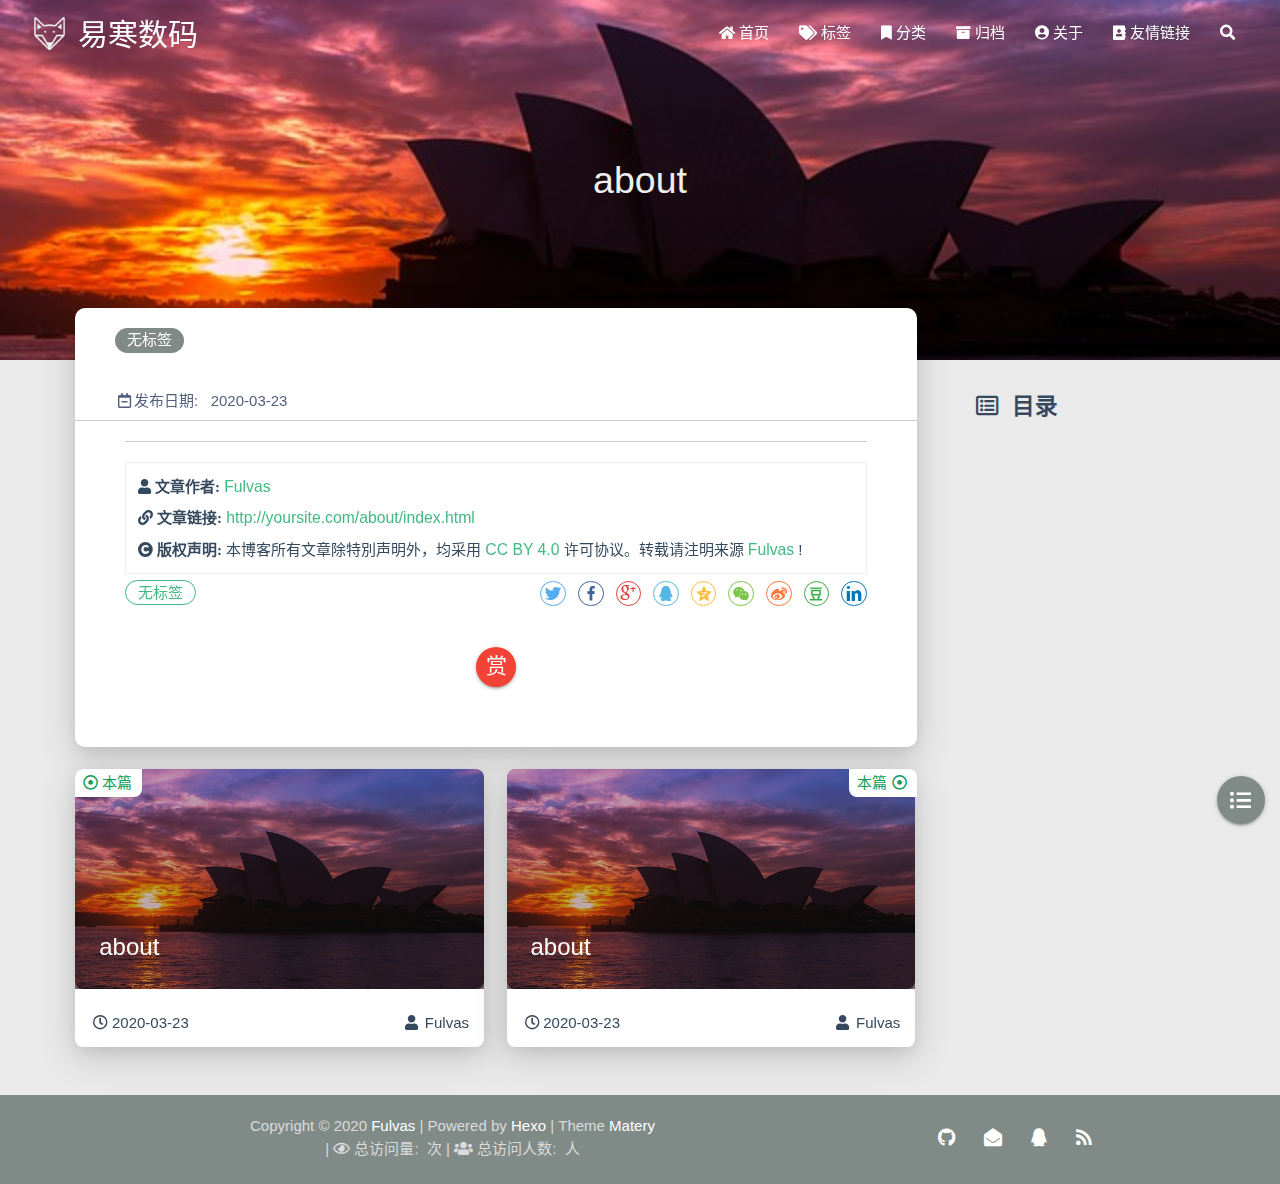
<file: about/index.html>
<!DOCTYPE HTML>
<html lang="zh-CN">


<head>
    <meta charset="utf-8">
    <meta name="keywords" content="关于, 数码,易寒">
    <meta name="description" content="关于 | 易寒数码">
    <meta http-equiv="X-UA-Compatible" content="IE=edge">
    <meta name="viewport" content="width=device-width, initial-scale=1.0, user-scalable=no">
    <meta name="renderer" content="webkit|ie-stand|ie-comp">
    <meta name="mobile-web-app-capable" content="yes">
    <meta name="format-detection" content="telephone=no">
    <meta name="apple-mobile-web-app-capable" content="yes">
    <meta name="apple-mobile-web-app-status-bar-style" content="black-translucent">
    <title>关于 | 易寒数码</title>
    <link rel="icon" type="image/png" href="/favicon.png">

    <link rel="stylesheet" type="text/css" href="/libs/awesome/css/all.css">
    <link rel="stylesheet" type="text/css" href="/libs/materialize/materialize.min.css">
    <link rel="stylesheet" type="text/css" href="/libs/aos/aos.css">
    <link rel="stylesheet" type="text/css" href="/libs/animate/animate.min.css">
    <link rel="stylesheet" type="text/css" href="/libs/lightGallery/css/lightgallery.min.css">
    <link rel="stylesheet" type="text/css" href="/css/matery.css">
    <link rel="stylesheet" type="text/css" href="/css/my.css">
    
    <script src="/libs/jquery/jquery.min.js"></script>
    
<meta name="generator" content="Hexo 4.2.0"><link rel="alternate" href="/atom.xml" title="易寒数码" type="application/atom+xml">
<link rel="stylesheet" href="/css/prism-tomorrow.css" type="text/css"></head>


<body>
    <header class="navbar-fixed">
    <nav id="headNav" class="bg-color nav-transparent">
        <div id="navContainer" class="nav-wrapper head-container">
            <div class="brand-logo">
                <a href="/" class="waves-effect waves-light">
                    
                    <img src="/medias/logo.png" class="logo-img" alt="LOGO">
                    
                    <span class="logo-span">易寒数码</span>
                </a>
            </div>
            

<a href="#" data-target="mobile-nav" class="sidenav-trigger button-collapse"><i class="fas fa-bars"></i></a>
<ul class="right nav-menu">
  
  <li class="hide-on-med-and-down nav-item">
    
    <a href="/" class="waves-effect waves-light">
      
      <i class="fas fa-home" style="zoom: 0.6;"></i>
      
      <span>首页</span>
    </a>
    
  </li>
  
  <li class="hide-on-med-and-down nav-item">
    
    <a href="/tags" class="waves-effect waves-light">
      
      <i class="fas fa-tags" style="zoom: 0.6;"></i>
      
      <span>标签</span>
    </a>
    
  </li>
  
  <li class="hide-on-med-and-down nav-item">
    
    <a href="/categories" class="waves-effect waves-light">
      
      <i class="fas fa-bookmark" style="zoom: 0.6;"></i>
      
      <span>分类</span>
    </a>
    
  </li>
  
  <li class="hide-on-med-and-down nav-item">
    
    <a href="/archives" class="waves-effect waves-light">
      
      <i class="fas fa-archive" style="zoom: 0.6;"></i>
      
      <span>归档</span>
    </a>
    
  </li>
  
  <li class="hide-on-med-and-down nav-item">
    
    <a href="/about" class="waves-effect waves-light">
      
      <i class="fas fa-user-circle" style="zoom: 0.6;"></i>
      
      <span>关于</span>
    </a>
    
  </li>
  
  <li class="hide-on-med-and-down nav-item">
    
    <a href="/friends" class="waves-effect waves-light">
      
      <i class="fas fa-address-book" style="zoom: 0.6;"></i>
      
      <span>友情链接</span>
    </a>
    
  </li>
  
  <li>
    <a href="#searchModal" class="modal-trigger waves-effect waves-light">
      <i id="searchIcon" class="fas fa-search" title="搜索" style="zoom: 0.85;"></i>
    </a>
  </li>
</ul>

<div id="mobile-nav" class="side-nav sidenav">

    <div class="mobile-head bg-color">
        
        <img src="/medias/logo.png" class="logo-img circle responsive-img">
        
        <div class="logo-name">易寒数码</div>
        <div class="logo-desc">
            
            长夜漫漫，惟剑相伴
            
        </div>
    </div>

    

    <ul class="menu-list mobile-menu-list">
        
        <li class="m-nav-item">
	  
		<a href="/" class="waves-effect waves-light">
			
			    <i class="fa-fw fas fa-home"></i>
			
			首页
		</a>
          
        </li>
        
        <li class="m-nav-item">
	  
		<a href="/tags" class="waves-effect waves-light">
			
			    <i class="fa-fw fas fa-tags"></i>
			
			标签
		</a>
          
        </li>
        
        <li class="m-nav-item">
	  
		<a href="/categories" class="waves-effect waves-light">
			
			    <i class="fa-fw fas fa-bookmark"></i>
			
			分类
		</a>
          
        </li>
        
        <li class="m-nav-item">
	  
		<a href="/archives" class="waves-effect waves-light">
			
			    <i class="fa-fw fas fa-archive"></i>
			
			归档
		</a>
          
        </li>
        
        <li class="m-nav-item">
	  
		<a href="/about" class="waves-effect waves-light">
			
			    <i class="fa-fw fas fa-user-circle"></i>
			
			关于
		</a>
          
        </li>
        
        <li class="m-nav-item">
	  
		<a href="/friends" class="waves-effect waves-light">
			
			    <i class="fa-fw fas fa-address-book"></i>
			
			友情链接
		</a>
          
        </li>
        
        
        <li><div class="divider"></div></li>
        <li>
            <a href="https://github.com/blinkfox/hexo-theme-matery" class="waves-effect waves-light" target="_blank">
                <i class="fab fa-github-square fa-fw"></i>Fork Me
            </a>
        </li>
        
    </ul>
</div>

        </div>

        
            <style>
    .nav-transparent .github-corner {
        display: none !important;
    }

    .github-corner {
        position: absolute;
        z-index: 10;
        top: 0;
        right: 0;
        border: 0;
        transform: scale(1.1);
    }

    .github-corner svg {
        color: #0f9d58;
        fill: #fff;
        height: 64px;
        width: 64px;
    }

    .github-corner:hover .octo-arm {
        animation: a 0.56s ease-in-out;
    }

    .github-corner .octo-arm {
        animation: none;
    }

    @keyframes a {
        0%,
        to {
            transform: rotate(0);
        }
        20%,
        60% {
            transform: rotate(-25deg);
        }
        40%,
        80% {
            transform: rotate(10deg);
        }
    }
</style>

<a href="https://github.com/blinkfox/hexo-theme-matery" class="github-corner tooltipped hide-on-med-and-down" target="_blank"
   data-tooltip="Fork Me" data-position="left" data-delay="50">
    <svg viewBox="0 0 250 250" aria-hidden="true">
        <path d="M0,0 L115,115 L130,115 L142,142 L250,250 L250,0 Z"></path>
        <path d="M128.3,109.0 C113.8,99.7 119.0,89.6 119.0,89.6 C122.0,82.7 120.5,78.6 120.5,78.6 C119.2,72.0 123.4,76.3 123.4,76.3 C127.3,80.9 125.5,87.3 125.5,87.3 C122.9,97.6 130.6,101.9 134.4,103.2"
              fill="currentColor" style="transform-origin: 130px 106px;" class="octo-arm"></path>
        <path d="M115.0,115.0 C114.9,115.1 118.7,116.5 119.8,115.4 L133.7,101.6 C136.9,99.2 139.9,98.4 142.2,98.6 C133.8,88.0 127.5,74.4 143.8,58.0 C148.5,53.4 154.0,51.2 159.7,51.0 C160.3,49.4 163.2,43.6 171.4,40.1 C171.4,40.1 176.1,42.5 178.8,56.2 C183.1,58.6 187.2,61.8 190.9,65.4 C194.5,69.0 197.7,73.2 200.1,77.6 C213.8,80.2 216.3,84.9 216.3,84.9 C212.7,93.1 206.9,96.0 205.4,96.6 C205.1,102.4 203.0,107.8 198.3,112.5 C181.9,128.9 168.3,122.5 157.7,114.1 C157.9,116.9 156.7,120.9 152.7,124.9 L141.0,136.5 C139.8,137.7 141.6,141.9 141.8,141.8 Z"
              fill="currentColor" class="octo-body"></path>
    </svg>
</a>
        
    </nav>

</header>

    



<div class="bg-cover pd-header post-cover" style="background-image: url('/medias/featureimages/5.jpg')">
    <div class="container" style="right: 0px;left: 0px;">
        <div class="row">
            <div class="col s12 m12 l12">
                <div class="brand">
                    <h1 class="description center-align post-title">about</h1>
                </div>
            </div>
        </div>
    </div>
</div>




<main class="post-container content">

    
    <link rel="stylesheet" href="/libs/tocbot/tocbot.css">
<style>
    #articleContent h1::before,
    #articleContent h2::before,
    #articleContent h3::before,
    #articleContent h4::before,
    #articleContent h5::before,
    #articleContent h6::before {
        display: block;
        content: " ";
        height: 100px;
        margin-top: -100px;
        visibility: hidden;
    }

    #articleContent :focus {
        outline: none;
    }

    .toc-fixed {
        position: fixed;
        top: 64px;
    }

    .toc-widget {
        width: 345px;
        padding-left: 20px;
    }

    .toc-widget .toc-title {
        margin: 35px 0 15px 0;
        padding-left: 17px;
        font-size: 1.5rem;
        font-weight: bold;
        line-height: 1.5rem;
    }

    .toc-widget ol {
        padding: 0;
        list-style: none;
    }

    #toc-content {
        height: calc(100vh - 250px);
        overflow: auto;
    }

    #toc-content ol {
        padding-left: 10px;
    }

    #toc-content ol li {
        padding-left: 10px;
    }

    #toc-content .toc-link:hover {
        color: #42b983;
        font-weight: 700;
        text-decoration: underline;
    }

    #toc-content .toc-link::before {
        background-color: transparent;
        max-height: 25px;
    }

    #toc-content .is-active-link {
        color: #42b983;
    }

    #toc-content .is-active-link::before {
        background-color: #42b983;
    }

    #floating-toc-btn {
        position: fixed;
        right: 15px;
        bottom: 76px;
        padding-top: 15px;
        margin-bottom: 0;
        z-index: 998;
    }

    #floating-toc-btn .btn-floating {
        width: 48px;
        height: 48px;
    }

    #floating-toc-btn .btn-floating i {
        line-height: 48px;
        font-size: 1.4rem;
    }
</style>
<div class="row">
    <div id="main-content" class="col s12 m12 l9">
        <!-- 文章内容详情 -->
<div id="artDetail">
    <div class="card">
        <div class="card-content article-info">
            <div class="row tag-cate">
                <div class="col s7">
                    
                          <div class="article-tag">
                            <span class="chip bg-color">无标签</span>
                          </div>
                    
                </div>
                <div class="col s5 right-align">
                    
                </div>
            </div>

            <div class="post-info">
                
                <div class="post-date info-break-policy">
                    <i class="far fa-calendar-minus fa-fw"></i>发布日期:&nbsp;&nbsp;
                    2020-03-23
                </div>
                

                

                

                
				
                
            </div>
            
        </div>
        <hr class="clearfix">
        <div class="card-content article-card-content">
            <div id="articleContent">
                
            </div>
            <hr/>

            

    <div class="reprint" id="reprint-statement">
        
            <div class="reprint__author">
                <span class="reprint-meta" style="font-weight: bold;">
                    <i class="fas fa-user">
                        文章作者:
                    </i>
                </span>
                <span class="reprint-info">
                    <a href="http://yoursite.com" rel="external nofollow noreferrer">Fulvas</a>
                </span>
            </div>
            <div class="reprint__type">
                <span class="reprint-meta" style="font-weight: bold;">
                    <i class="fas fa-link">
                        文章链接:
                    </i>
                </span>
                <span class="reprint-info">
                    <a href="http://yoursite.com/about/index.html">http://yoursite.com/about/index.html</a>
                </span>
            </div>
            <div class="reprint__notice">
                <span class="reprint-meta" style="font-weight: bold;">
                    <i class="fas fa-copyright">
                        版权声明:
                    </i>
                </span>
                <span class="reprint-info">
                    本博客所有文章除特別声明外，均采用
                    <a href="https://creativecommons.org/licenses/by/4.0/deed.zh" rel="external nofollow noreferrer" target="_blank">CC BY 4.0</a>
                    许可协议。转载请注明来源
                    <a href="http://yoursite.com" target="_blank">Fulvas</a>
                    !
                </span>
            </div>
        
    </div>

    <script async defer>
      document.addEventListener("copy", function (e) {
        let toastHTML = '<span>复制成功，请遵循本文的转载规则</span><button class="btn-flat toast-action" onclick="navToReprintStatement()" style="font-size: smaller">查看</a>';
        M.toast({html: toastHTML})
      });

      function navToReprintStatement() {
        $("html, body").animate({scrollTop: $("#reprint-statement").offset().top - 80}, 800);
      }
    </script>



            <div class="tag_share" style="display: block;">
                <div class="post-meta__tag-list" style="display: inline-block;">
                    
                        <div class="article-tag">
                            <span class="chip bg-color">无标签</span>
                        </div>
                    
                </div>
                <div class="post_share" style="zoom: 80%; width: fit-content; display: inline-block; float: right; margin: -0.15rem 0;">
                    <link rel="stylesheet" type="text/css" href="/libs/share/css/share.min.css">

<div id="article-share">
    
    
    <div class="social-share" data-sites="twitter,facebook,google,qq,qzone,wechat,weibo,douban,linkedin" data-wechat-qrcode-helper="<p>微信扫一扫即可分享！</p>"></div>
    <script src="/libs/share/js/social-share.min.js"></script>
    

    

</div>

                </div>
            </div>
            
                <style>
    #reward {
        margin: 40px 0;
        text-align: center;
    }

    #reward .reward-link {
        font-size: 1.4rem;
        line-height: 38px;
    }

    #reward .btn-floating:hover {
        box-shadow: 0 6px 12px rgba(0, 0, 0, 0.2), 0 5px 15px rgba(0, 0, 0, 0.2);
    }

    #rewardModal {
        width: 320px;
        height: 350px;
    }

    #rewardModal .reward-title {
        margin: 15px auto;
        padding-bottom: 5px;
    }

    #rewardModal .modal-content {
        padding: 10px;
    }

    #rewardModal .close {
        position: absolute;
        right: 15px;
        top: 15px;
        color: rgba(0, 0, 0, 0.5);
        font-size: 1.3rem;
        line-height: 20px;
        cursor: pointer;
    }

    #rewardModal .close:hover {
        color: #ef5350;
        transform: scale(1.3);
        -moz-transform:scale(1.3);
        -webkit-transform:scale(1.3);
        -o-transform:scale(1.3);
    }

    #rewardModal .reward-tabs {
        margin: 0 auto;
        width: 210px;
    }

    .reward-tabs .tabs {
        height: 38px;
        margin: 10px auto;
        padding-left: 0;
    }

    .reward-content ul {
        padding-left: 0 !important;
    }

    .reward-tabs .tabs .tab {
        height: 38px;
        line-height: 38px;
    }

    .reward-tabs .tab a {
        color: #fff;
        background-color: #ccc;
    }

    .reward-tabs .tab a:hover {
        background-color: #ccc;
        color: #fff;
    }

    .reward-tabs .wechat-tab .active {
        color: #fff !important;
        background-color: #22AB38 !important;
    }

    .reward-tabs .alipay-tab .active {
        color: #fff !important;
        background-color: #019FE8 !important;
    }

    .reward-tabs .reward-img {
        width: 210px;
        height: 210px;
    }
</style>

<div id="reward">
    <a href="#rewardModal" class="reward-link modal-trigger btn-floating btn-medium waves-effect waves-light red">赏</a>

    <!-- Modal Structure -->
    <div id="rewardModal" class="modal">
        <div class="modal-content">
            <a class="close modal-close"><i class="fas fa-times"></i></a>
            <h4 class="reward-title">你的赏识是我前进的动力</h4>
            <div class="reward-content">
                <div class="reward-tabs">
                    <ul class="tabs row">
                        <li class="tab col s6 alipay-tab waves-effect waves-light"><a href="#alipay">支付宝</a></li>
                        <li class="tab col s6 wechat-tab waves-effect waves-light"><a href="#wechat">微 信</a></li>
                    </ul>
                    <div id="alipay">
                        <img src="/medias/reward/alipay.jpg" class="reward-img" alt="支付宝打赏二维码">
                    </div>
                    <div id="wechat">
                        <img src="/medias/reward/wechat.png" class="reward-img" alt="微信打赏二维码">
                    </div>
                </div>
            </div>
        </div>
    </div>
</div>

<script>
    $(function () {
        $('.tabs').tabs();
    });
</script>
            
        </div>
    </div>

    

    

    

    

    

    

<article id="prenext-posts" class="prev-next articles">
    <div class="row article-row">
        
        <div class="article col s12 m6" data-aos="fade-up" data-aos="fade-up">
            <div class="article-badge left-badge text-color">
                <i class="far fa-dot-circle"></i>&nbsp;本篇
            </div>
            <div class="card">
                <a href="/about/index.html">
                    <div class="card-image">
                        
                        
                        <img src="/medias/featureimages/5.jpg" class="responsive-img" alt="about">
                        
                        <span class="card-title">about</span>
                    </div>
                </a>
                <div class="card-content article-content">
                    <div class="summary block-with-text">
                        
                            
                        
                    </div>
                    <div class="publish-info">
                            <span class="publish-date">
                                <i class="far fa-clock fa-fw icon-date"></i>2020-03-23
                            </span>
                        <span class="publish-author">
                            
                            <i class="fas fa-user fa-fw"></i>
                            Fulvas
                            
                        </span>
                    </div>
                </div>

                
            </div>
        </div>
        
        
        <div class="article col s12 m6" data-aos="fade-up">
            <div class="article-badge right-badge text-color">
                本篇&nbsp;<i class="far fa-dot-circle"></i>
            </div>
            <div class="card">
                <a href="/about/index.html">
                    <div class="card-image">
                        
                        
                        <img src="/medias/featureimages/5.jpg" class="responsive-img" alt="about">
                        
                        <span class="card-title">about</span>
                    </div>
                </a>
                <div class="card-content article-content">
                    <div class="summary block-with-text">
                        
                            
                        
                    </div>
                    <div class="publish-info">
                            <span class="publish-date">
                                <i class="far fa-clock fa-fw icon-date"></i>2020-03-23
                            </span>
                        <span class="publish-author">
                            
                            <i class="fas fa-user fa-fw"></i>
                            Fulvas
                            
                        </span>
                    </div>
                </div>

                
            </div>
        </div>
        
    </div>
</article>

</div>



<!-- 代码块功能依赖 -->
<script type="text/javascript" src="/libs/codeBlock/codeBlockFuction.js"></script>

<!-- 代码语言 -->

<script type="text/javascript" src="/libs/codeBlock/codeLang.js"></script>

    
<!-- 代码块复制 -->

<script type="text/javascript" src="/libs/codeBlock/codeCopy.js"></script>


<!-- 代码块收缩 -->

<script type="text/javascript" src="/libs/codeBlock/codeShrink.js"></script>


<!-- 代码块折行 -->

<style type="text/css">
code[class*="language-"], pre[class*="language-"] { white-space: pre !important; }
</style>

    </div>
    <div id="toc-aside" class="expanded col l3 hide-on-med-and-down">
        <div class="toc-widget">
            <div class="toc-title"><i class="far fa-list-alt"></i>&nbsp;&nbsp;目录</div>
            <div id="toc-content"></div>
        </div>
    </div>
</div>

<!-- TOC 悬浮按钮. -->

<div id="floating-toc-btn" class="hide-on-med-and-down">
    <a class="btn-floating btn-large bg-color">
        <i class="fas fa-list-ul"></i>
    </a>
</div>


<script src="/libs/tocbot/tocbot.min.js"></script>
<script>
    $(function () {
        tocbot.init({
            tocSelector: '#toc-content',
            contentSelector: '#articleContent',
            headingsOffset: -($(window).height() * 0.4 - 45),
            collapseDepth: Number('0'),
            headingSelector: 'h2, h3, h4'
        });

        // modify the toc link href to support Chinese.
        let i = 0;
        let tocHeading = 'toc-heading-';
        $('#toc-content a').each(function () {
            $(this).attr('href', '#' + tocHeading + (++i));
        });

        // modify the heading title id to support Chinese.
        i = 0;
        $('#articleContent').children('h2, h3, h4').each(function () {
            $(this).attr('id', tocHeading + (++i));
        });

        // Set scroll toc fixed.
        let tocHeight = parseInt($(window).height() * 0.4 - 64);
        let $tocWidget = $('.toc-widget');
        $(window).scroll(function () {
            let scroll = $(window).scrollTop();
            /* add post toc fixed. */
            if (scroll > tocHeight) {
                $tocWidget.addClass('toc-fixed');
            } else {
                $tocWidget.removeClass('toc-fixed');
            }
        });

        
        /* 修复文章卡片 div 的宽度. */
        let fixPostCardWidth = function (srcId, targetId) {
            let srcDiv = $('#' + srcId);
            if (srcDiv.length === 0) {
                return;
            }

            let w = srcDiv.width();
            if (w >= 450) {
                w = w + 21;
            } else if (w >= 350 && w < 450) {
                w = w + 18;
            } else if (w >= 300 && w < 350) {
                w = w + 16;
            } else {
                w = w + 14;
            }
            $('#' + targetId).width(w);
        };

        // 切换TOC目录展开收缩的相关操作.
        const expandedClass = 'expanded';
        let $tocAside = $('#toc-aside');
        let $mainContent = $('#main-content');
        $('#floating-toc-btn .btn-floating').click(function () {
            if ($tocAside.hasClass(expandedClass)) {
                $tocAside.removeClass(expandedClass).hide();
                $mainContent.removeClass('l9');
            } else {
                $tocAside.addClass(expandedClass).show();
                $mainContent.addClass('l9');
            }
            fixPostCardWidth('artDetail', 'prenext-posts');
        });
        
    });
</script>

    

</main>



    <footer class="page-footer bg-color">
    <div class="container row center-align" style="margin-bottom: 0px !important;">
        <div class="col s12 m8 l8 copy-right">
            Copyright&nbsp;&copy;
            <span id="year">2020</span>
            <a href="http://yoursite.com" target="_blank">Fulvas</a>
            |&nbsp;Powered by&nbsp;<a href="https://hexo.io/" target="_blank">Hexo</a>
            |&nbsp;Theme&nbsp;<a href="https://github.com/blinkfox/hexo-theme-matery" target="_blank">Matery</a>
            <br>
            
            
            
            
            
            
            <span id="busuanzi_container_site_pv">
                |&nbsp;<i class="far fa-eye"></i>&nbsp;总访问量:&nbsp;<span id="busuanzi_value_site_pv"
                    class="white-color"></span>&nbsp;次
            </span>
            
            
            <span id="busuanzi_container_site_uv">
                |&nbsp;<i class="fas fa-users"></i>&nbsp;总访问人数:&nbsp;<span id="busuanzi_value_site_uv"
                    class="white-color"></span>&nbsp;人
            </span>
            
            <br>
            
            <br>
            
        </div>
        <div class="col s12 m4 l4 social-link social-statis">
    <a href="https://github.com/YHSM" class="tooltipped" target="_blank" data-tooltip="访问我的GitHub" data-position="top" data-delay="50">
        <i class="fab fa-github"></i>
    </a>



    <a href="mailto:773108107@qq.com" class="tooltipped" target="_blank" data-tooltip="邮件联系我" data-position="top" data-delay="50">
        <i class="fas fa-envelope-open"></i>
    </a>







    <a href="tencent://AddContact/?fromId=50&fromSubId=1&subcmd=all&uin=773108107" class="tooltipped" target="_blank" data-tooltip="QQ联系我: 773108107" data-position="top" data-delay="50">
        <i class="fab fa-qq"></i>
    </a>







    <a href="/atom.xml" class="tooltipped" target="_blank" data-tooltip="RSS 订阅" data-position="top" data-delay="50">
        <i class="fas fa-rss"></i>
    </a>

</div>
    </div>
</footer>

<div class="progress-bar"></div>


    <!-- 搜索遮罩框 -->
<div id="searchModal" class="modal">
    <div class="modal-content">
        <div class="search-header">
            <span class="title"><i class="fas fa-search"></i>&nbsp;&nbsp;搜索</span>
            <input type="search" id="searchInput" name="s" placeholder="请输入搜索的关键字"
                   class="search-input">
        </div>
        <div id="searchResult"></div>
    </div>
</div>

<script src="/js/search.js"></script>
<script type="text/javascript">
$(function () {
    searchFunc("/" + "search.xml", 'searchInput', 'searchResult');
});
</script>
    <!-- 回到顶部按钮 -->
<div id="backTop" class="top-scroll">
    <a class="btn-floating btn-large waves-effect waves-light" href="#!">
        <i class="fas fa-arrow-up"></i>
    </a>
</div>


    <script src="/libs/materialize/materialize.min.js"></script>
    <script src="/libs/masonry/masonry.pkgd.min.js"></script>
    <script src="/libs/aos/aos.js"></script>
    <script src="/libs/scrollprogress/scrollProgress.min.js"></script>
    <script src="/libs/lightGallery/js/lightgallery-all.min.js"></script>
    <script src="/js/matery.js"></script>

    <!-- Global site tag (gtag.js) - Google Analytics -->


    <!-- Baidu Analytics -->

    <!-- Baidu Push -->

<script>
    (function () {
        var bp = document.createElement('script');
        var curProtocol = window.location.protocol.split(':')[0];
        if (curProtocol === 'https') {
            bp.src = 'https://zz.bdstatic.com/linksubmit/push.js';
        } else {
            bp.src = 'http://push.zhanzhang.baidu.com/push.js';
        }
        var s = document.getElementsByTagName("script")[0];
        s.parentNode.insertBefore(bp, s);
    })();
</script>

    
    <script src="/libs/others/clicklove.js" async="async"></script>
    
    
    <script async src="/libs/others/busuanzi.pure.mini.js"></script>
    

    

    

    

    

    
    
    
    <script src="/libs/instantpage/instantpage.js" type="module"></script>
    

</body>

</html>
</file>
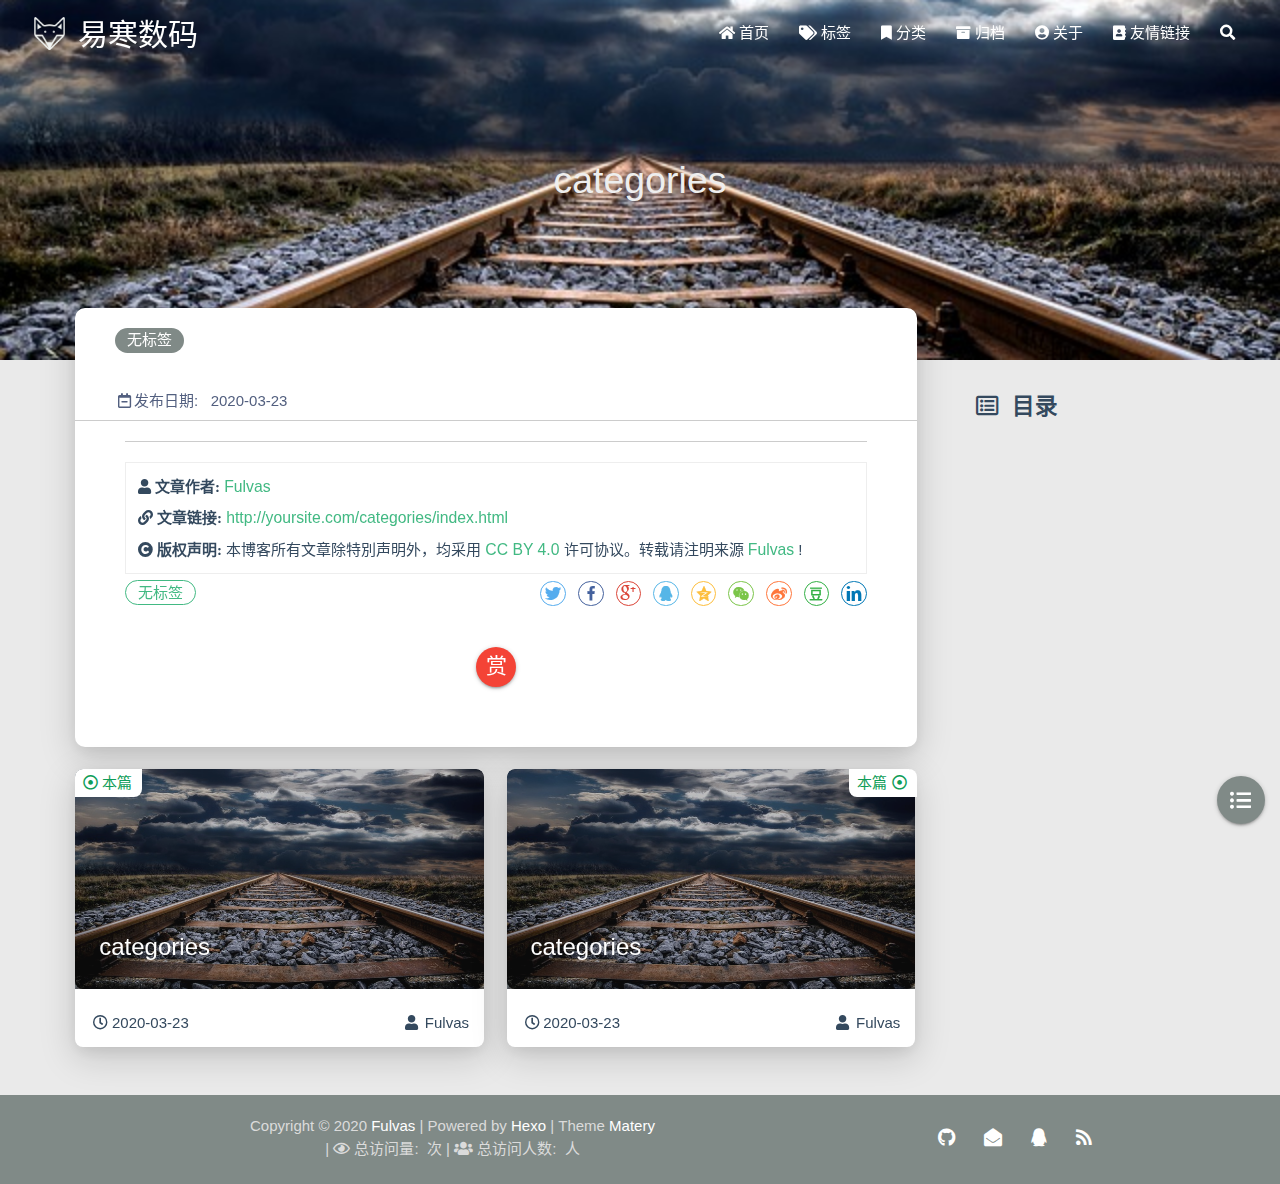
<file: categories/index.html>
<!DOCTYPE HTML>
<html lang="zh-CN">


<head>
    <meta charset="utf-8">
    <meta name="keywords" content="分类, 数码,易寒">
    <meta name="description" content="分类 | 易寒数码">
    <meta http-equiv="X-UA-Compatible" content="IE=edge">
    <meta name="viewport" content="width=device-width, initial-scale=1.0, user-scalable=no">
    <meta name="renderer" content="webkit|ie-stand|ie-comp">
    <meta name="mobile-web-app-capable" content="yes">
    <meta name="format-detection" content="telephone=no">
    <meta name="apple-mobile-web-app-capable" content="yes">
    <meta name="apple-mobile-web-app-status-bar-style" content="black-translucent">
    <title>分类 | 易寒数码</title>
    <link rel="icon" type="image/png" href="/favicon.png">

    <link rel="stylesheet" type="text/css" href="/libs/awesome/css/all.css">
    <link rel="stylesheet" type="text/css" href="/libs/materialize/materialize.min.css">
    <link rel="stylesheet" type="text/css" href="/libs/aos/aos.css">
    <link rel="stylesheet" type="text/css" href="/libs/animate/animate.min.css">
    <link rel="stylesheet" type="text/css" href="/libs/lightGallery/css/lightgallery.min.css">
    <link rel="stylesheet" type="text/css" href="/css/matery.css">
    <link rel="stylesheet" type="text/css" href="/css/my.css">
    
    <script src="/libs/jquery/jquery.min.js"></script>
    
<meta name="generator" content="Hexo 4.2.0"><link rel="alternate" href="/atom.xml" title="易寒数码" type="application/atom+xml">
<link rel="stylesheet" href="/css/prism-tomorrow.css" type="text/css"></head>


<body>
    <header class="navbar-fixed">
    <nav id="headNav" class="bg-color nav-transparent">
        <div id="navContainer" class="nav-wrapper head-container">
            <div class="brand-logo">
                <a href="/" class="waves-effect waves-light">
                    
                    <img src="/medias/logo.png" class="logo-img" alt="LOGO">
                    
                    <span class="logo-span">易寒数码</span>
                </a>
            </div>
            

<a href="#" data-target="mobile-nav" class="sidenav-trigger button-collapse"><i class="fas fa-bars"></i></a>
<ul class="right nav-menu">
  
  <li class="hide-on-med-and-down nav-item">
    
    <a href="/" class="waves-effect waves-light">
      
      <i class="fas fa-home" style="zoom: 0.6;"></i>
      
      <span>首页</span>
    </a>
    
  </li>
  
  <li class="hide-on-med-and-down nav-item">
    
    <a href="/tags" class="waves-effect waves-light">
      
      <i class="fas fa-tags" style="zoom: 0.6;"></i>
      
      <span>标签</span>
    </a>
    
  </li>
  
  <li class="hide-on-med-and-down nav-item">
    
    <a href="/categories" class="waves-effect waves-light">
      
      <i class="fas fa-bookmark" style="zoom: 0.6;"></i>
      
      <span>分类</span>
    </a>
    
  </li>
  
  <li class="hide-on-med-and-down nav-item">
    
    <a href="/archives" class="waves-effect waves-light">
      
      <i class="fas fa-archive" style="zoom: 0.6;"></i>
      
      <span>归档</span>
    </a>
    
  </li>
  
  <li class="hide-on-med-and-down nav-item">
    
    <a href="/about" class="waves-effect waves-light">
      
      <i class="fas fa-user-circle" style="zoom: 0.6;"></i>
      
      <span>关于</span>
    </a>
    
  </li>
  
  <li class="hide-on-med-and-down nav-item">
    
    <a href="/friends" class="waves-effect waves-light">
      
      <i class="fas fa-address-book" style="zoom: 0.6;"></i>
      
      <span>友情链接</span>
    </a>
    
  </li>
  
  <li>
    <a href="#searchModal" class="modal-trigger waves-effect waves-light">
      <i id="searchIcon" class="fas fa-search" title="搜索" style="zoom: 0.85;"></i>
    </a>
  </li>
</ul>

<div id="mobile-nav" class="side-nav sidenav">

    <div class="mobile-head bg-color">
        
        <img src="/medias/logo.png" class="logo-img circle responsive-img">
        
        <div class="logo-name">易寒数码</div>
        <div class="logo-desc">
            
            长夜漫漫，惟剑相伴
            
        </div>
    </div>

    

    <ul class="menu-list mobile-menu-list">
        
        <li class="m-nav-item">
	  
		<a href="/" class="waves-effect waves-light">
			
			    <i class="fa-fw fas fa-home"></i>
			
			首页
		</a>
          
        </li>
        
        <li class="m-nav-item">
	  
		<a href="/tags" class="waves-effect waves-light">
			
			    <i class="fa-fw fas fa-tags"></i>
			
			标签
		</a>
          
        </li>
        
        <li class="m-nav-item">
	  
		<a href="/categories" class="waves-effect waves-light">
			
			    <i class="fa-fw fas fa-bookmark"></i>
			
			分类
		</a>
          
        </li>
        
        <li class="m-nav-item">
	  
		<a href="/archives" class="waves-effect waves-light">
			
			    <i class="fa-fw fas fa-archive"></i>
			
			归档
		</a>
          
        </li>
        
        <li class="m-nav-item">
	  
		<a href="/about" class="waves-effect waves-light">
			
			    <i class="fa-fw fas fa-user-circle"></i>
			
			关于
		</a>
          
        </li>
        
        <li class="m-nav-item">
	  
		<a href="/friends" class="waves-effect waves-light">
			
			    <i class="fa-fw fas fa-address-book"></i>
			
			友情链接
		</a>
          
        </li>
        
        
        <li><div class="divider"></div></li>
        <li>
            <a href="https://github.com/blinkfox/hexo-theme-matery" class="waves-effect waves-light" target="_blank">
                <i class="fab fa-github-square fa-fw"></i>Fork Me
            </a>
        </li>
        
    </ul>
</div>

        </div>

        
            <style>
    .nav-transparent .github-corner {
        display: none !important;
    }

    .github-corner {
        position: absolute;
        z-index: 10;
        top: 0;
        right: 0;
        border: 0;
        transform: scale(1.1);
    }

    .github-corner svg {
        color: #0f9d58;
        fill: #fff;
        height: 64px;
        width: 64px;
    }

    .github-corner:hover .octo-arm {
        animation: a 0.56s ease-in-out;
    }

    .github-corner .octo-arm {
        animation: none;
    }

    @keyframes a {
        0%,
        to {
            transform: rotate(0);
        }
        20%,
        60% {
            transform: rotate(-25deg);
        }
        40%,
        80% {
            transform: rotate(10deg);
        }
    }
</style>

<a href="https://github.com/blinkfox/hexo-theme-matery" class="github-corner tooltipped hide-on-med-and-down" target="_blank"
   data-tooltip="Fork Me" data-position="left" data-delay="50">
    <svg viewBox="0 0 250 250" aria-hidden="true">
        <path d="M0,0 L115,115 L130,115 L142,142 L250,250 L250,0 Z"></path>
        <path d="M128.3,109.0 C113.8,99.7 119.0,89.6 119.0,89.6 C122.0,82.7 120.5,78.6 120.5,78.6 C119.2,72.0 123.4,76.3 123.4,76.3 C127.3,80.9 125.5,87.3 125.5,87.3 C122.9,97.6 130.6,101.9 134.4,103.2"
              fill="currentColor" style="transform-origin: 130px 106px;" class="octo-arm"></path>
        <path d="M115.0,115.0 C114.9,115.1 118.7,116.5 119.8,115.4 L133.7,101.6 C136.9,99.2 139.9,98.4 142.2,98.6 C133.8,88.0 127.5,74.4 143.8,58.0 C148.5,53.4 154.0,51.2 159.7,51.0 C160.3,49.4 163.2,43.6 171.4,40.1 C171.4,40.1 176.1,42.5 178.8,56.2 C183.1,58.6 187.2,61.8 190.9,65.4 C194.5,69.0 197.7,73.2 200.1,77.6 C213.8,80.2 216.3,84.9 216.3,84.9 C212.7,93.1 206.9,96.0 205.4,96.6 C205.1,102.4 203.0,107.8 198.3,112.5 C181.9,128.9 168.3,122.5 157.7,114.1 C157.9,116.9 156.7,120.9 152.7,124.9 L141.0,136.5 C139.8,137.7 141.6,141.9 141.8,141.8 Z"
              fill="currentColor" class="octo-body"></path>
    </svg>
</a>
        
    </nav>

</header>

    



<div class="bg-cover pd-header post-cover" style="background-image: url('/medias/featureimages/12.jpg')">
    <div class="container" style="right: 0px;left: 0px;">
        <div class="row">
            <div class="col s12 m12 l12">
                <div class="brand">
                    <h1 class="description center-align post-title">categories</h1>
                </div>
            </div>
        </div>
    </div>
</div>




<main class="post-container content">

    
    <link rel="stylesheet" href="/libs/tocbot/tocbot.css">
<style>
    #articleContent h1::before,
    #articleContent h2::before,
    #articleContent h3::before,
    #articleContent h4::before,
    #articleContent h5::before,
    #articleContent h6::before {
        display: block;
        content: " ";
        height: 100px;
        margin-top: -100px;
        visibility: hidden;
    }

    #articleContent :focus {
        outline: none;
    }

    .toc-fixed {
        position: fixed;
        top: 64px;
    }

    .toc-widget {
        width: 345px;
        padding-left: 20px;
    }

    .toc-widget .toc-title {
        margin: 35px 0 15px 0;
        padding-left: 17px;
        font-size: 1.5rem;
        font-weight: bold;
        line-height: 1.5rem;
    }

    .toc-widget ol {
        padding: 0;
        list-style: none;
    }

    #toc-content {
        height: calc(100vh - 250px);
        overflow: auto;
    }

    #toc-content ol {
        padding-left: 10px;
    }

    #toc-content ol li {
        padding-left: 10px;
    }

    #toc-content .toc-link:hover {
        color: #42b983;
        font-weight: 700;
        text-decoration: underline;
    }

    #toc-content .toc-link::before {
        background-color: transparent;
        max-height: 25px;
    }

    #toc-content .is-active-link {
        color: #42b983;
    }

    #toc-content .is-active-link::before {
        background-color: #42b983;
    }

    #floating-toc-btn {
        position: fixed;
        right: 15px;
        bottom: 76px;
        padding-top: 15px;
        margin-bottom: 0;
        z-index: 998;
    }

    #floating-toc-btn .btn-floating {
        width: 48px;
        height: 48px;
    }

    #floating-toc-btn .btn-floating i {
        line-height: 48px;
        font-size: 1.4rem;
    }
</style>
<div class="row">
    <div id="main-content" class="col s12 m12 l9">
        <!-- 文章内容详情 -->
<div id="artDetail">
    <div class="card">
        <div class="card-content article-info">
            <div class="row tag-cate">
                <div class="col s7">
                    
                          <div class="article-tag">
                            <span class="chip bg-color">无标签</span>
                          </div>
                    
                </div>
                <div class="col s5 right-align">
                    
                </div>
            </div>

            <div class="post-info">
                
                <div class="post-date info-break-policy">
                    <i class="far fa-calendar-minus fa-fw"></i>发布日期:&nbsp;&nbsp;
                    2020-03-23
                </div>
                

                

                

                
				
                
            </div>
            
        </div>
        <hr class="clearfix">
        <div class="card-content article-card-content">
            <div id="articleContent">
                
            </div>
            <hr/>

            

    <div class="reprint" id="reprint-statement">
        
            <div class="reprint__author">
                <span class="reprint-meta" style="font-weight: bold;">
                    <i class="fas fa-user">
                        文章作者:
                    </i>
                </span>
                <span class="reprint-info">
                    <a href="http://yoursite.com" rel="external nofollow noreferrer">Fulvas</a>
                </span>
            </div>
            <div class="reprint__type">
                <span class="reprint-meta" style="font-weight: bold;">
                    <i class="fas fa-link">
                        文章链接:
                    </i>
                </span>
                <span class="reprint-info">
                    <a href="http://yoursite.com/categories/index.html">http://yoursite.com/categories/index.html</a>
                </span>
            </div>
            <div class="reprint__notice">
                <span class="reprint-meta" style="font-weight: bold;">
                    <i class="fas fa-copyright">
                        版权声明:
                    </i>
                </span>
                <span class="reprint-info">
                    本博客所有文章除特別声明外，均采用
                    <a href="https://creativecommons.org/licenses/by/4.0/deed.zh" rel="external nofollow noreferrer" target="_blank">CC BY 4.0</a>
                    许可协议。转载请注明来源
                    <a href="http://yoursite.com" target="_blank">Fulvas</a>
                    !
                </span>
            </div>
        
    </div>

    <script async defer>
      document.addEventListener("copy", function (e) {
        let toastHTML = '<span>复制成功，请遵循本文的转载规则</span><button class="btn-flat toast-action" onclick="navToReprintStatement()" style="font-size: smaller">查看</a>';
        M.toast({html: toastHTML})
      });

      function navToReprintStatement() {
        $("html, body").animate({scrollTop: $("#reprint-statement").offset().top - 80}, 800);
      }
    </script>



            <div class="tag_share" style="display: block;">
                <div class="post-meta__tag-list" style="display: inline-block;">
                    
                        <div class="article-tag">
                            <span class="chip bg-color">无标签</span>
                        </div>
                    
                </div>
                <div class="post_share" style="zoom: 80%; width: fit-content; display: inline-block; float: right; margin: -0.15rem 0;">
                    <link rel="stylesheet" type="text/css" href="/libs/share/css/share.min.css">

<div id="article-share">
    
    
    <div class="social-share" data-sites="twitter,facebook,google,qq,qzone,wechat,weibo,douban,linkedin" data-wechat-qrcode-helper="<p>微信扫一扫即可分享！</p>"></div>
    <script src="/libs/share/js/social-share.min.js"></script>
    

    

</div>

                </div>
            </div>
            
                <style>
    #reward {
        margin: 40px 0;
        text-align: center;
    }

    #reward .reward-link {
        font-size: 1.4rem;
        line-height: 38px;
    }

    #reward .btn-floating:hover {
        box-shadow: 0 6px 12px rgba(0, 0, 0, 0.2), 0 5px 15px rgba(0, 0, 0, 0.2);
    }

    #rewardModal {
        width: 320px;
        height: 350px;
    }

    #rewardModal .reward-title {
        margin: 15px auto;
        padding-bottom: 5px;
    }

    #rewardModal .modal-content {
        padding: 10px;
    }

    #rewardModal .close {
        position: absolute;
        right: 15px;
        top: 15px;
        color: rgba(0, 0, 0, 0.5);
        font-size: 1.3rem;
        line-height: 20px;
        cursor: pointer;
    }

    #rewardModal .close:hover {
        color: #ef5350;
        transform: scale(1.3);
        -moz-transform:scale(1.3);
        -webkit-transform:scale(1.3);
        -o-transform:scale(1.3);
    }

    #rewardModal .reward-tabs {
        margin: 0 auto;
        width: 210px;
    }

    .reward-tabs .tabs {
        height: 38px;
        margin: 10px auto;
        padding-left: 0;
    }

    .reward-content ul {
        padding-left: 0 !important;
    }

    .reward-tabs .tabs .tab {
        height: 38px;
        line-height: 38px;
    }

    .reward-tabs .tab a {
        color: #fff;
        background-color: #ccc;
    }

    .reward-tabs .tab a:hover {
        background-color: #ccc;
        color: #fff;
    }

    .reward-tabs .wechat-tab .active {
        color: #fff !important;
        background-color: #22AB38 !important;
    }

    .reward-tabs .alipay-tab .active {
        color: #fff !important;
        background-color: #019FE8 !important;
    }

    .reward-tabs .reward-img {
        width: 210px;
        height: 210px;
    }
</style>

<div id="reward">
    <a href="#rewardModal" class="reward-link modal-trigger btn-floating btn-medium waves-effect waves-light red">赏</a>

    <!-- Modal Structure -->
    <div id="rewardModal" class="modal">
        <div class="modal-content">
            <a class="close modal-close"><i class="fas fa-times"></i></a>
            <h4 class="reward-title">你的赏识是我前进的动力</h4>
            <div class="reward-content">
                <div class="reward-tabs">
                    <ul class="tabs row">
                        <li class="tab col s6 alipay-tab waves-effect waves-light"><a href="#alipay">支付宝</a></li>
                        <li class="tab col s6 wechat-tab waves-effect waves-light"><a href="#wechat">微 信</a></li>
                    </ul>
                    <div id="alipay">
                        <img src="/medias/reward/alipay.jpg" class="reward-img" alt="支付宝打赏二维码">
                    </div>
                    <div id="wechat">
                        <img src="/medias/reward/wechat.png" class="reward-img" alt="微信打赏二维码">
                    </div>
                </div>
            </div>
        </div>
    </div>
</div>

<script>
    $(function () {
        $('.tabs').tabs();
    });
</script>
            
        </div>
    </div>

    

    

    

    

    

    

<article id="prenext-posts" class="prev-next articles">
    <div class="row article-row">
        
        <div class="article col s12 m6" data-aos="fade-up" data-aos="fade-up">
            <div class="article-badge left-badge text-color">
                <i class="far fa-dot-circle"></i>&nbsp;本篇
            </div>
            <div class="card">
                <a href="/categories/index.html">
                    <div class="card-image">
                        
                        
                        <img src="/medias/featureimages/12.jpg" class="responsive-img" alt="categories">
                        
                        <span class="card-title">categories</span>
                    </div>
                </a>
                <div class="card-content article-content">
                    <div class="summary block-with-text">
                        
                            
                        
                    </div>
                    <div class="publish-info">
                            <span class="publish-date">
                                <i class="far fa-clock fa-fw icon-date"></i>2020-03-23
                            </span>
                        <span class="publish-author">
                            
                            <i class="fas fa-user fa-fw"></i>
                            Fulvas
                            
                        </span>
                    </div>
                </div>

                
            </div>
        </div>
        
        
        <div class="article col s12 m6" data-aos="fade-up">
            <div class="article-badge right-badge text-color">
                本篇&nbsp;<i class="far fa-dot-circle"></i>
            </div>
            <div class="card">
                <a href="/categories/index.html">
                    <div class="card-image">
                        
                        
                        <img src="/medias/featureimages/12.jpg" class="responsive-img" alt="categories">
                        
                        <span class="card-title">categories</span>
                    </div>
                </a>
                <div class="card-content article-content">
                    <div class="summary block-with-text">
                        
                            
                        
                    </div>
                    <div class="publish-info">
                            <span class="publish-date">
                                <i class="far fa-clock fa-fw icon-date"></i>2020-03-23
                            </span>
                        <span class="publish-author">
                            
                            <i class="fas fa-user fa-fw"></i>
                            Fulvas
                            
                        </span>
                    </div>
                </div>

                
            </div>
        </div>
        
    </div>
</article>

</div>



<!-- 代码块功能依赖 -->
<script type="text/javascript" src="/libs/codeBlock/codeBlockFuction.js"></script>

<!-- 代码语言 -->

<script type="text/javascript" src="/libs/codeBlock/codeLang.js"></script>

    
<!-- 代码块复制 -->

<script type="text/javascript" src="/libs/codeBlock/codeCopy.js"></script>


<!-- 代码块收缩 -->

<script type="text/javascript" src="/libs/codeBlock/codeShrink.js"></script>


<!-- 代码块折行 -->

<style type="text/css">
code[class*="language-"], pre[class*="language-"] { white-space: pre !important; }
</style>

    </div>
    <div id="toc-aside" class="expanded col l3 hide-on-med-and-down">
        <div class="toc-widget">
            <div class="toc-title"><i class="far fa-list-alt"></i>&nbsp;&nbsp;目录</div>
            <div id="toc-content"></div>
        </div>
    </div>
</div>

<!-- TOC 悬浮按钮. -->

<div id="floating-toc-btn" class="hide-on-med-and-down">
    <a class="btn-floating btn-large bg-color">
        <i class="fas fa-list-ul"></i>
    </a>
</div>


<script src="/libs/tocbot/tocbot.min.js"></script>
<script>
    $(function () {
        tocbot.init({
            tocSelector: '#toc-content',
            contentSelector: '#articleContent',
            headingsOffset: -($(window).height() * 0.4 - 45),
            collapseDepth: Number('0'),
            headingSelector: 'h2, h3, h4'
        });

        // modify the toc link href to support Chinese.
        let i = 0;
        let tocHeading = 'toc-heading-';
        $('#toc-content a').each(function () {
            $(this).attr('href', '#' + tocHeading + (++i));
        });

        // modify the heading title id to support Chinese.
        i = 0;
        $('#articleContent').children('h2, h3, h4').each(function () {
            $(this).attr('id', tocHeading + (++i));
        });

        // Set scroll toc fixed.
        let tocHeight = parseInt($(window).height() * 0.4 - 64);
        let $tocWidget = $('.toc-widget');
        $(window).scroll(function () {
            let scroll = $(window).scrollTop();
            /* add post toc fixed. */
            if (scroll > tocHeight) {
                $tocWidget.addClass('toc-fixed');
            } else {
                $tocWidget.removeClass('toc-fixed');
            }
        });

        
        /* 修复文章卡片 div 的宽度. */
        let fixPostCardWidth = function (srcId, targetId) {
            let srcDiv = $('#' + srcId);
            if (srcDiv.length === 0) {
                return;
            }

            let w = srcDiv.width();
            if (w >= 450) {
                w = w + 21;
            } else if (w >= 350 && w < 450) {
                w = w + 18;
            } else if (w >= 300 && w < 350) {
                w = w + 16;
            } else {
                w = w + 14;
            }
            $('#' + targetId).width(w);
        };

        // 切换TOC目录展开收缩的相关操作.
        const expandedClass = 'expanded';
        let $tocAside = $('#toc-aside');
        let $mainContent = $('#main-content');
        $('#floating-toc-btn .btn-floating').click(function () {
            if ($tocAside.hasClass(expandedClass)) {
                $tocAside.removeClass(expandedClass).hide();
                $mainContent.removeClass('l9');
            } else {
                $tocAside.addClass(expandedClass).show();
                $mainContent.addClass('l9');
            }
            fixPostCardWidth('artDetail', 'prenext-posts');
        });
        
    });
</script>

    

</main>



    <footer class="page-footer bg-color">
    <div class="container row center-align" style="margin-bottom: 0px !important;">
        <div class="col s12 m8 l8 copy-right">
            Copyright&nbsp;&copy;
            <span id="year">2020</span>
            <a href="http://yoursite.com" target="_blank">Fulvas</a>
            |&nbsp;Powered by&nbsp;<a href="https://hexo.io/" target="_blank">Hexo</a>
            |&nbsp;Theme&nbsp;<a href="https://github.com/blinkfox/hexo-theme-matery" target="_blank">Matery</a>
            <br>
            
            
            
            
            
            
            <span id="busuanzi_container_site_pv">
                |&nbsp;<i class="far fa-eye"></i>&nbsp;总访问量:&nbsp;<span id="busuanzi_value_site_pv"
                    class="white-color"></span>&nbsp;次
            </span>
            
            
            <span id="busuanzi_container_site_uv">
                |&nbsp;<i class="fas fa-users"></i>&nbsp;总访问人数:&nbsp;<span id="busuanzi_value_site_uv"
                    class="white-color"></span>&nbsp;人
            </span>
            
            <br>
            
            <br>
            
        </div>
        <div class="col s12 m4 l4 social-link social-statis">
    <a href="https://github.com/YHSM" class="tooltipped" target="_blank" data-tooltip="访问我的GitHub" data-position="top" data-delay="50">
        <i class="fab fa-github"></i>
    </a>



    <a href="mailto:773108107@qq.com" class="tooltipped" target="_blank" data-tooltip="邮件联系我" data-position="top" data-delay="50">
        <i class="fas fa-envelope-open"></i>
    </a>







    <a href="tencent://AddContact/?fromId=50&fromSubId=1&subcmd=all&uin=773108107" class="tooltipped" target="_blank" data-tooltip="QQ联系我: 773108107" data-position="top" data-delay="50">
        <i class="fab fa-qq"></i>
    </a>







    <a href="/atom.xml" class="tooltipped" target="_blank" data-tooltip="RSS 订阅" data-position="top" data-delay="50">
        <i class="fas fa-rss"></i>
    </a>

</div>
    </div>
</footer>

<div class="progress-bar"></div>


    <!-- 搜索遮罩框 -->
<div id="searchModal" class="modal">
    <div class="modal-content">
        <div class="search-header">
            <span class="title"><i class="fas fa-search"></i>&nbsp;&nbsp;搜索</span>
            <input type="search" id="searchInput" name="s" placeholder="请输入搜索的关键字"
                   class="search-input">
        </div>
        <div id="searchResult"></div>
    </div>
</div>

<script src="/js/search.js"></script>
<script type="text/javascript">
$(function () {
    searchFunc("/" + "search.xml", 'searchInput', 'searchResult');
});
</script>
    <!-- 回到顶部按钮 -->
<div id="backTop" class="top-scroll">
    <a class="btn-floating btn-large waves-effect waves-light" href="#!">
        <i class="fas fa-arrow-up"></i>
    </a>
</div>


    <script src="/libs/materialize/materialize.min.js"></script>
    <script src="/libs/masonry/masonry.pkgd.min.js"></script>
    <script src="/libs/aos/aos.js"></script>
    <script src="/libs/scrollprogress/scrollProgress.min.js"></script>
    <script src="/libs/lightGallery/js/lightgallery-all.min.js"></script>
    <script src="/js/matery.js"></script>

    <!-- Global site tag (gtag.js) - Google Analytics -->


    <!-- Baidu Analytics -->

    <!-- Baidu Push -->

<script>
    (function () {
        var bp = document.createElement('script');
        var curProtocol = window.location.protocol.split(':')[0];
        if (curProtocol === 'https') {
            bp.src = 'https://zz.bdstatic.com/linksubmit/push.js';
        } else {
            bp.src = 'http://push.zhanzhang.baidu.com/push.js';
        }
        var s = document.getElementsByTagName("script")[0];
        s.parentNode.insertBefore(bp, s);
    })();
</script>

    
    <script src="/libs/others/clicklove.js" async="async"></script>
    
    
    <script async src="/libs/others/busuanzi.pure.mini.js"></script>
    

    

    

    

    

    
    
    
    <script src="/libs/instantpage/instantpage.js" type="module"></script>
    

</body>

</html>
</file>
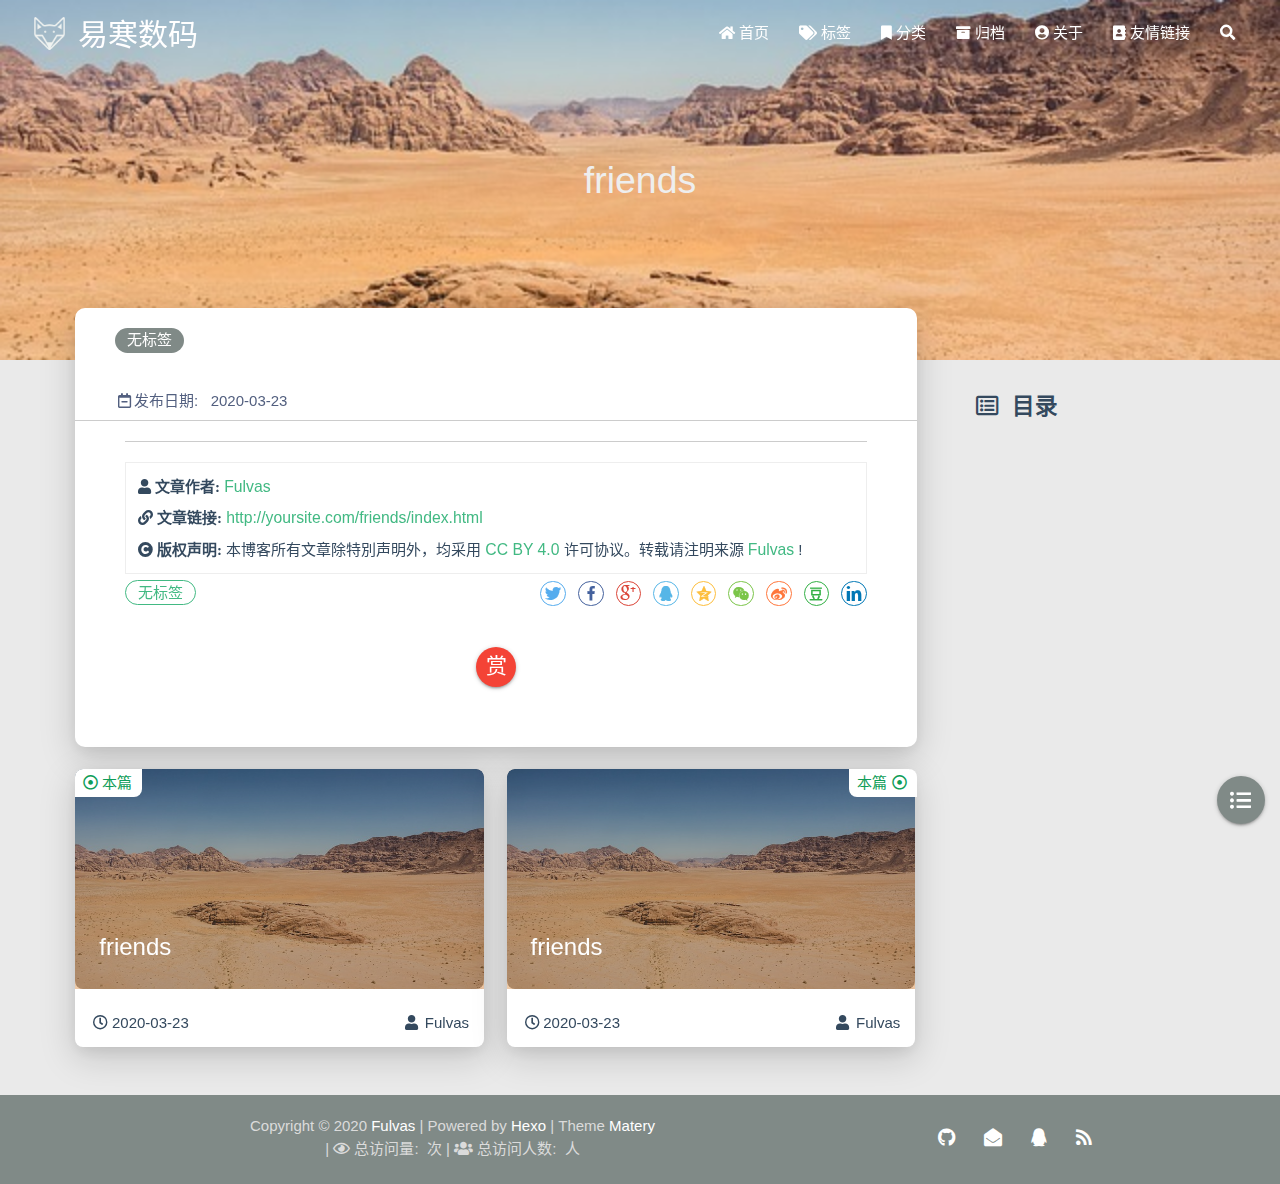
<file: friends/index.html>
<!DOCTYPE HTML>
<html lang="zh-CN">


<head>
    <meta charset="utf-8">
    <meta name="keywords" content="friends, 数码,易寒">
    <meta name="description" content="friends | 易寒数码">
    <meta http-equiv="X-UA-Compatible" content="IE=edge">
    <meta name="viewport" content="width=device-width, initial-scale=1.0, user-scalable=no">
    <meta name="renderer" content="webkit|ie-stand|ie-comp">
    <meta name="mobile-web-app-capable" content="yes">
    <meta name="format-detection" content="telephone=no">
    <meta name="apple-mobile-web-app-capable" content="yes">
    <meta name="apple-mobile-web-app-status-bar-style" content="black-translucent">
    <title>friends | 易寒数码</title>
    <link rel="icon" type="image/png" href="/favicon.png">

    <link rel="stylesheet" type="text/css" href="/libs/awesome/css/all.css">
    <link rel="stylesheet" type="text/css" href="/libs/materialize/materialize.min.css">
    <link rel="stylesheet" type="text/css" href="/libs/aos/aos.css">
    <link rel="stylesheet" type="text/css" href="/libs/animate/animate.min.css">
    <link rel="stylesheet" type="text/css" href="/libs/lightGallery/css/lightgallery.min.css">
    <link rel="stylesheet" type="text/css" href="/css/matery.css">
    <link rel="stylesheet" type="text/css" href="/css/my.css">
    
    <script src="/libs/jquery/jquery.min.js"></script>
    
<meta name="generator" content="Hexo 4.2.0"><link rel="alternate" href="/atom.xml" title="易寒数码" type="application/atom+xml">
<link rel="stylesheet" href="/css/prism-tomorrow.css" type="text/css"></head>


<body>
    <header class="navbar-fixed">
    <nav id="headNav" class="bg-color nav-transparent">
        <div id="navContainer" class="nav-wrapper head-container">
            <div class="brand-logo">
                <a href="/" class="waves-effect waves-light">
                    
                    <img src="/medias/logo.png" class="logo-img" alt="LOGO">
                    
                    <span class="logo-span">易寒数码</span>
                </a>
            </div>
            

<a href="#" data-target="mobile-nav" class="sidenav-trigger button-collapse"><i class="fas fa-bars"></i></a>
<ul class="right nav-menu">
  
  <li class="hide-on-med-and-down nav-item">
    
    <a href="/" class="waves-effect waves-light">
      
      <i class="fas fa-home" style="zoom: 0.6;"></i>
      
      <span>首页</span>
    </a>
    
  </li>
  
  <li class="hide-on-med-and-down nav-item">
    
    <a href="/tags" class="waves-effect waves-light">
      
      <i class="fas fa-tags" style="zoom: 0.6;"></i>
      
      <span>标签</span>
    </a>
    
  </li>
  
  <li class="hide-on-med-and-down nav-item">
    
    <a href="/categories" class="waves-effect waves-light">
      
      <i class="fas fa-bookmark" style="zoom: 0.6;"></i>
      
      <span>分类</span>
    </a>
    
  </li>
  
  <li class="hide-on-med-and-down nav-item">
    
    <a href="/archives" class="waves-effect waves-light">
      
      <i class="fas fa-archive" style="zoom: 0.6;"></i>
      
      <span>归档</span>
    </a>
    
  </li>
  
  <li class="hide-on-med-and-down nav-item">
    
    <a href="/about" class="waves-effect waves-light">
      
      <i class="fas fa-user-circle" style="zoom: 0.6;"></i>
      
      <span>关于</span>
    </a>
    
  </li>
  
  <li class="hide-on-med-and-down nav-item">
    
    <a href="/friends" class="waves-effect waves-light">
      
      <i class="fas fa-address-book" style="zoom: 0.6;"></i>
      
      <span>友情链接</span>
    </a>
    
  </li>
  
  <li>
    <a href="#searchModal" class="modal-trigger waves-effect waves-light">
      <i id="searchIcon" class="fas fa-search" title="搜索" style="zoom: 0.85;"></i>
    </a>
  </li>
</ul>

<div id="mobile-nav" class="side-nav sidenav">

    <div class="mobile-head bg-color">
        
        <img src="/medias/logo.png" class="logo-img circle responsive-img">
        
        <div class="logo-name">易寒数码</div>
        <div class="logo-desc">
            
            长夜漫漫，惟剑相伴
            
        </div>
    </div>

    

    <ul class="menu-list mobile-menu-list">
        
        <li class="m-nav-item">
	  
		<a href="/" class="waves-effect waves-light">
			
			    <i class="fa-fw fas fa-home"></i>
			
			首页
		</a>
          
        </li>
        
        <li class="m-nav-item">
	  
		<a href="/tags" class="waves-effect waves-light">
			
			    <i class="fa-fw fas fa-tags"></i>
			
			标签
		</a>
          
        </li>
        
        <li class="m-nav-item">
	  
		<a href="/categories" class="waves-effect waves-light">
			
			    <i class="fa-fw fas fa-bookmark"></i>
			
			分类
		</a>
          
        </li>
        
        <li class="m-nav-item">
	  
		<a href="/archives" class="waves-effect waves-light">
			
			    <i class="fa-fw fas fa-archive"></i>
			
			归档
		</a>
          
        </li>
        
        <li class="m-nav-item">
	  
		<a href="/about" class="waves-effect waves-light">
			
			    <i class="fa-fw fas fa-user-circle"></i>
			
			关于
		</a>
          
        </li>
        
        <li class="m-nav-item">
	  
		<a href="/friends" class="waves-effect waves-light">
			
			    <i class="fa-fw fas fa-address-book"></i>
			
			友情链接
		</a>
          
        </li>
        
        
        <li><div class="divider"></div></li>
        <li>
            <a href="https://github.com/blinkfox/hexo-theme-matery" class="waves-effect waves-light" target="_blank">
                <i class="fab fa-github-square fa-fw"></i>Fork Me
            </a>
        </li>
        
    </ul>
</div>

        </div>

        
            <style>
    .nav-transparent .github-corner {
        display: none !important;
    }

    .github-corner {
        position: absolute;
        z-index: 10;
        top: 0;
        right: 0;
        border: 0;
        transform: scale(1.1);
    }

    .github-corner svg {
        color: #0f9d58;
        fill: #fff;
        height: 64px;
        width: 64px;
    }

    .github-corner:hover .octo-arm {
        animation: a 0.56s ease-in-out;
    }

    .github-corner .octo-arm {
        animation: none;
    }

    @keyframes a {
        0%,
        to {
            transform: rotate(0);
        }
        20%,
        60% {
            transform: rotate(-25deg);
        }
        40%,
        80% {
            transform: rotate(10deg);
        }
    }
</style>

<a href="https://github.com/blinkfox/hexo-theme-matery" class="github-corner tooltipped hide-on-med-and-down" target="_blank"
   data-tooltip="Fork Me" data-position="left" data-delay="50">
    <svg viewBox="0 0 250 250" aria-hidden="true">
        <path d="M0,0 L115,115 L130,115 L142,142 L250,250 L250,0 Z"></path>
        <path d="M128.3,109.0 C113.8,99.7 119.0,89.6 119.0,89.6 C122.0,82.7 120.5,78.6 120.5,78.6 C119.2,72.0 123.4,76.3 123.4,76.3 C127.3,80.9 125.5,87.3 125.5,87.3 C122.9,97.6 130.6,101.9 134.4,103.2"
              fill="currentColor" style="transform-origin: 130px 106px;" class="octo-arm"></path>
        <path d="M115.0,115.0 C114.9,115.1 118.7,116.5 119.8,115.4 L133.7,101.6 C136.9,99.2 139.9,98.4 142.2,98.6 C133.8,88.0 127.5,74.4 143.8,58.0 C148.5,53.4 154.0,51.2 159.7,51.0 C160.3,49.4 163.2,43.6 171.4,40.1 C171.4,40.1 176.1,42.5 178.8,56.2 C183.1,58.6 187.2,61.8 190.9,65.4 C194.5,69.0 197.7,73.2 200.1,77.6 C213.8,80.2 216.3,84.9 216.3,84.9 C212.7,93.1 206.9,96.0 205.4,96.6 C205.1,102.4 203.0,107.8 198.3,112.5 C181.9,128.9 168.3,122.5 157.7,114.1 C157.9,116.9 156.7,120.9 152.7,124.9 L141.0,136.5 C139.8,137.7 141.6,141.9 141.8,141.8 Z"
              fill="currentColor" class="octo-body"></path>
    </svg>
</a>
        
    </nav>

</header>

    



<div class="bg-cover pd-header post-cover" style="background-image: url('/medias/featureimages/19.jpg')">
    <div class="container" style="right: 0px;left: 0px;">
        <div class="row">
            <div class="col s12 m12 l12">
                <div class="brand">
                    <h1 class="description center-align post-title">friends</h1>
                </div>
            </div>
        </div>
    </div>
</div>




<main class="post-container content">

    
    <link rel="stylesheet" href="/libs/tocbot/tocbot.css">
<style>
    #articleContent h1::before,
    #articleContent h2::before,
    #articleContent h3::before,
    #articleContent h4::before,
    #articleContent h5::before,
    #articleContent h6::before {
        display: block;
        content: " ";
        height: 100px;
        margin-top: -100px;
        visibility: hidden;
    }

    #articleContent :focus {
        outline: none;
    }

    .toc-fixed {
        position: fixed;
        top: 64px;
    }

    .toc-widget {
        width: 345px;
        padding-left: 20px;
    }

    .toc-widget .toc-title {
        margin: 35px 0 15px 0;
        padding-left: 17px;
        font-size: 1.5rem;
        font-weight: bold;
        line-height: 1.5rem;
    }

    .toc-widget ol {
        padding: 0;
        list-style: none;
    }

    #toc-content {
        height: calc(100vh - 250px);
        overflow: auto;
    }

    #toc-content ol {
        padding-left: 10px;
    }

    #toc-content ol li {
        padding-left: 10px;
    }

    #toc-content .toc-link:hover {
        color: #42b983;
        font-weight: 700;
        text-decoration: underline;
    }

    #toc-content .toc-link::before {
        background-color: transparent;
        max-height: 25px;
    }

    #toc-content .is-active-link {
        color: #42b983;
    }

    #toc-content .is-active-link::before {
        background-color: #42b983;
    }

    #floating-toc-btn {
        position: fixed;
        right: 15px;
        bottom: 76px;
        padding-top: 15px;
        margin-bottom: 0;
        z-index: 998;
    }

    #floating-toc-btn .btn-floating {
        width: 48px;
        height: 48px;
    }

    #floating-toc-btn .btn-floating i {
        line-height: 48px;
        font-size: 1.4rem;
    }
</style>
<div class="row">
    <div id="main-content" class="col s12 m12 l9">
        <!-- 文章内容详情 -->
<div id="artDetail">
    <div class="card">
        <div class="card-content article-info">
            <div class="row tag-cate">
                <div class="col s7">
                    
                          <div class="article-tag">
                            <span class="chip bg-color">无标签</span>
                          </div>
                    
                </div>
                <div class="col s5 right-align">
                    
                </div>
            </div>

            <div class="post-info">
                
                <div class="post-date info-break-policy">
                    <i class="far fa-calendar-minus fa-fw"></i>发布日期:&nbsp;&nbsp;
                    2020-03-23
                </div>
                

                

                

                
				
                
            </div>
            
        </div>
        <hr class="clearfix">
        <div class="card-content article-card-content">
            <div id="articleContent">
                
            </div>
            <hr/>

            

    <div class="reprint" id="reprint-statement">
        
            <div class="reprint__author">
                <span class="reprint-meta" style="font-weight: bold;">
                    <i class="fas fa-user">
                        文章作者:
                    </i>
                </span>
                <span class="reprint-info">
                    <a href="http://yoursite.com" rel="external nofollow noreferrer">Fulvas</a>
                </span>
            </div>
            <div class="reprint__type">
                <span class="reprint-meta" style="font-weight: bold;">
                    <i class="fas fa-link">
                        文章链接:
                    </i>
                </span>
                <span class="reprint-info">
                    <a href="http://yoursite.com/friends/index.html">http://yoursite.com/friends/index.html</a>
                </span>
            </div>
            <div class="reprint__notice">
                <span class="reprint-meta" style="font-weight: bold;">
                    <i class="fas fa-copyright">
                        版权声明:
                    </i>
                </span>
                <span class="reprint-info">
                    本博客所有文章除特別声明外，均采用
                    <a href="https://creativecommons.org/licenses/by/4.0/deed.zh" rel="external nofollow noreferrer" target="_blank">CC BY 4.0</a>
                    许可协议。转载请注明来源
                    <a href="http://yoursite.com" target="_blank">Fulvas</a>
                    !
                </span>
            </div>
        
    </div>

    <script async defer>
      document.addEventListener("copy", function (e) {
        let toastHTML = '<span>复制成功，请遵循本文的转载规则</span><button class="btn-flat toast-action" onclick="navToReprintStatement()" style="font-size: smaller">查看</a>';
        M.toast({html: toastHTML})
      });

      function navToReprintStatement() {
        $("html, body").animate({scrollTop: $("#reprint-statement").offset().top - 80}, 800);
      }
    </script>



            <div class="tag_share" style="display: block;">
                <div class="post-meta__tag-list" style="display: inline-block;">
                    
                        <div class="article-tag">
                            <span class="chip bg-color">无标签</span>
                        </div>
                    
                </div>
                <div class="post_share" style="zoom: 80%; width: fit-content; display: inline-block; float: right; margin: -0.15rem 0;">
                    <link rel="stylesheet" type="text/css" href="/libs/share/css/share.min.css">

<div id="article-share">
    
    
    <div class="social-share" data-sites="twitter,facebook,google,qq,qzone,wechat,weibo,douban,linkedin" data-wechat-qrcode-helper="<p>微信扫一扫即可分享！</p>"></div>
    <script src="/libs/share/js/social-share.min.js"></script>
    

    

</div>

                </div>
            </div>
            
                <style>
    #reward {
        margin: 40px 0;
        text-align: center;
    }

    #reward .reward-link {
        font-size: 1.4rem;
        line-height: 38px;
    }

    #reward .btn-floating:hover {
        box-shadow: 0 6px 12px rgba(0, 0, 0, 0.2), 0 5px 15px rgba(0, 0, 0, 0.2);
    }

    #rewardModal {
        width: 320px;
        height: 350px;
    }

    #rewardModal .reward-title {
        margin: 15px auto;
        padding-bottom: 5px;
    }

    #rewardModal .modal-content {
        padding: 10px;
    }

    #rewardModal .close {
        position: absolute;
        right: 15px;
        top: 15px;
        color: rgba(0, 0, 0, 0.5);
        font-size: 1.3rem;
        line-height: 20px;
        cursor: pointer;
    }

    #rewardModal .close:hover {
        color: #ef5350;
        transform: scale(1.3);
        -moz-transform:scale(1.3);
        -webkit-transform:scale(1.3);
        -o-transform:scale(1.3);
    }

    #rewardModal .reward-tabs {
        margin: 0 auto;
        width: 210px;
    }

    .reward-tabs .tabs {
        height: 38px;
        margin: 10px auto;
        padding-left: 0;
    }

    .reward-content ul {
        padding-left: 0 !important;
    }

    .reward-tabs .tabs .tab {
        height: 38px;
        line-height: 38px;
    }

    .reward-tabs .tab a {
        color: #fff;
        background-color: #ccc;
    }

    .reward-tabs .tab a:hover {
        background-color: #ccc;
        color: #fff;
    }

    .reward-tabs .wechat-tab .active {
        color: #fff !important;
        background-color: #22AB38 !important;
    }

    .reward-tabs .alipay-tab .active {
        color: #fff !important;
        background-color: #019FE8 !important;
    }

    .reward-tabs .reward-img {
        width: 210px;
        height: 210px;
    }
</style>

<div id="reward">
    <a href="#rewardModal" class="reward-link modal-trigger btn-floating btn-medium waves-effect waves-light red">赏</a>

    <!-- Modal Structure -->
    <div id="rewardModal" class="modal">
        <div class="modal-content">
            <a class="close modal-close"><i class="fas fa-times"></i></a>
            <h4 class="reward-title">你的赏识是我前进的动力</h4>
            <div class="reward-content">
                <div class="reward-tabs">
                    <ul class="tabs row">
                        <li class="tab col s6 alipay-tab waves-effect waves-light"><a href="#alipay">支付宝</a></li>
                        <li class="tab col s6 wechat-tab waves-effect waves-light"><a href="#wechat">微 信</a></li>
                    </ul>
                    <div id="alipay">
                        <img src="/medias/reward/alipay.jpg" class="reward-img" alt="支付宝打赏二维码">
                    </div>
                    <div id="wechat">
                        <img src="/medias/reward/wechat.png" class="reward-img" alt="微信打赏二维码">
                    </div>
                </div>
            </div>
        </div>
    </div>
</div>

<script>
    $(function () {
        $('.tabs').tabs();
    });
</script>
            
        </div>
    </div>

    

    

    

    

    

    

<article id="prenext-posts" class="prev-next articles">
    <div class="row article-row">
        
        <div class="article col s12 m6" data-aos="fade-up" data-aos="fade-up">
            <div class="article-badge left-badge text-color">
                <i class="far fa-dot-circle"></i>&nbsp;本篇
            </div>
            <div class="card">
                <a href="/friends/index.html">
                    <div class="card-image">
                        
                        
                        <img src="/medias/featureimages/19.jpg" class="responsive-img" alt="friends">
                        
                        <span class="card-title">friends</span>
                    </div>
                </a>
                <div class="card-content article-content">
                    <div class="summary block-with-text">
                        
                            
                        
                    </div>
                    <div class="publish-info">
                            <span class="publish-date">
                                <i class="far fa-clock fa-fw icon-date"></i>2020-03-23
                            </span>
                        <span class="publish-author">
                            
                            <i class="fas fa-user fa-fw"></i>
                            Fulvas
                            
                        </span>
                    </div>
                </div>

                
            </div>
        </div>
        
        
        <div class="article col s12 m6" data-aos="fade-up">
            <div class="article-badge right-badge text-color">
                本篇&nbsp;<i class="far fa-dot-circle"></i>
            </div>
            <div class="card">
                <a href="/friends/index.html">
                    <div class="card-image">
                        
                        
                        <img src="/medias/featureimages/19.jpg" class="responsive-img" alt="friends">
                        
                        <span class="card-title">friends</span>
                    </div>
                </a>
                <div class="card-content article-content">
                    <div class="summary block-with-text">
                        
                            
                        
                    </div>
                    <div class="publish-info">
                            <span class="publish-date">
                                <i class="far fa-clock fa-fw icon-date"></i>2020-03-23
                            </span>
                        <span class="publish-author">
                            
                            <i class="fas fa-user fa-fw"></i>
                            Fulvas
                            
                        </span>
                    </div>
                </div>

                
            </div>
        </div>
        
    </div>
</article>

</div>



<!-- 代码块功能依赖 -->
<script type="text/javascript" src="/libs/codeBlock/codeBlockFuction.js"></script>

<!-- 代码语言 -->

<script type="text/javascript" src="/libs/codeBlock/codeLang.js"></script>

    
<!-- 代码块复制 -->

<script type="text/javascript" src="/libs/codeBlock/codeCopy.js"></script>


<!-- 代码块收缩 -->

<script type="text/javascript" src="/libs/codeBlock/codeShrink.js"></script>


<!-- 代码块折行 -->

<style type="text/css">
code[class*="language-"], pre[class*="language-"] { white-space: pre !important; }
</style>

    </div>
    <div id="toc-aside" class="expanded col l3 hide-on-med-and-down">
        <div class="toc-widget">
            <div class="toc-title"><i class="far fa-list-alt"></i>&nbsp;&nbsp;目录</div>
            <div id="toc-content"></div>
        </div>
    </div>
</div>

<!-- TOC 悬浮按钮. -->

<div id="floating-toc-btn" class="hide-on-med-and-down">
    <a class="btn-floating btn-large bg-color">
        <i class="fas fa-list-ul"></i>
    </a>
</div>


<script src="/libs/tocbot/tocbot.min.js"></script>
<script>
    $(function () {
        tocbot.init({
            tocSelector: '#toc-content',
            contentSelector: '#articleContent',
            headingsOffset: -($(window).height() * 0.4 - 45),
            collapseDepth: Number('0'),
            headingSelector: 'h2, h3, h4'
        });

        // modify the toc link href to support Chinese.
        let i = 0;
        let tocHeading = 'toc-heading-';
        $('#toc-content a').each(function () {
            $(this).attr('href', '#' + tocHeading + (++i));
        });

        // modify the heading title id to support Chinese.
        i = 0;
        $('#articleContent').children('h2, h3, h4').each(function () {
            $(this).attr('id', tocHeading + (++i));
        });

        // Set scroll toc fixed.
        let tocHeight = parseInt($(window).height() * 0.4 - 64);
        let $tocWidget = $('.toc-widget');
        $(window).scroll(function () {
            let scroll = $(window).scrollTop();
            /* add post toc fixed. */
            if (scroll > tocHeight) {
                $tocWidget.addClass('toc-fixed');
            } else {
                $tocWidget.removeClass('toc-fixed');
            }
        });

        
        /* 修复文章卡片 div 的宽度. */
        let fixPostCardWidth = function (srcId, targetId) {
            let srcDiv = $('#' + srcId);
            if (srcDiv.length === 0) {
                return;
            }

            let w = srcDiv.width();
            if (w >= 450) {
                w = w + 21;
            } else if (w >= 350 && w < 450) {
                w = w + 18;
            } else if (w >= 300 && w < 350) {
                w = w + 16;
            } else {
                w = w + 14;
            }
            $('#' + targetId).width(w);
        };

        // 切换TOC目录展开收缩的相关操作.
        const expandedClass = 'expanded';
        let $tocAside = $('#toc-aside');
        let $mainContent = $('#main-content');
        $('#floating-toc-btn .btn-floating').click(function () {
            if ($tocAside.hasClass(expandedClass)) {
                $tocAside.removeClass(expandedClass).hide();
                $mainContent.removeClass('l9');
            } else {
                $tocAside.addClass(expandedClass).show();
                $mainContent.addClass('l9');
            }
            fixPostCardWidth('artDetail', 'prenext-posts');
        });
        
    });
</script>

    

</main>



    <footer class="page-footer bg-color">
    <div class="container row center-align" style="margin-bottom: 0px !important;">
        <div class="col s12 m8 l8 copy-right">
            Copyright&nbsp;&copy;
            <span id="year">2020</span>
            <a href="http://yoursite.com" target="_blank">Fulvas</a>
            |&nbsp;Powered by&nbsp;<a href="https://hexo.io/" target="_blank">Hexo</a>
            |&nbsp;Theme&nbsp;<a href="https://github.com/blinkfox/hexo-theme-matery" target="_blank">Matery</a>
            <br>
            
            
            
            
            
            
            <span id="busuanzi_container_site_pv">
                |&nbsp;<i class="far fa-eye"></i>&nbsp;总访问量:&nbsp;<span id="busuanzi_value_site_pv"
                    class="white-color"></span>&nbsp;次
            </span>
            
            
            <span id="busuanzi_container_site_uv">
                |&nbsp;<i class="fas fa-users"></i>&nbsp;总访问人数:&nbsp;<span id="busuanzi_value_site_uv"
                    class="white-color"></span>&nbsp;人
            </span>
            
            <br>
            
            <br>
            
        </div>
        <div class="col s12 m4 l4 social-link social-statis">
    <a href="https://github.com/YHSM" class="tooltipped" target="_blank" data-tooltip="访问我的GitHub" data-position="top" data-delay="50">
        <i class="fab fa-github"></i>
    </a>



    <a href="mailto:773108107@qq.com" class="tooltipped" target="_blank" data-tooltip="邮件联系我" data-position="top" data-delay="50">
        <i class="fas fa-envelope-open"></i>
    </a>







    <a href="tencent://AddContact/?fromId=50&fromSubId=1&subcmd=all&uin=773108107" class="tooltipped" target="_blank" data-tooltip="QQ联系我: 773108107" data-position="top" data-delay="50">
        <i class="fab fa-qq"></i>
    </a>







    <a href="/atom.xml" class="tooltipped" target="_blank" data-tooltip="RSS 订阅" data-position="top" data-delay="50">
        <i class="fas fa-rss"></i>
    </a>

</div>
    </div>
</footer>

<div class="progress-bar"></div>


    <!-- 搜索遮罩框 -->
<div id="searchModal" class="modal">
    <div class="modal-content">
        <div class="search-header">
            <span class="title"><i class="fas fa-search"></i>&nbsp;&nbsp;搜索</span>
            <input type="search" id="searchInput" name="s" placeholder="请输入搜索的关键字"
                   class="search-input">
        </div>
        <div id="searchResult"></div>
    </div>
</div>

<script src="/js/search.js"></script>
<script type="text/javascript">
$(function () {
    searchFunc("/" + "search.xml", 'searchInput', 'searchResult');
});
</script>
    <!-- 回到顶部按钮 -->
<div id="backTop" class="top-scroll">
    <a class="btn-floating btn-large waves-effect waves-light" href="#!">
        <i class="fas fa-arrow-up"></i>
    </a>
</div>


    <script src="/libs/materialize/materialize.min.js"></script>
    <script src="/libs/masonry/masonry.pkgd.min.js"></script>
    <script src="/libs/aos/aos.js"></script>
    <script src="/libs/scrollprogress/scrollProgress.min.js"></script>
    <script src="/libs/lightGallery/js/lightgallery-all.min.js"></script>
    <script src="/js/matery.js"></script>

    <!-- Global site tag (gtag.js) - Google Analytics -->


    <!-- Baidu Analytics -->

    <!-- Baidu Push -->

<script>
    (function () {
        var bp = document.createElement('script');
        var curProtocol = window.location.protocol.split(':')[0];
        if (curProtocol === 'https') {
            bp.src = 'https://zz.bdstatic.com/linksubmit/push.js';
        } else {
            bp.src = 'http://push.zhanzhang.baidu.com/push.js';
        }
        var s = document.getElementsByTagName("script")[0];
        s.parentNode.insertBefore(bp, s);
    })();
</script>

    
    <script src="/libs/others/clicklove.js" async="async"></script>
    
    
    <script async src="/libs/others/busuanzi.pure.mini.js"></script>
    

    

    

    

    

    
    
    
    <script src="/libs/instantpage/instantpage.js" type="module"></script>
    

</body>

</html>
</file>
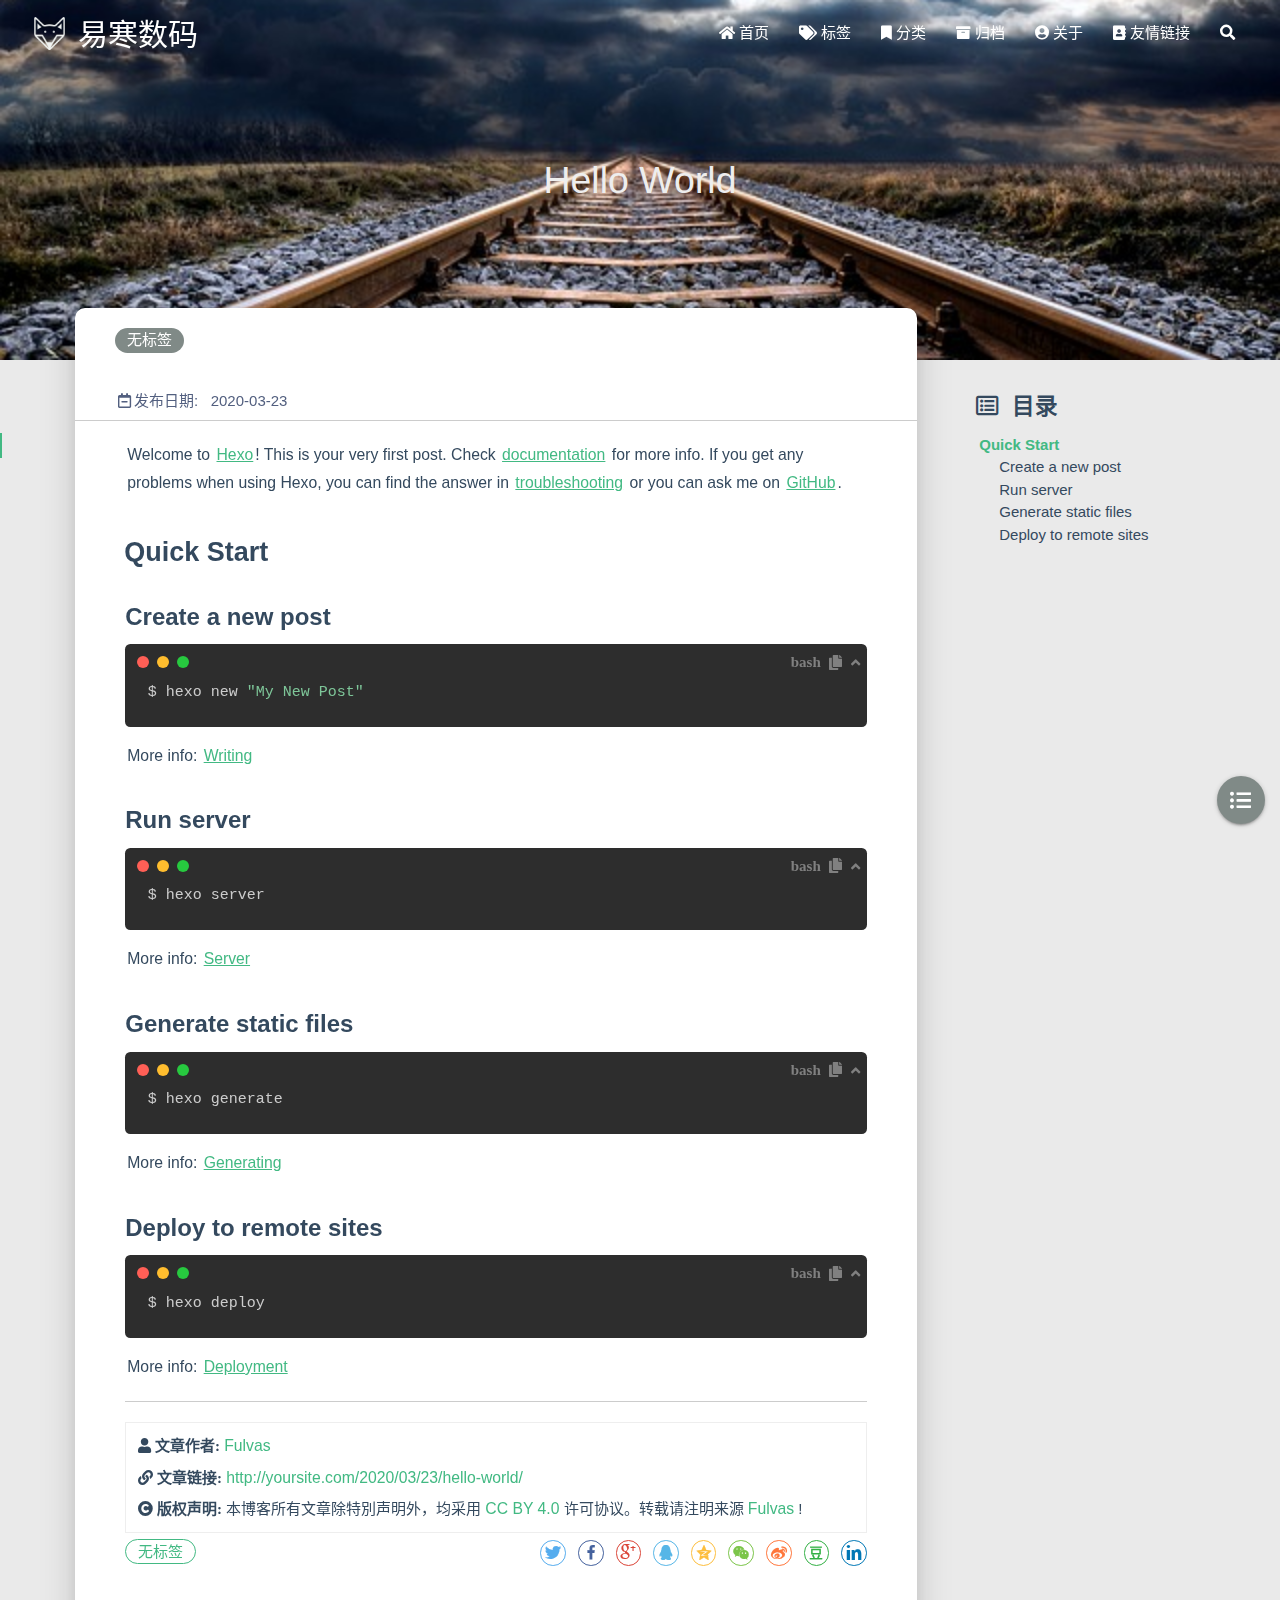
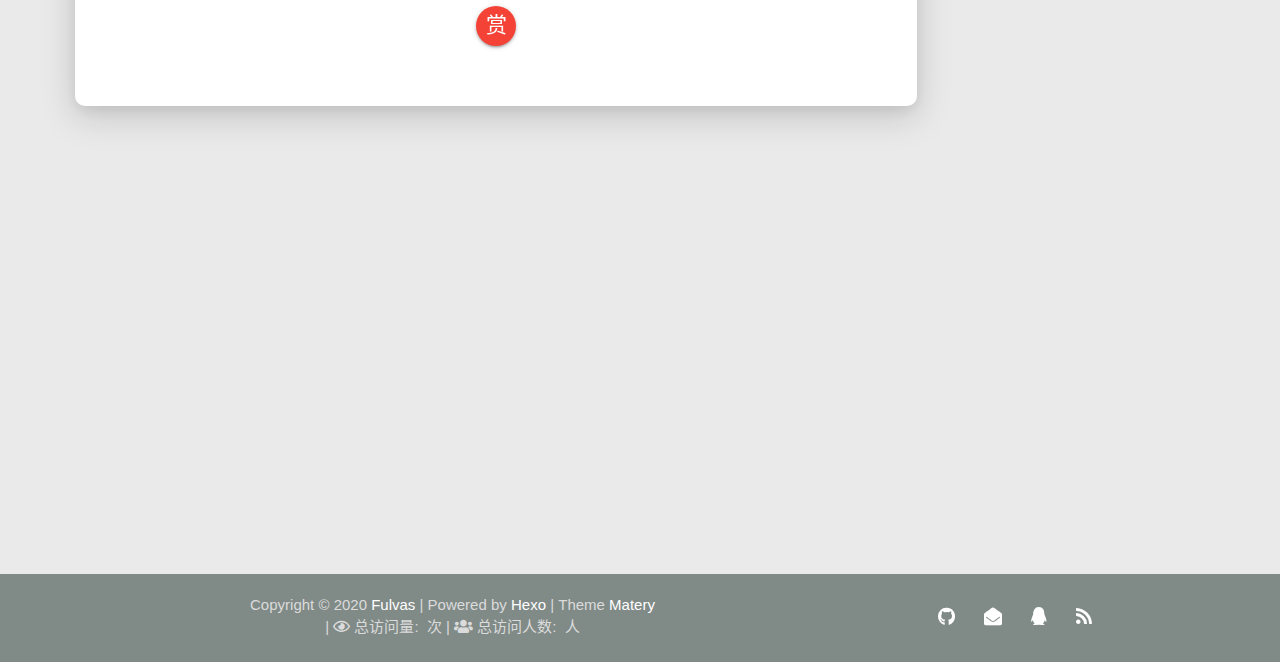
<file: 2020/03/23/hello-world/index.html>
<!DOCTYPE HTML>
<html lang="zh-CN">


<head>
    <meta charset="utf-8">
    <meta name="keywords" content="Hello World, 数码,易寒">
    <meta name="description" content="Welcome to Hexo! This is your very first post. Check documentation for more info. If you get any problems when using Hex">
    <meta http-equiv="X-UA-Compatible" content="IE=edge">
    <meta name="viewport" content="width=device-width, initial-scale=1.0, user-scalable=no">
    <meta name="renderer" content="webkit|ie-stand|ie-comp">
    <meta name="mobile-web-app-capable" content="yes">
    <meta name="format-detection" content="telephone=no">
    <meta name="apple-mobile-web-app-capable" content="yes">
    <meta name="apple-mobile-web-app-status-bar-style" content="black-translucent">
    <title>Hello World | 易寒数码</title>
    <link rel="icon" type="image/png" href="/favicon.png">

    <link rel="stylesheet" type="text/css" href="/libs/awesome/css/all.css">
    <link rel="stylesheet" type="text/css" href="/libs/materialize/materialize.min.css">
    <link rel="stylesheet" type="text/css" href="/libs/aos/aos.css">
    <link rel="stylesheet" type="text/css" href="/libs/animate/animate.min.css">
    <link rel="stylesheet" type="text/css" href="/libs/lightGallery/css/lightgallery.min.css">
    <link rel="stylesheet" type="text/css" href="/css/matery.css">
    <link rel="stylesheet" type="text/css" href="/css/my.css">
    
    <script src="/libs/jquery/jquery.min.js"></script>
    
<meta name="generator" content="Hexo 4.2.0"><link rel="alternate" href="/atom.xml" title="易寒数码" type="application/atom+xml">
<link rel="stylesheet" href="/css/prism-tomorrow.css" type="text/css"></head>


<body>
    <header class="navbar-fixed">
    <nav id="headNav" class="bg-color nav-transparent">
        <div id="navContainer" class="nav-wrapper head-container">
            <div class="brand-logo">
                <a href="/" class="waves-effect waves-light">
                    
                    <img src="/medias/logo.png" class="logo-img" alt="LOGO">
                    
                    <span class="logo-span">易寒数码</span>
                </a>
            </div>
            

<a href="#" data-target="mobile-nav" class="sidenav-trigger button-collapse"><i class="fas fa-bars"></i></a>
<ul class="right nav-menu">
  
  <li class="hide-on-med-and-down nav-item">
    
    <a href="/" class="waves-effect waves-light">
      
      <i class="fas fa-home" style="zoom: 0.6;"></i>
      
      <span>首页</span>
    </a>
    
  </li>
  
  <li class="hide-on-med-and-down nav-item">
    
    <a href="/tags" class="waves-effect waves-light">
      
      <i class="fas fa-tags" style="zoom: 0.6;"></i>
      
      <span>标签</span>
    </a>
    
  </li>
  
  <li class="hide-on-med-and-down nav-item">
    
    <a href="/categories" class="waves-effect waves-light">
      
      <i class="fas fa-bookmark" style="zoom: 0.6;"></i>
      
      <span>分类</span>
    </a>
    
  </li>
  
  <li class="hide-on-med-and-down nav-item">
    
    <a href="/archives" class="waves-effect waves-light">
      
      <i class="fas fa-archive" style="zoom: 0.6;"></i>
      
      <span>归档</span>
    </a>
    
  </li>
  
  <li class="hide-on-med-and-down nav-item">
    
    <a href="/about" class="waves-effect waves-light">
      
      <i class="fas fa-user-circle" style="zoom: 0.6;"></i>
      
      <span>关于</span>
    </a>
    
  </li>
  
  <li class="hide-on-med-and-down nav-item">
    
    <a href="/friends" class="waves-effect waves-light">
      
      <i class="fas fa-address-book" style="zoom: 0.6;"></i>
      
      <span>友情链接</span>
    </a>
    
  </li>
  
  <li>
    <a href="#searchModal" class="modal-trigger waves-effect waves-light">
      <i id="searchIcon" class="fas fa-search" title="搜索" style="zoom: 0.85;"></i>
    </a>
  </li>
</ul>

<div id="mobile-nav" class="side-nav sidenav">

    <div class="mobile-head bg-color">
        
        <img src="/medias/logo.png" class="logo-img circle responsive-img">
        
        <div class="logo-name">易寒数码</div>
        <div class="logo-desc">
            
            长夜漫漫，惟剑相伴
            
        </div>
    </div>

    

    <ul class="menu-list mobile-menu-list">
        
        <li class="m-nav-item">
	  
		<a href="/" class="waves-effect waves-light">
			
			    <i class="fa-fw fas fa-home"></i>
			
			首页
		</a>
          
        </li>
        
        <li class="m-nav-item">
	  
		<a href="/tags" class="waves-effect waves-light">
			
			    <i class="fa-fw fas fa-tags"></i>
			
			标签
		</a>
          
        </li>
        
        <li class="m-nav-item">
	  
		<a href="/categories" class="waves-effect waves-light">
			
			    <i class="fa-fw fas fa-bookmark"></i>
			
			分类
		</a>
          
        </li>
        
        <li class="m-nav-item">
	  
		<a href="/archives" class="waves-effect waves-light">
			
			    <i class="fa-fw fas fa-archive"></i>
			
			归档
		</a>
          
        </li>
        
        <li class="m-nav-item">
	  
		<a href="/about" class="waves-effect waves-light">
			
			    <i class="fa-fw fas fa-user-circle"></i>
			
			关于
		</a>
          
        </li>
        
        <li class="m-nav-item">
	  
		<a href="/friends" class="waves-effect waves-light">
			
			    <i class="fa-fw fas fa-address-book"></i>
			
			友情链接
		</a>
          
        </li>
        
        
        <li><div class="divider"></div></li>
        <li>
            <a href="https://github.com/blinkfox/hexo-theme-matery" class="waves-effect waves-light" target="_blank">
                <i class="fab fa-github-square fa-fw"></i>Fork Me
            </a>
        </li>
        
    </ul>
</div>

        </div>

        
            <style>
    .nav-transparent .github-corner {
        display: none !important;
    }

    .github-corner {
        position: absolute;
        z-index: 10;
        top: 0;
        right: 0;
        border: 0;
        transform: scale(1.1);
    }

    .github-corner svg {
        color: #0f9d58;
        fill: #fff;
        height: 64px;
        width: 64px;
    }

    .github-corner:hover .octo-arm {
        animation: a 0.56s ease-in-out;
    }

    .github-corner .octo-arm {
        animation: none;
    }

    @keyframes a {
        0%,
        to {
            transform: rotate(0);
        }
        20%,
        60% {
            transform: rotate(-25deg);
        }
        40%,
        80% {
            transform: rotate(10deg);
        }
    }
</style>

<a href="https://github.com/blinkfox/hexo-theme-matery" class="github-corner tooltipped hide-on-med-and-down" target="_blank"
   data-tooltip="Fork Me" data-position="left" data-delay="50">
    <svg viewBox="0 0 250 250" aria-hidden="true">
        <path d="M0,0 L115,115 L130,115 L142,142 L250,250 L250,0 Z"></path>
        <path d="M128.3,109.0 C113.8,99.7 119.0,89.6 119.0,89.6 C122.0,82.7 120.5,78.6 120.5,78.6 C119.2,72.0 123.4,76.3 123.4,76.3 C127.3,80.9 125.5,87.3 125.5,87.3 C122.9,97.6 130.6,101.9 134.4,103.2"
              fill="currentColor" style="transform-origin: 130px 106px;" class="octo-arm"></path>
        <path d="M115.0,115.0 C114.9,115.1 118.7,116.5 119.8,115.4 L133.7,101.6 C136.9,99.2 139.9,98.4 142.2,98.6 C133.8,88.0 127.5,74.4 143.8,58.0 C148.5,53.4 154.0,51.2 159.7,51.0 C160.3,49.4 163.2,43.6 171.4,40.1 C171.4,40.1 176.1,42.5 178.8,56.2 C183.1,58.6 187.2,61.8 190.9,65.4 C194.5,69.0 197.7,73.2 200.1,77.6 C213.8,80.2 216.3,84.9 216.3,84.9 C212.7,93.1 206.9,96.0 205.4,96.6 C205.1,102.4 203.0,107.8 198.3,112.5 C181.9,128.9 168.3,122.5 157.7,114.1 C157.9,116.9 156.7,120.9 152.7,124.9 L141.0,136.5 C139.8,137.7 141.6,141.9 141.8,141.8 Z"
              fill="currentColor" class="octo-body"></path>
    </svg>
</a>
        
    </nav>

</header>

    



<div class="bg-cover pd-header post-cover" style="background-image: url('/medias/featureimages/12.jpg')">
    <div class="container" style="right: 0px;left: 0px;">
        <div class="row">
            <div class="col s12 m12 l12">
                <div class="brand">
                    <h1 class="description center-align post-title">Hello World</h1>
                </div>
            </div>
        </div>
    </div>
</div>




<main class="post-container content">

    
    <link rel="stylesheet" href="/libs/tocbot/tocbot.css">
<style>
    #articleContent h1::before,
    #articleContent h2::before,
    #articleContent h3::before,
    #articleContent h4::before,
    #articleContent h5::before,
    #articleContent h6::before {
        display: block;
        content: " ";
        height: 100px;
        margin-top: -100px;
        visibility: hidden;
    }

    #articleContent :focus {
        outline: none;
    }

    .toc-fixed {
        position: fixed;
        top: 64px;
    }

    .toc-widget {
        width: 345px;
        padding-left: 20px;
    }

    .toc-widget .toc-title {
        margin: 35px 0 15px 0;
        padding-left: 17px;
        font-size: 1.5rem;
        font-weight: bold;
        line-height: 1.5rem;
    }

    .toc-widget ol {
        padding: 0;
        list-style: none;
    }

    #toc-content {
        height: calc(100vh - 250px);
        overflow: auto;
    }

    #toc-content ol {
        padding-left: 10px;
    }

    #toc-content ol li {
        padding-left: 10px;
    }

    #toc-content .toc-link:hover {
        color: #42b983;
        font-weight: 700;
        text-decoration: underline;
    }

    #toc-content .toc-link::before {
        background-color: transparent;
        max-height: 25px;
    }

    #toc-content .is-active-link {
        color: #42b983;
    }

    #toc-content .is-active-link::before {
        background-color: #42b983;
    }

    #floating-toc-btn {
        position: fixed;
        right: 15px;
        bottom: 76px;
        padding-top: 15px;
        margin-bottom: 0;
        z-index: 998;
    }

    #floating-toc-btn .btn-floating {
        width: 48px;
        height: 48px;
    }

    #floating-toc-btn .btn-floating i {
        line-height: 48px;
        font-size: 1.4rem;
    }
</style>
<div class="row">
    <div id="main-content" class="col s12 m12 l9">
        <!-- 文章内容详情 -->
<div id="artDetail">
    <div class="card">
        <div class="card-content article-info">
            <div class="row tag-cate">
                <div class="col s7">
                    
                          <div class="article-tag">
                            <span class="chip bg-color">无标签</span>
                          </div>
                    
                </div>
                <div class="col s5 right-align">
                    
                </div>
            </div>

            <div class="post-info">
                
                <div class="post-date info-break-policy">
                    <i class="far fa-calendar-minus fa-fw"></i>发布日期:&nbsp;&nbsp;
                    2020-03-23
                </div>
                

                

                

                
				
                
            </div>
            
        </div>
        <hr class="clearfix">
        <div class="card-content article-card-content">
            <div id="articleContent">
                <p>Welcome to <a href="https://hexo.io/" target="_blank" rel="noopener">Hexo</a>! This is your very first post. Check <a href="https://hexo.io/docs/" target="_blank" rel="noopener">documentation</a> for more info. If you get any problems when using Hexo, you can find the answer in <a href="https://hexo.io/docs/troubleshooting.html" target="_blank" rel="noopener">troubleshooting</a> or you can ask me on <a href="https://github.com/hexojs/hexo/issues" target="_blank" rel="noopener">GitHub</a>.</p>
<h2 id="Quick-Start"><a href="#Quick-Start" class="headerlink" title="Quick Start"></a>Quick Start</h2><h3 id="Create-a-new-post"><a href="#Create-a-new-post" class="headerlink" title="Create a new post"></a>Create a new post</h3><pre class=" language-bash"><code class="language-bash">$ hexo new <span class="token string">"My New Post"</span></code></pre>
<p>More info: <a href="https://hexo.io/docs/writing.html" target="_blank" rel="noopener">Writing</a></p>
<h3 id="Run-server"><a href="#Run-server" class="headerlink" title="Run server"></a>Run server</h3><pre class=" language-bash"><code class="language-bash">$ hexo server</code></pre>
<p>More info: <a href="https://hexo.io/docs/server.html" target="_blank" rel="noopener">Server</a></p>
<h3 id="Generate-static-files"><a href="#Generate-static-files" class="headerlink" title="Generate static files"></a>Generate static files</h3><pre class=" language-bash"><code class="language-bash">$ hexo generate</code></pre>
<p>More info: <a href="https://hexo.io/docs/generating.html" target="_blank" rel="noopener">Generating</a></p>
<h3 id="Deploy-to-remote-sites"><a href="#Deploy-to-remote-sites" class="headerlink" title="Deploy to remote sites"></a>Deploy to remote sites</h3><pre class=" language-bash"><code class="language-bash">$ hexo deploy</code></pre>
<p>More info: <a href="https://hexo.io/docs/one-command-deployment.html" target="_blank" rel="noopener">Deployment</a></p>

            </div>
            <hr/>

            

    <div class="reprint" id="reprint-statement">
        
            <div class="reprint__author">
                <span class="reprint-meta" style="font-weight: bold;">
                    <i class="fas fa-user">
                        文章作者:
                    </i>
                </span>
                <span class="reprint-info">
                    <a href="http://yoursite.com" rel="external nofollow noreferrer">Fulvas</a>
                </span>
            </div>
            <div class="reprint__type">
                <span class="reprint-meta" style="font-weight: bold;">
                    <i class="fas fa-link">
                        文章链接:
                    </i>
                </span>
                <span class="reprint-info">
                    <a href="http://yoursite.com/2020/03/23/hello-world/">http://yoursite.com/2020/03/23/hello-world/</a>
                </span>
            </div>
            <div class="reprint__notice">
                <span class="reprint-meta" style="font-weight: bold;">
                    <i class="fas fa-copyright">
                        版权声明:
                    </i>
                </span>
                <span class="reprint-info">
                    本博客所有文章除特別声明外，均采用
                    <a href="https://creativecommons.org/licenses/by/4.0/deed.zh" rel="external nofollow noreferrer" target="_blank">CC BY 4.0</a>
                    许可协议。转载请注明来源
                    <a href="http://yoursite.com" target="_blank">Fulvas</a>
                    !
                </span>
            </div>
        
    </div>

    <script async defer>
      document.addEventListener("copy", function (e) {
        let toastHTML = '<span>复制成功，请遵循本文的转载规则</span><button class="btn-flat toast-action" onclick="navToReprintStatement()" style="font-size: smaller">查看</a>';
        M.toast({html: toastHTML})
      });

      function navToReprintStatement() {
        $("html, body").animate({scrollTop: $("#reprint-statement").offset().top - 80}, 800);
      }
    </script>



            <div class="tag_share" style="display: block;">
                <div class="post-meta__tag-list" style="display: inline-block;">
                    
                        <div class="article-tag">
                            <span class="chip bg-color">无标签</span>
                        </div>
                    
                </div>
                <div class="post_share" style="zoom: 80%; width: fit-content; display: inline-block; float: right; margin: -0.15rem 0;">
                    <link rel="stylesheet" type="text/css" href="/libs/share/css/share.min.css">

<div id="article-share">
    
    
    <div class="social-share" data-sites="twitter,facebook,google,qq,qzone,wechat,weibo,douban,linkedin" data-wechat-qrcode-helper="<p>微信扫一扫即可分享！</p>"></div>
    <script src="/libs/share/js/social-share.min.js"></script>
    

    

</div>

                </div>
            </div>
            
                <style>
    #reward {
        margin: 40px 0;
        text-align: center;
    }

    #reward .reward-link {
        font-size: 1.4rem;
        line-height: 38px;
    }

    #reward .btn-floating:hover {
        box-shadow: 0 6px 12px rgba(0, 0, 0, 0.2), 0 5px 15px rgba(0, 0, 0, 0.2);
    }

    #rewardModal {
        width: 320px;
        height: 350px;
    }

    #rewardModal .reward-title {
        margin: 15px auto;
        padding-bottom: 5px;
    }

    #rewardModal .modal-content {
        padding: 10px;
    }

    #rewardModal .close {
        position: absolute;
        right: 15px;
        top: 15px;
        color: rgba(0, 0, 0, 0.5);
        font-size: 1.3rem;
        line-height: 20px;
        cursor: pointer;
    }

    #rewardModal .close:hover {
        color: #ef5350;
        transform: scale(1.3);
        -moz-transform:scale(1.3);
        -webkit-transform:scale(1.3);
        -o-transform:scale(1.3);
    }

    #rewardModal .reward-tabs {
        margin: 0 auto;
        width: 210px;
    }

    .reward-tabs .tabs {
        height: 38px;
        margin: 10px auto;
        padding-left: 0;
    }

    .reward-content ul {
        padding-left: 0 !important;
    }

    .reward-tabs .tabs .tab {
        height: 38px;
        line-height: 38px;
    }

    .reward-tabs .tab a {
        color: #fff;
        background-color: #ccc;
    }

    .reward-tabs .tab a:hover {
        background-color: #ccc;
        color: #fff;
    }

    .reward-tabs .wechat-tab .active {
        color: #fff !important;
        background-color: #22AB38 !important;
    }

    .reward-tabs .alipay-tab .active {
        color: #fff !important;
        background-color: #019FE8 !important;
    }

    .reward-tabs .reward-img {
        width: 210px;
        height: 210px;
    }
</style>

<div id="reward">
    <a href="#rewardModal" class="reward-link modal-trigger btn-floating btn-medium waves-effect waves-light red">赏</a>

    <!-- Modal Structure -->
    <div id="rewardModal" class="modal">
        <div class="modal-content">
            <a class="close modal-close"><i class="fas fa-times"></i></a>
            <h4 class="reward-title">你的赏识是我前进的动力</h4>
            <div class="reward-content">
                <div class="reward-tabs">
                    <ul class="tabs row">
                        <li class="tab col s6 alipay-tab waves-effect waves-light"><a href="#alipay">支付宝</a></li>
                        <li class="tab col s6 wechat-tab waves-effect waves-light"><a href="#wechat">微 信</a></li>
                    </ul>
                    <div id="alipay">
                        <img src="/medias/reward/alipay.jpg" class="reward-img" alt="支付宝打赏二维码">
                    </div>
                    <div id="wechat">
                        <img src="/medias/reward/wechat.png" class="reward-img" alt="微信打赏二维码">
                    </div>
                </div>
            </div>
        </div>
    </div>
</div>

<script>
    $(function () {
        $('.tabs').tabs();
    });
</script>
            
        </div>
    </div>

    

    

    

    

    

    

<article id="prenext-posts" class="prev-next articles">
    <div class="row article-row">
        
        <div class="article col s12 m6" data-aos="fade-up">
            <div class="article-badge left-badge text-color">
                <i class="fas fa-chevron-left"></i>&nbsp;上一篇</div>
            <div class="card">
                <a href="/2020/03/24/ruo-gan-gong-zuo-xiang-fa/">
                    <div class="card-image">
                        
                        
                        <img src="/medias/featureimages/18.jpg" class="responsive-img" alt="若干工作想法">
                        
                        <span class="card-title">若干工作想法</span>
                    </div>
                </a>
                <div class="card-content article-content">
                    <div class="summary block-with-text">
                        
                            
世界繁杂，工作好不好一个钱字体现。一份完美的工作需要适合自己，要感兴趣才能长远发展。除非自己当老板，其它的在怎么样都是打工，情绪控制着。下决心赚些钱，去工作才不会感觉空荡荡的。


                        
                    </div>
                    <div class="publish-info">
                        <span class="publish-date">
                            <i class="far fa-clock fa-fw icon-date"></i>2020-03-24
                        </span>
                        <span class="publish-author">
                            
                            <i class="fas fa-user fa-fw"></i>
                            Fulvas
                            
                        </span>
                    </div>
                </div>
                
                <div class="card-action article-tags">
                    
                    <a href="/tags/%E5%B7%A5%E4%BD%9C-idea/">
                        <span class="chip bg-color">工作,idea</span>
                    </a>
                    
                </div>
                
            </div>
        </div>
        
        
        <div class="article col s12 m6" data-aos="fade-up">
            <div class="article-badge right-badge text-color">
                本篇&nbsp;<i class="far fa-dot-circle"></i>
            </div>
            <div class="card">
                <a href="/2020/03/23/hello-world/">
                    <div class="card-image">
                        
                        
                        <img src="/medias/featureimages/12.jpg" class="responsive-img" alt="Hello World">
                        
                        <span class="card-title">Hello World</span>
                    </div>
                </a>
                <div class="card-content article-content">
                    <div class="summary block-with-text">
                        
                            Welcome to Hexo! This is your very first post. Check documentation for more info. If you get any problems when using Hex
                        
                    </div>
                    <div class="publish-info">
                            <span class="publish-date">
                                <i class="far fa-clock fa-fw icon-date"></i>2020-03-23
                            </span>
                        <span class="publish-author">
                            
                            <i class="fas fa-user fa-fw"></i>
                            Fulvas
                            
                        </span>
                    </div>
                </div>

                
            </div>
        </div>
        
    </div>
</article>

</div>



<!-- 代码块功能依赖 -->
<script type="text/javascript" src="/libs/codeBlock/codeBlockFuction.js"></script>

<!-- 代码语言 -->

<script type="text/javascript" src="/libs/codeBlock/codeLang.js"></script>

    
<!-- 代码块复制 -->

<script type="text/javascript" src="/libs/codeBlock/codeCopy.js"></script>


<!-- 代码块收缩 -->

<script type="text/javascript" src="/libs/codeBlock/codeShrink.js"></script>


<!-- 代码块折行 -->

<style type="text/css">
code[class*="language-"], pre[class*="language-"] { white-space: pre !important; }
</style>

    </div>
    <div id="toc-aside" class="expanded col l3 hide-on-med-and-down">
        <div class="toc-widget">
            <div class="toc-title"><i class="far fa-list-alt"></i>&nbsp;&nbsp;目录</div>
            <div id="toc-content"></div>
        </div>
    </div>
</div>

<!-- TOC 悬浮按钮. -->

<div id="floating-toc-btn" class="hide-on-med-and-down">
    <a class="btn-floating btn-large bg-color">
        <i class="fas fa-list-ul"></i>
    </a>
</div>


<script src="/libs/tocbot/tocbot.min.js"></script>
<script>
    $(function () {
        tocbot.init({
            tocSelector: '#toc-content',
            contentSelector: '#articleContent',
            headingsOffset: -($(window).height() * 0.4 - 45),
            collapseDepth: Number('0'),
            headingSelector: 'h2, h3, h4'
        });

        // modify the toc link href to support Chinese.
        let i = 0;
        let tocHeading = 'toc-heading-';
        $('#toc-content a').each(function () {
            $(this).attr('href', '#' + tocHeading + (++i));
        });

        // modify the heading title id to support Chinese.
        i = 0;
        $('#articleContent').children('h2, h3, h4').each(function () {
            $(this).attr('id', tocHeading + (++i));
        });

        // Set scroll toc fixed.
        let tocHeight = parseInt($(window).height() * 0.4 - 64);
        let $tocWidget = $('.toc-widget');
        $(window).scroll(function () {
            let scroll = $(window).scrollTop();
            /* add post toc fixed. */
            if (scroll > tocHeight) {
                $tocWidget.addClass('toc-fixed');
            } else {
                $tocWidget.removeClass('toc-fixed');
            }
        });

        
        /* 修复文章卡片 div 的宽度. */
        let fixPostCardWidth = function (srcId, targetId) {
            let srcDiv = $('#' + srcId);
            if (srcDiv.length === 0) {
                return;
            }

            let w = srcDiv.width();
            if (w >= 450) {
                w = w + 21;
            } else if (w >= 350 && w < 450) {
                w = w + 18;
            } else if (w >= 300 && w < 350) {
                w = w + 16;
            } else {
                w = w + 14;
            }
            $('#' + targetId).width(w);
        };

        // 切换TOC目录展开收缩的相关操作.
        const expandedClass = 'expanded';
        let $tocAside = $('#toc-aside');
        let $mainContent = $('#main-content');
        $('#floating-toc-btn .btn-floating').click(function () {
            if ($tocAside.hasClass(expandedClass)) {
                $tocAside.removeClass(expandedClass).hide();
                $mainContent.removeClass('l9');
            } else {
                $tocAside.addClass(expandedClass).show();
                $mainContent.addClass('l9');
            }
            fixPostCardWidth('artDetail', 'prenext-posts');
        });
        
    });
</script>

    

</main>



    <footer class="page-footer bg-color">
    <div class="container row center-align" style="margin-bottom: 0px !important;">
        <div class="col s12 m8 l8 copy-right">
            Copyright&nbsp;&copy;
            <span id="year">2020</span>
            <a href="http://yoursite.com" target="_blank">Fulvas</a>
            |&nbsp;Powered by&nbsp;<a href="https://hexo.io/" target="_blank">Hexo</a>
            |&nbsp;Theme&nbsp;<a href="https://github.com/blinkfox/hexo-theme-matery" target="_blank">Matery</a>
            <br>
            
            
            
            
            
            
            <span id="busuanzi_container_site_pv">
                |&nbsp;<i class="far fa-eye"></i>&nbsp;总访问量:&nbsp;<span id="busuanzi_value_site_pv"
                    class="white-color"></span>&nbsp;次
            </span>
            
            
            <span id="busuanzi_container_site_uv">
                |&nbsp;<i class="fas fa-users"></i>&nbsp;总访问人数:&nbsp;<span id="busuanzi_value_site_uv"
                    class="white-color"></span>&nbsp;人
            </span>
            
            <br>
            
            <br>
            
        </div>
        <div class="col s12 m4 l4 social-link social-statis">
    <a href="https://github.com/YHSM" class="tooltipped" target="_blank" data-tooltip="访问我的GitHub" data-position="top" data-delay="50">
        <i class="fab fa-github"></i>
    </a>



    <a href="mailto:773108107@qq.com" class="tooltipped" target="_blank" data-tooltip="邮件联系我" data-position="top" data-delay="50">
        <i class="fas fa-envelope-open"></i>
    </a>







    <a href="tencent://AddContact/?fromId=50&fromSubId=1&subcmd=all&uin=773108107" class="tooltipped" target="_blank" data-tooltip="QQ联系我: 773108107" data-position="top" data-delay="50">
        <i class="fab fa-qq"></i>
    </a>







    <a href="/atom.xml" class="tooltipped" target="_blank" data-tooltip="RSS 订阅" data-position="top" data-delay="50">
        <i class="fas fa-rss"></i>
    </a>

</div>
    </div>
</footer>

<div class="progress-bar"></div>


    <!-- 搜索遮罩框 -->
<div id="searchModal" class="modal">
    <div class="modal-content">
        <div class="search-header">
            <span class="title"><i class="fas fa-search"></i>&nbsp;&nbsp;搜索</span>
            <input type="search" id="searchInput" name="s" placeholder="请输入搜索的关键字"
                   class="search-input">
        </div>
        <div id="searchResult"></div>
    </div>
</div>

<script src="/js/search.js"></script>
<script type="text/javascript">
$(function () {
    searchFunc("/" + "search.xml", 'searchInput', 'searchResult');
});
</script>
    <!-- 回到顶部按钮 -->
<div id="backTop" class="top-scroll">
    <a class="btn-floating btn-large waves-effect waves-light" href="#!">
        <i class="fas fa-arrow-up"></i>
    </a>
</div>


    <script src="/libs/materialize/materialize.min.js"></script>
    <script src="/libs/masonry/masonry.pkgd.min.js"></script>
    <script src="/libs/aos/aos.js"></script>
    <script src="/libs/scrollprogress/scrollProgress.min.js"></script>
    <script src="/libs/lightGallery/js/lightgallery-all.min.js"></script>
    <script src="/js/matery.js"></script>

    <!-- Global site tag (gtag.js) - Google Analytics -->


    <!-- Baidu Analytics -->

    <!-- Baidu Push -->

<script>
    (function () {
        var bp = document.createElement('script');
        var curProtocol = window.location.protocol.split(':')[0];
        if (curProtocol === 'https') {
            bp.src = 'https://zz.bdstatic.com/linksubmit/push.js';
        } else {
            bp.src = 'http://push.zhanzhang.baidu.com/push.js';
        }
        var s = document.getElementsByTagName("script")[0];
        s.parentNode.insertBefore(bp, s);
    })();
</script>

    
    <script src="/libs/others/clicklove.js" async="async"></script>
    
    
    <script async src="/libs/others/busuanzi.pure.mini.js"></script>
    

    

    

    

    

    
    
    
    <script src="/libs/instantpage/instantpage.js" type="module"></script>
    

</body>

</html>
</file>
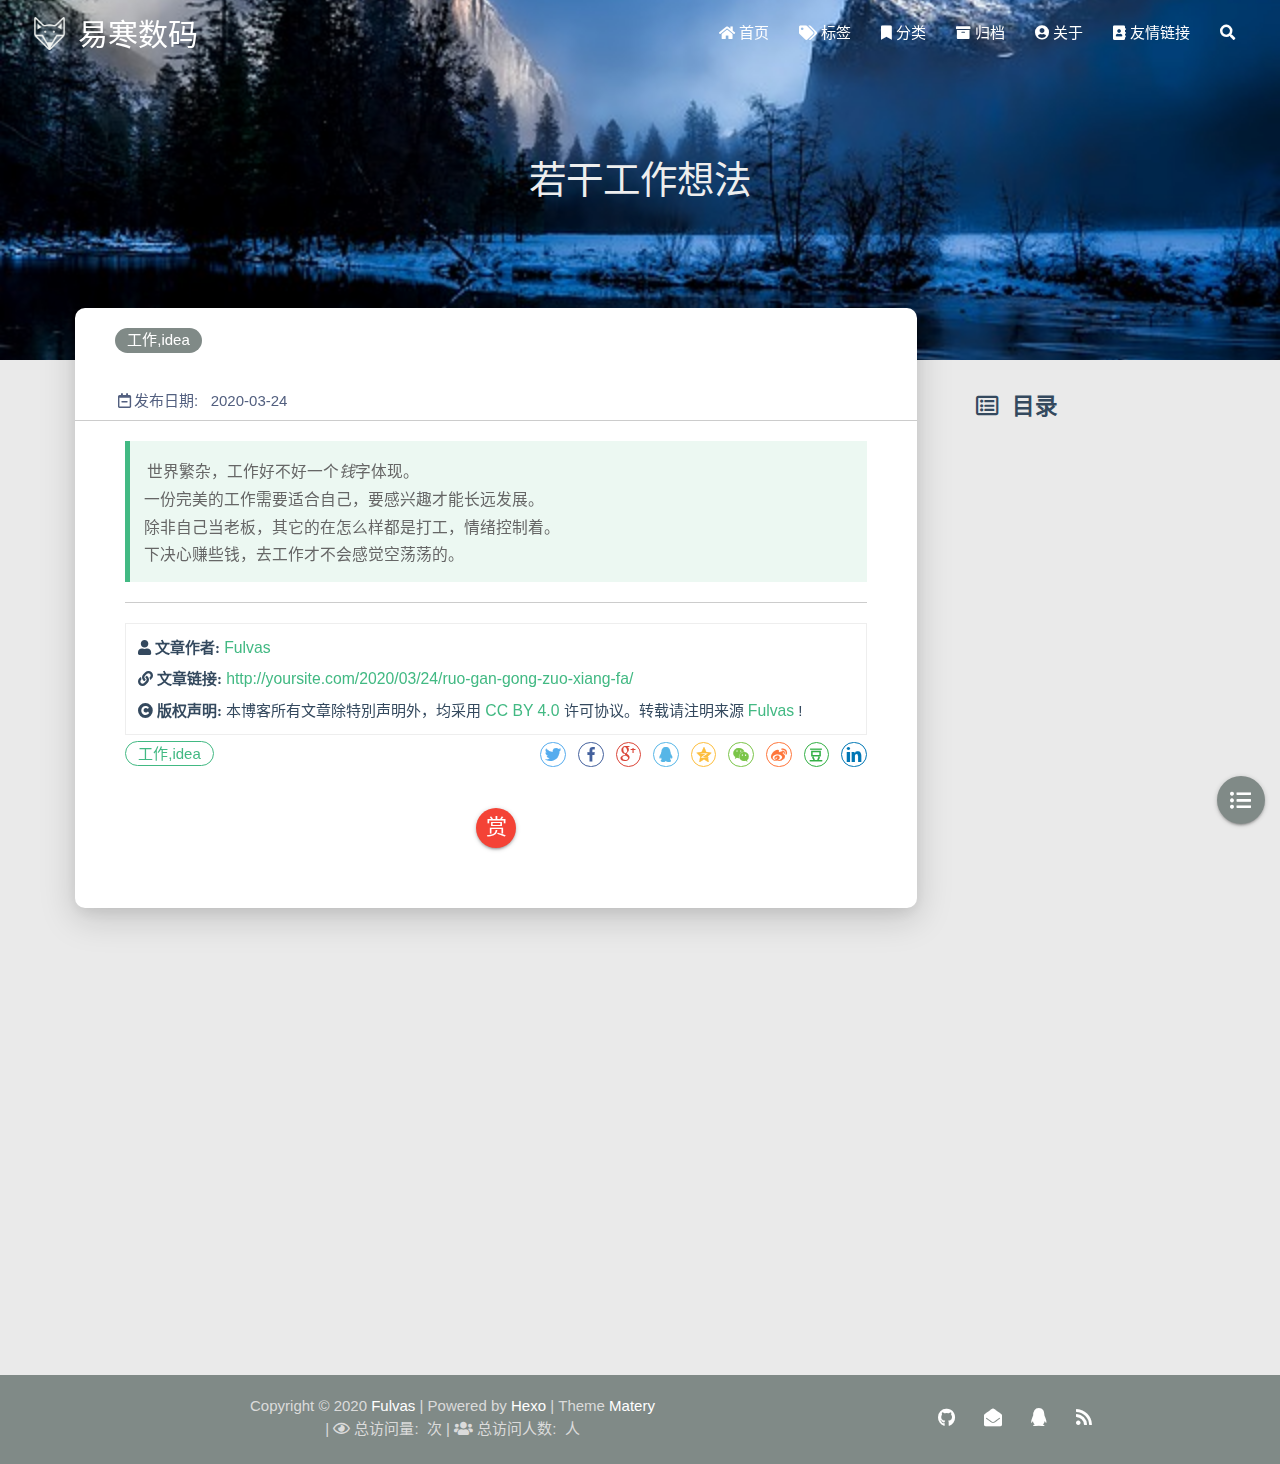
<file: 2020/03/24/ruo-gan-gong-zuo-xiang-fa/index.html>
<!DOCTYPE HTML>
<html lang="zh-CN">


<head>
    <meta charset="utf-8">
    <meta name="keywords" content="若干工作想法, 数码,易寒">
    <meta name="description" content="
世界繁杂，工作好不好一个钱字体现。一份完美的工作需要适合自己，要感兴趣才能长远发展。除非自己当老板，其它的在怎么样都是打工，情绪控制着。下决心赚些钱，去工作才不会感觉空荡荡的。

">
    <meta http-equiv="X-UA-Compatible" content="IE=edge">
    <meta name="viewport" content="width=device-width, initial-scale=1.0, user-scalable=no">
    <meta name="renderer" content="webkit|ie-stand|ie-comp">
    <meta name="mobile-web-app-capable" content="yes">
    <meta name="format-detection" content="telephone=no">
    <meta name="apple-mobile-web-app-capable" content="yes">
    <meta name="apple-mobile-web-app-status-bar-style" content="black-translucent">
    <title>若干工作想法 | 易寒数码</title>
    <link rel="icon" type="image/png" href="/favicon.png">

    <link rel="stylesheet" type="text/css" href="/libs/awesome/css/all.css">
    <link rel="stylesheet" type="text/css" href="/libs/materialize/materialize.min.css">
    <link rel="stylesheet" type="text/css" href="/libs/aos/aos.css">
    <link rel="stylesheet" type="text/css" href="/libs/animate/animate.min.css">
    <link rel="stylesheet" type="text/css" href="/libs/lightGallery/css/lightgallery.min.css">
    <link rel="stylesheet" type="text/css" href="/css/matery.css">
    <link rel="stylesheet" type="text/css" href="/css/my.css">
    
    <script src="/libs/jquery/jquery.min.js"></script>
    
<meta name="generator" content="Hexo 4.2.0"><link rel="alternate" href="/atom.xml" title="易寒数码" type="application/atom+xml">
<link rel="stylesheet" href="/css/prism-tomorrow.css" type="text/css"></head>


<body>
    <header class="navbar-fixed">
    <nav id="headNav" class="bg-color nav-transparent">
        <div id="navContainer" class="nav-wrapper head-container">
            <div class="brand-logo">
                <a href="/" class="waves-effect waves-light">
                    
                    <img src="/medias/logo.png" class="logo-img" alt="LOGO">
                    
                    <span class="logo-span">易寒数码</span>
                </a>
            </div>
            

<a href="#" data-target="mobile-nav" class="sidenav-trigger button-collapse"><i class="fas fa-bars"></i></a>
<ul class="right nav-menu">
  
  <li class="hide-on-med-and-down nav-item">
    
    <a href="/" class="waves-effect waves-light">
      
      <i class="fas fa-home" style="zoom: 0.6;"></i>
      
      <span>首页</span>
    </a>
    
  </li>
  
  <li class="hide-on-med-and-down nav-item">
    
    <a href="/tags" class="waves-effect waves-light">
      
      <i class="fas fa-tags" style="zoom: 0.6;"></i>
      
      <span>标签</span>
    </a>
    
  </li>
  
  <li class="hide-on-med-and-down nav-item">
    
    <a href="/categories" class="waves-effect waves-light">
      
      <i class="fas fa-bookmark" style="zoom: 0.6;"></i>
      
      <span>分类</span>
    </a>
    
  </li>
  
  <li class="hide-on-med-and-down nav-item">
    
    <a href="/archives" class="waves-effect waves-light">
      
      <i class="fas fa-archive" style="zoom: 0.6;"></i>
      
      <span>归档</span>
    </a>
    
  </li>
  
  <li class="hide-on-med-and-down nav-item">
    
    <a href="/about" class="waves-effect waves-light">
      
      <i class="fas fa-user-circle" style="zoom: 0.6;"></i>
      
      <span>关于</span>
    </a>
    
  </li>
  
  <li class="hide-on-med-and-down nav-item">
    
    <a href="/friends" class="waves-effect waves-light">
      
      <i class="fas fa-address-book" style="zoom: 0.6;"></i>
      
      <span>友情链接</span>
    </a>
    
  </li>
  
  <li>
    <a href="#searchModal" class="modal-trigger waves-effect waves-light">
      <i id="searchIcon" class="fas fa-search" title="搜索" style="zoom: 0.85;"></i>
    </a>
  </li>
</ul>

<div id="mobile-nav" class="side-nav sidenav">

    <div class="mobile-head bg-color">
        
        <img src="/medias/logo.png" class="logo-img circle responsive-img">
        
        <div class="logo-name">易寒数码</div>
        <div class="logo-desc">
            
            长夜漫漫，惟剑相伴
            
        </div>
    </div>

    

    <ul class="menu-list mobile-menu-list">
        
        <li class="m-nav-item">
	  
		<a href="/" class="waves-effect waves-light">
			
			    <i class="fa-fw fas fa-home"></i>
			
			首页
		</a>
          
        </li>
        
        <li class="m-nav-item">
	  
		<a href="/tags" class="waves-effect waves-light">
			
			    <i class="fa-fw fas fa-tags"></i>
			
			标签
		</a>
          
        </li>
        
        <li class="m-nav-item">
	  
		<a href="/categories" class="waves-effect waves-light">
			
			    <i class="fa-fw fas fa-bookmark"></i>
			
			分类
		</a>
          
        </li>
        
        <li class="m-nav-item">
	  
		<a href="/archives" class="waves-effect waves-light">
			
			    <i class="fa-fw fas fa-archive"></i>
			
			归档
		</a>
          
        </li>
        
        <li class="m-nav-item">
	  
		<a href="/about" class="waves-effect waves-light">
			
			    <i class="fa-fw fas fa-user-circle"></i>
			
			关于
		</a>
          
        </li>
        
        <li class="m-nav-item">
	  
		<a href="/friends" class="waves-effect waves-light">
			
			    <i class="fa-fw fas fa-address-book"></i>
			
			友情链接
		</a>
          
        </li>
        
        
        <li><div class="divider"></div></li>
        <li>
            <a href="https://github.com/blinkfox/hexo-theme-matery" class="waves-effect waves-light" target="_blank">
                <i class="fab fa-github-square fa-fw"></i>Fork Me
            </a>
        </li>
        
    </ul>
</div>

        </div>

        
            <style>
    .nav-transparent .github-corner {
        display: none !important;
    }

    .github-corner {
        position: absolute;
        z-index: 10;
        top: 0;
        right: 0;
        border: 0;
        transform: scale(1.1);
    }

    .github-corner svg {
        color: #0f9d58;
        fill: #fff;
        height: 64px;
        width: 64px;
    }

    .github-corner:hover .octo-arm {
        animation: a 0.56s ease-in-out;
    }

    .github-corner .octo-arm {
        animation: none;
    }

    @keyframes a {
        0%,
        to {
            transform: rotate(0);
        }
        20%,
        60% {
            transform: rotate(-25deg);
        }
        40%,
        80% {
            transform: rotate(10deg);
        }
    }
</style>

<a href="https://github.com/blinkfox/hexo-theme-matery" class="github-corner tooltipped hide-on-med-and-down" target="_blank"
   data-tooltip="Fork Me" data-position="left" data-delay="50">
    <svg viewBox="0 0 250 250" aria-hidden="true">
        <path d="M0,0 L115,115 L130,115 L142,142 L250,250 L250,0 Z"></path>
        <path d="M128.3,109.0 C113.8,99.7 119.0,89.6 119.0,89.6 C122.0,82.7 120.5,78.6 120.5,78.6 C119.2,72.0 123.4,76.3 123.4,76.3 C127.3,80.9 125.5,87.3 125.5,87.3 C122.9,97.6 130.6,101.9 134.4,103.2"
              fill="currentColor" style="transform-origin: 130px 106px;" class="octo-arm"></path>
        <path d="M115.0,115.0 C114.9,115.1 118.7,116.5 119.8,115.4 L133.7,101.6 C136.9,99.2 139.9,98.4 142.2,98.6 C133.8,88.0 127.5,74.4 143.8,58.0 C148.5,53.4 154.0,51.2 159.7,51.0 C160.3,49.4 163.2,43.6 171.4,40.1 C171.4,40.1 176.1,42.5 178.8,56.2 C183.1,58.6 187.2,61.8 190.9,65.4 C194.5,69.0 197.7,73.2 200.1,77.6 C213.8,80.2 216.3,84.9 216.3,84.9 C212.7,93.1 206.9,96.0 205.4,96.6 C205.1,102.4 203.0,107.8 198.3,112.5 C181.9,128.9 168.3,122.5 157.7,114.1 C157.9,116.9 156.7,120.9 152.7,124.9 L141.0,136.5 C139.8,137.7 141.6,141.9 141.8,141.8 Z"
              fill="currentColor" class="octo-body"></path>
    </svg>
</a>
        
    </nav>

</header>

    



<div class="bg-cover pd-header post-cover" style="background-image: url('/medias/featureimages/18.jpg')">
    <div class="container" style="right: 0px;left: 0px;">
        <div class="row">
            <div class="col s12 m12 l12">
                <div class="brand">
                    <h1 class="description center-align post-title">若干工作想法</h1>
                </div>
            </div>
        </div>
    </div>
</div>




<main class="post-container content">

    
    <link rel="stylesheet" href="/libs/tocbot/tocbot.css">
<style>
    #articleContent h1::before,
    #articleContent h2::before,
    #articleContent h3::before,
    #articleContent h4::before,
    #articleContent h5::before,
    #articleContent h6::before {
        display: block;
        content: " ";
        height: 100px;
        margin-top: -100px;
        visibility: hidden;
    }

    #articleContent :focus {
        outline: none;
    }

    .toc-fixed {
        position: fixed;
        top: 64px;
    }

    .toc-widget {
        width: 345px;
        padding-left: 20px;
    }

    .toc-widget .toc-title {
        margin: 35px 0 15px 0;
        padding-left: 17px;
        font-size: 1.5rem;
        font-weight: bold;
        line-height: 1.5rem;
    }

    .toc-widget ol {
        padding: 0;
        list-style: none;
    }

    #toc-content {
        height: calc(100vh - 250px);
        overflow: auto;
    }

    #toc-content ol {
        padding-left: 10px;
    }

    #toc-content ol li {
        padding-left: 10px;
    }

    #toc-content .toc-link:hover {
        color: #42b983;
        font-weight: 700;
        text-decoration: underline;
    }

    #toc-content .toc-link::before {
        background-color: transparent;
        max-height: 25px;
    }

    #toc-content .is-active-link {
        color: #42b983;
    }

    #toc-content .is-active-link::before {
        background-color: #42b983;
    }

    #floating-toc-btn {
        position: fixed;
        right: 15px;
        bottom: 76px;
        padding-top: 15px;
        margin-bottom: 0;
        z-index: 998;
    }

    #floating-toc-btn .btn-floating {
        width: 48px;
        height: 48px;
    }

    #floating-toc-btn .btn-floating i {
        line-height: 48px;
        font-size: 1.4rem;
    }
</style>
<div class="row">
    <div id="main-content" class="col s12 m12 l9">
        <!-- 文章内容详情 -->
<div id="artDetail">
    <div class="card">
        <div class="card-content article-info">
            <div class="row tag-cate">
                <div class="col s7">
                    
                    <div class="article-tag">
                        
                            <a href="/tags/%E5%B7%A5%E4%BD%9C-idea/">
                                <span class="chip bg-color">工作,idea</span>
                            </a>
                        
                    </div>
                    
                </div>
                <div class="col s5 right-align">
                    
                </div>
            </div>

            <div class="post-info">
                
                <div class="post-date info-break-policy">
                    <i class="far fa-calendar-minus fa-fw"></i>发布日期:&nbsp;&nbsp;
                    2020-03-24
                </div>
                

                

                

                
				
                
            </div>
            
        </div>
        <hr class="clearfix">
        <div class="card-content article-card-content">
            <div id="articleContent">
                <blockquote>
<p>世界繁杂，工作好不好一个<em>钱</em>字体现。<br>一份完美的工作需要适合自己，要感兴趣才能长远发展。<br>除非自己当老板，其它的在怎么样都是打工，情绪控制着。<br>下决心赚些钱，去工作才不会感觉空荡荡的。</p>
</blockquote>

            </div>
            <hr/>

            

    <div class="reprint" id="reprint-statement">
        
            <div class="reprint__author">
                <span class="reprint-meta" style="font-weight: bold;">
                    <i class="fas fa-user">
                        文章作者:
                    </i>
                </span>
                <span class="reprint-info">
                    <a href="http://yoursite.com" rel="external nofollow noreferrer">Fulvas</a>
                </span>
            </div>
            <div class="reprint__type">
                <span class="reprint-meta" style="font-weight: bold;">
                    <i class="fas fa-link">
                        文章链接:
                    </i>
                </span>
                <span class="reprint-info">
                    <a href="http://yoursite.com/2020/03/24/ruo-gan-gong-zuo-xiang-fa/">http://yoursite.com/2020/03/24/ruo-gan-gong-zuo-xiang-fa/</a>
                </span>
            </div>
            <div class="reprint__notice">
                <span class="reprint-meta" style="font-weight: bold;">
                    <i class="fas fa-copyright">
                        版权声明:
                    </i>
                </span>
                <span class="reprint-info">
                    本博客所有文章除特別声明外，均采用
                    <a href="https://creativecommons.org/licenses/by/4.0/deed.zh" rel="external nofollow noreferrer" target="_blank">CC BY 4.0</a>
                    许可协议。转载请注明来源
                    <a href="http://yoursite.com" target="_blank">Fulvas</a>
                    !
                </span>
            </div>
        
    </div>

    <script async defer>
      document.addEventListener("copy", function (e) {
        let toastHTML = '<span>复制成功，请遵循本文的转载规则</span><button class="btn-flat toast-action" onclick="navToReprintStatement()" style="font-size: smaller">查看</a>';
        M.toast({html: toastHTML})
      });

      function navToReprintStatement() {
        $("html, body").animate({scrollTop: $("#reprint-statement").offset().top - 80}, 800);
      }
    </script>



            <div class="tag_share" style="display: block;">
                <div class="post-meta__tag-list" style="display: inline-block;">
                    
                        <div class="article-tag">
                            
                                <a href="/tags/%E5%B7%A5%E4%BD%9C-idea/">
                                    <span class="chip bg-color">工作,idea</span>
                                </a>
                            
                        </div>
                    
                </div>
                <div class="post_share" style="zoom: 80%; width: fit-content; display: inline-block; float: right; margin: -0.15rem 0;">
                    <link rel="stylesheet" type="text/css" href="/libs/share/css/share.min.css">

<div id="article-share">
    
    
    <div class="social-share" data-sites="twitter,facebook,google,qq,qzone,wechat,weibo,douban,linkedin" data-wechat-qrcode-helper="<p>微信扫一扫即可分享！</p>"></div>
    <script src="/libs/share/js/social-share.min.js"></script>
    

    

</div>

                </div>
            </div>
            
                <style>
    #reward {
        margin: 40px 0;
        text-align: center;
    }

    #reward .reward-link {
        font-size: 1.4rem;
        line-height: 38px;
    }

    #reward .btn-floating:hover {
        box-shadow: 0 6px 12px rgba(0, 0, 0, 0.2), 0 5px 15px rgba(0, 0, 0, 0.2);
    }

    #rewardModal {
        width: 320px;
        height: 350px;
    }

    #rewardModal .reward-title {
        margin: 15px auto;
        padding-bottom: 5px;
    }

    #rewardModal .modal-content {
        padding: 10px;
    }

    #rewardModal .close {
        position: absolute;
        right: 15px;
        top: 15px;
        color: rgba(0, 0, 0, 0.5);
        font-size: 1.3rem;
        line-height: 20px;
        cursor: pointer;
    }

    #rewardModal .close:hover {
        color: #ef5350;
        transform: scale(1.3);
        -moz-transform:scale(1.3);
        -webkit-transform:scale(1.3);
        -o-transform:scale(1.3);
    }

    #rewardModal .reward-tabs {
        margin: 0 auto;
        width: 210px;
    }

    .reward-tabs .tabs {
        height: 38px;
        margin: 10px auto;
        padding-left: 0;
    }

    .reward-content ul {
        padding-left: 0 !important;
    }

    .reward-tabs .tabs .tab {
        height: 38px;
        line-height: 38px;
    }

    .reward-tabs .tab a {
        color: #fff;
        background-color: #ccc;
    }

    .reward-tabs .tab a:hover {
        background-color: #ccc;
        color: #fff;
    }

    .reward-tabs .wechat-tab .active {
        color: #fff !important;
        background-color: #22AB38 !important;
    }

    .reward-tabs .alipay-tab .active {
        color: #fff !important;
        background-color: #019FE8 !important;
    }

    .reward-tabs .reward-img {
        width: 210px;
        height: 210px;
    }
</style>

<div id="reward">
    <a href="#rewardModal" class="reward-link modal-trigger btn-floating btn-medium waves-effect waves-light red">赏</a>

    <!-- Modal Structure -->
    <div id="rewardModal" class="modal">
        <div class="modal-content">
            <a class="close modal-close"><i class="fas fa-times"></i></a>
            <h4 class="reward-title">你的赏识是我前进的动力</h4>
            <div class="reward-content">
                <div class="reward-tabs">
                    <ul class="tabs row">
                        <li class="tab col s6 alipay-tab waves-effect waves-light"><a href="#alipay">支付宝</a></li>
                        <li class="tab col s6 wechat-tab waves-effect waves-light"><a href="#wechat">微 信</a></li>
                    </ul>
                    <div id="alipay">
                        <img src="/medias/reward/alipay.jpg" class="reward-img" alt="支付宝打赏二维码">
                    </div>
                    <div id="wechat">
                        <img src="/medias/reward/wechat.png" class="reward-img" alt="微信打赏二维码">
                    </div>
                </div>
            </div>
        </div>
    </div>
</div>

<script>
    $(function () {
        $('.tabs').tabs();
    });
</script>
            
        </div>
    </div>

    

    

    

    

    

    

<article id="prenext-posts" class="prev-next articles">
    <div class="row article-row">
        
        <div class="article col s12 m6" data-aos="fade-up" data-aos="fade-up">
            <div class="article-badge left-badge text-color">
                <i class="far fa-dot-circle"></i>&nbsp;本篇
            </div>
            <div class="card">
                <a href="/2020/03/24/ruo-gan-gong-zuo-xiang-fa/">
                    <div class="card-image">
                        
                        
                        <img src="/medias/featureimages/18.jpg" class="responsive-img" alt="若干工作想法">
                        
                        <span class="card-title">若干工作想法</span>
                    </div>
                </a>
                <div class="card-content article-content">
                    <div class="summary block-with-text">
                        
                            
世界繁杂，工作好不好一个钱字体现。一份完美的工作需要适合自己，要感兴趣才能长远发展。除非自己当老板，其它的在怎么样都是打工，情绪控制着。下决心赚些钱，去工作才不会感觉空荡荡的。


                        
                    </div>
                    <div class="publish-info">
                            <span class="publish-date">
                                <i class="far fa-clock fa-fw icon-date"></i>2020-03-24
                            </span>
                        <span class="publish-author">
                            
                            <i class="fas fa-user fa-fw"></i>
                            Fulvas
                            
                        </span>
                    </div>
                </div>

                
                <div class="card-action article-tags">
                    
                    <a href="/tags/%E5%B7%A5%E4%BD%9C-idea/">
                        <span class="chip bg-color">工作,idea</span>
                    </a>
                    
                </div>
                
            </div>
        </div>
        
        
        <div class="article col s12 m6" data-aos="fade-up">
            <div class="article-badge right-badge text-color">
                下一篇&nbsp;<i class="fas fa-chevron-right"></i>
            </div>
            <div class="card">
                <a href="/2020/03/23/hello-world/">
                    <div class="card-image">
                        
                        
                        <img src="/medias/featureimages/12.jpg" class="responsive-img" alt="Hello World">
                        
                        <span class="card-title">Hello World</span>
                    </div>
                </a>
                <div class="card-content article-content">
                    <div class="summary block-with-text">
                        
                            Welcome to Hexo! This is your very first post. Check documentation for more info. If you get any problems when using Hex
                        
                    </div>
                    <div class="publish-info">
                            <span class="publish-date">
                                <i class="far fa-clock fa-fw icon-date"></i>2020-03-23
                            </span>
                        <span class="publish-author">
                            
                            <i class="fas fa-user fa-fw"></i>
                            Fulvas
                            
                        </span>
                    </div>
                </div>
                
            </div>
        </div>
        
    </div>
</article>

</div>



<!-- 代码块功能依赖 -->
<script type="text/javascript" src="/libs/codeBlock/codeBlockFuction.js"></script>

<!-- 代码语言 -->

<script type="text/javascript" src="/libs/codeBlock/codeLang.js"></script>

    
<!-- 代码块复制 -->

<script type="text/javascript" src="/libs/codeBlock/codeCopy.js"></script>


<!-- 代码块收缩 -->

<script type="text/javascript" src="/libs/codeBlock/codeShrink.js"></script>


<!-- 代码块折行 -->

<style type="text/css">
code[class*="language-"], pre[class*="language-"] { white-space: pre !important; }
</style>

    </div>
    <div id="toc-aside" class="expanded col l3 hide-on-med-and-down">
        <div class="toc-widget">
            <div class="toc-title"><i class="far fa-list-alt"></i>&nbsp;&nbsp;目录</div>
            <div id="toc-content"></div>
        </div>
    </div>
</div>

<!-- TOC 悬浮按钮. -->

<div id="floating-toc-btn" class="hide-on-med-and-down">
    <a class="btn-floating btn-large bg-color">
        <i class="fas fa-list-ul"></i>
    </a>
</div>


<script src="/libs/tocbot/tocbot.min.js"></script>
<script>
    $(function () {
        tocbot.init({
            tocSelector: '#toc-content',
            contentSelector: '#articleContent',
            headingsOffset: -($(window).height() * 0.4 - 45),
            collapseDepth: Number('0'),
            headingSelector: 'h2, h3, h4'
        });

        // modify the toc link href to support Chinese.
        let i = 0;
        let tocHeading = 'toc-heading-';
        $('#toc-content a').each(function () {
            $(this).attr('href', '#' + tocHeading + (++i));
        });

        // modify the heading title id to support Chinese.
        i = 0;
        $('#articleContent').children('h2, h3, h4').each(function () {
            $(this).attr('id', tocHeading + (++i));
        });

        // Set scroll toc fixed.
        let tocHeight = parseInt($(window).height() * 0.4 - 64);
        let $tocWidget = $('.toc-widget');
        $(window).scroll(function () {
            let scroll = $(window).scrollTop();
            /* add post toc fixed. */
            if (scroll > tocHeight) {
                $tocWidget.addClass('toc-fixed');
            } else {
                $tocWidget.removeClass('toc-fixed');
            }
        });

        
        /* 修复文章卡片 div 的宽度. */
        let fixPostCardWidth = function (srcId, targetId) {
            let srcDiv = $('#' + srcId);
            if (srcDiv.length === 0) {
                return;
            }

            let w = srcDiv.width();
            if (w >= 450) {
                w = w + 21;
            } else if (w >= 350 && w < 450) {
                w = w + 18;
            } else if (w >= 300 && w < 350) {
                w = w + 16;
            } else {
                w = w + 14;
            }
            $('#' + targetId).width(w);
        };

        // 切换TOC目录展开收缩的相关操作.
        const expandedClass = 'expanded';
        let $tocAside = $('#toc-aside');
        let $mainContent = $('#main-content');
        $('#floating-toc-btn .btn-floating').click(function () {
            if ($tocAside.hasClass(expandedClass)) {
                $tocAside.removeClass(expandedClass).hide();
                $mainContent.removeClass('l9');
            } else {
                $tocAside.addClass(expandedClass).show();
                $mainContent.addClass('l9');
            }
            fixPostCardWidth('artDetail', 'prenext-posts');
        });
        
    });
</script>

    

</main>



    <footer class="page-footer bg-color">
    <div class="container row center-align" style="margin-bottom: 0px !important;">
        <div class="col s12 m8 l8 copy-right">
            Copyright&nbsp;&copy;
            <span id="year">2020</span>
            <a href="http://yoursite.com" target="_blank">Fulvas</a>
            |&nbsp;Powered by&nbsp;<a href="https://hexo.io/" target="_blank">Hexo</a>
            |&nbsp;Theme&nbsp;<a href="https://github.com/blinkfox/hexo-theme-matery" target="_blank">Matery</a>
            <br>
            
            
            
            
            
            
            <span id="busuanzi_container_site_pv">
                |&nbsp;<i class="far fa-eye"></i>&nbsp;总访问量:&nbsp;<span id="busuanzi_value_site_pv"
                    class="white-color"></span>&nbsp;次
            </span>
            
            
            <span id="busuanzi_container_site_uv">
                |&nbsp;<i class="fas fa-users"></i>&nbsp;总访问人数:&nbsp;<span id="busuanzi_value_site_uv"
                    class="white-color"></span>&nbsp;人
            </span>
            
            <br>
            
            <br>
            
        </div>
        <div class="col s12 m4 l4 social-link social-statis">
    <a href="https://github.com/YHSM" class="tooltipped" target="_blank" data-tooltip="访问我的GitHub" data-position="top" data-delay="50">
        <i class="fab fa-github"></i>
    </a>



    <a href="mailto:773108107@qq.com" class="tooltipped" target="_blank" data-tooltip="邮件联系我" data-position="top" data-delay="50">
        <i class="fas fa-envelope-open"></i>
    </a>







    <a href="tencent://AddContact/?fromId=50&fromSubId=1&subcmd=all&uin=773108107" class="tooltipped" target="_blank" data-tooltip="QQ联系我: 773108107" data-position="top" data-delay="50">
        <i class="fab fa-qq"></i>
    </a>







    <a href="/atom.xml" class="tooltipped" target="_blank" data-tooltip="RSS 订阅" data-position="top" data-delay="50">
        <i class="fas fa-rss"></i>
    </a>

</div>
    </div>
</footer>

<div class="progress-bar"></div>


    <!-- 搜索遮罩框 -->
<div id="searchModal" class="modal">
    <div class="modal-content">
        <div class="search-header">
            <span class="title"><i class="fas fa-search"></i>&nbsp;&nbsp;搜索</span>
            <input type="search" id="searchInput" name="s" placeholder="请输入搜索的关键字"
                   class="search-input">
        </div>
        <div id="searchResult"></div>
    </div>
</div>

<script src="/js/search.js"></script>
<script type="text/javascript">
$(function () {
    searchFunc("/" + "search.xml", 'searchInput', 'searchResult');
});
</script>
    <!-- 回到顶部按钮 -->
<div id="backTop" class="top-scroll">
    <a class="btn-floating btn-large waves-effect waves-light" href="#!">
        <i class="fas fa-arrow-up"></i>
    </a>
</div>


    <script src="/libs/materialize/materialize.min.js"></script>
    <script src="/libs/masonry/masonry.pkgd.min.js"></script>
    <script src="/libs/aos/aos.js"></script>
    <script src="/libs/scrollprogress/scrollProgress.min.js"></script>
    <script src="/libs/lightGallery/js/lightgallery-all.min.js"></script>
    <script src="/js/matery.js"></script>

    <!-- Global site tag (gtag.js) - Google Analytics -->


    <!-- Baidu Analytics -->

    <!-- Baidu Push -->

<script>
    (function () {
        var bp = document.createElement('script');
        var curProtocol = window.location.protocol.split(':')[0];
        if (curProtocol === 'https') {
            bp.src = 'https://zz.bdstatic.com/linksubmit/push.js';
        } else {
            bp.src = 'http://push.zhanzhang.baidu.com/push.js';
        }
        var s = document.getElementsByTagName("script")[0];
        s.parentNode.insertBefore(bp, s);
    })();
</script>

    
    <script src="/libs/others/clicklove.js" async="async"></script>
    
    
    <script async src="/libs/others/busuanzi.pure.mini.js"></script>
    

    

    

    

    

    
    
    
    <script src="/libs/instantpage/instantpage.js" type="module"></script>
    

</body>

</html>
</file>
<file: css/matery.css>
/*全局基础样式*/
/*小屏幕下(手机类)的样式*/
@media only screen and (max-width: 601px) {
    .container {
        width: 95%;
    }
}

/*中等屏幕下(平板类)的样式*/
@media only screen and (min-width: 600px) and (max-width: 992px) {
    .container {
        width: 90%;
    }
}

/*大屏幕下(桌面类)的样式*/
@media only screen and (min-width: 993px) {
    .container {
        width: 90%;
        max-width: 1125px;
    }

    .head-container {
        position: absolute;
        padding: 0px 30px;
        width: 100%;
    }

    .post-container {
        width: 90%;
        margin: 0 auto;
        max-width: 1250px;
    }
}

body {
    background-color: #eaeaea;
    margin: 0;
    color: #34495e;
}

h1 {
    margin: 48px 0 22px -5px;
    font-size: 2.0rem;
    font-weight: bold;
    line-height: 2.0rem;
}

h2 {
    margin: 42px 0 18px -5px;
    font-size: 1.8rem;
    font-weight: bold;
    line-height: 1.8rem;
}

h3 {
    margin: 38px 0 15px -4px;
    font-size: 1.6rem;
    font-weight: bold;
    line-height: 1.7rem;
}

h4 {
    margin: 32px 0 12px -4px;
    font-size: 1.45rem;
    font-weight: bold;
    line-height: 1.45rem;
}

h5 {
    margin: 28px 0 8px -4px;
    font-size: 1.2rem;
    font-weight: bold;
    line-height: 1.2rem;
}

h6 {
    margin: 22px 0 4px -4px;
    font-size: 1.1rem;
    line-height: 1.1rem;
}

p {
    font-size: 1rem;
    line-height: 1.5rem;
}

hr {
    margin: 20px 0;
    border: 0;
    border-top: 1px solid #ccc;
}

blockquote {
    border-left: 5px solid #42b983;
    padding: 1rem 0.8rem 0.2rem 0.8rem;
    color: #666;
    background-color: rgba(66, 185, 131, .1);
}

.line-numbers-rows {
    border-right-width: 0px !important;
}

.line-numbers {
    padding: 1.5rem 1.5rem 1.5rem 3.5rem !important;
    margin: 1rem 0 !important;
    background: #272822;
    overflow: auto;
    border-radius: 0.35rem;
    tab-size: 4;
}

pre {
    padding: 2.5rem 1.5rem 1.5rem 1.5rem !important;
    margin: 1rem 0 !important;
    background: #272822;
    overflow: auto;
    border-radius: 0.35rem;
    tab-size: 4;
}

.code-area::after {
    content: " ";
    position: absolute;
    border-radius: 50%;
    background: #ff5f56;
    width: 12px;
    height: 12px;
    top: 0;
    left: 12px;
    margin-top: 12px;
    -webkit-box-shadow: 20px 0 #ffbd2e, 40px 0 #27c93f;
    box-shadow: 20px 0 #ffbd2e, 40px 0 #27c93f;
}

code {
    padding: 1px 5px;
    top: 13px !important;
    font-family: Inconsolata, Monaco, Consolas, 'Courier New', Courier, monospace;
    font-size: 0.91rem;
    color: #e96900;
    background-color: #f8f8f8;
    border-radius: 2px;
}

.code_copy {
    position: absolute;
    top: 0.7rem;
    right: 25px;
    z-index: 1;
    filter: invert(50%);
    cursor: pointer;
}

.codecopy_notice {
    position: absolute;
    top: 0.7rem;
    right: 6px;
    z-index: 1;
    filter: invert(50%);
    opacity: 0;
}

.code_lang {
    position: absolute;
    top: 1.2rem;
    right: 46px;
    line-height: 0;
    font-weight: bold;
    font-family: normal;
    z-index: 1;
    filter: invert(50%);
    cursor: pointer;
} 

.code-expand {
    position: absolute;
    top: 4px;
    right: 0px;
    filter: invert(50%);
    padding: 7px;
    z-index: 999 !important;
    cursor: pointer;
    transition: all .3s;
    transform: rotate(0deg);
}

.code-closed .code-expand {
    transform: rotate(-180deg) !important;
    transition: all .3s;
}

.code-closed pre::before {
    height: 0px;
}

pre code {
    padding: 0;
    color: #e8eaf6;
    background-color: #272822;
}

pre[class*="language-"] {
    padding: 1.2em;
    margin: .5em 0;
}

code[class*="language-"],
pre[class*="language-"] {
    color: #e8eaf6;
    white-space: pre-wrap !important;
}

b,
strong {
    font-weight: bold;
}

dfn {
    font-style: italic;
}

small {
    font-size: 85%;
}

cite {
    font-style: normal;
}

mark {
    background-color: #fcf8e3;
    padding: .2em;
}

.card {
    border-radius: 10px;
    box-shadow: 0 15px 35px rgba(50, 50, 93, .1), 0 5px 15px rgba(0, 0, 0, .07) !important;
}

.card .card-image img {
    border-radius: 8px 8px 0 0;
}

.container .row {
    margin-bottom: 0;
}

.bg-color {
    background-image: linear-gradient(to right, #808a87 0%, #808a87 100%);
}

.text-color {
    color: #0f9d58 !important;
}

.white-color {
    color: #fff;
}

.progress-bar {
    height: 4px;
    position: fixed;
    bottom: 0;
    z-index: 300;
    background: linear-gradient(to right, #4cbf30 0%, #c0c0c0 100%);
    opacity: 0.8;
}

.sidenav-overlay {
    z-index: 500;
}

.pd-header {
    margin-top: -64px;
}

header .side-nav {
    width: 240px;
    z-index: 999;
    box-shadow: 0 2px 5px 0 rgba(0, 0, 0, 0.16), 0 7px 10px 0 rgba(0, 0, 0, 0.12);
}

nav {
    box-shadow: 0 2px 5px 0 rgba(0, 0, 0, 0.16), 0 7px 10px 0 rgba(0, 0, 0, 0.12);
}

header .nav-transparent {
    background-color: transparent !important;
    background-image: none;
    box-shadow: none;
}

header nav .brand-span {
    font-size: 1.45rem;
}

header .brand-logo .logo-img {
    height: 45px;
    vertical-align: middle;
    padding-bottom: 6px;
}

header .brand-logo .logo-span {
    font-size: 2rem;
}

header .button-collapse i {
    font-size: 1.5rem;
}

header .side-nav .mobile-head {
    padding: 0 15px;
}

header .side-nav .mobile-head img {
    margin-top: 30px;
    width: 75px;
    height: 75px;
}

header .side-nav .mobile-head .logo-name {
    margin-top: -30px;
    padding-left: 10px;
    font-size: 1.5rem;
}

header .side-nav .mobile-head .logo-desc {
    margin-top: -10px;
    padding-left: 10px;
    padding-bottom: 10px;
    font-size: 0.8rem;
    line-height: 1.3rem;
    color: #e3e3e3;
}

header .side-nav .menu-list li {
    padding: 0;
    margin-left: -15px;
}

header .side-nav .menu-list a {
    height: 50px;
    line-height: 50px;
    color: #34495e !important;
}

.mobile-menu-list a i {
    margin-left: 8px !important;
    font-size: 1.16rem;
    color: #34495e !important;
}

header .side-nav .fa-fw {
    width: 3.3rem;
    text-align: left;
}

header .side-nav .social-link {
    position: absolute;
    bottom: 45px;
    padding-left: 15px;
}

.social-link a {
    font-size: 1.2rem;
    display: inline;
    padding: 0 12px;
}

.cover-btns {
    position: relative;
    top: 10vh;
    text-align: center;
}

.cover-btns a {
    margin: 10px 15px;
    padding: 0 35px;
    height: 45px;
    line-height: 45px;
    font-size: 1rem;
    color: #fff;
    border: 1px solid #fff;
    background-color: transparent;
    border-radius: 30px;
    box-shadow: none;
}

.cover-btns a:hover {
    border: 1px solid #f44336;
    background-color: #f44336;
    box-shadow: 0 14px 26px -12px rgba(233, 30, 99, 0.42),
            0 4px 23px 0 rgba(0, 0, 0, 0.12),
            0 8px 10px -5px rgba(233, 30, 99, 0.2);
}

.cover-btns a i {
    font-size: 1.1rem;
    padding-right: 5px;
}

.scroll-down {
    background: #333;
    margin: 100px auto;
    -webkit-animation: scroll-down 1.5s infinite;
    -moz-animation: scroll-down 1.5s infinite;
    -o-animation: scroll-down 1.5s infinite;
    -ms-animation: scroll-down1.5s infinite;
    animation: scroll-down 1.5s infinite;
}

@-moz-keyframes scroll-down {
    0% {
        opacity: 0.4;
        -ms-filter: "progid:DXImageTransform.Microsoft.Alpha(Opacity=40)";
        filter: alpha(opacity=40);
        top: 0;
    }

    50% {
        opacity: 1;
        -ms-filter: none;
        filter: none;
        top: -16px;
    }

    100% {
        opacity: 0.4;
        -ms-filter: "progid:DXImageTransform.Microsoft.Alpha(Opacity=40)";
        filter: alpha(opacity=40);
        top: 0;
    }
}

@-webkit-keyframes scroll-down {
    0% {
        opacity: 0.4;
        -ms-filter: "progid:DXImageTransform.Microsoft.Alpha(Opacity=40)";
        filter: alpha(opacity=40);
        top: 0;
    }

    50% {
        opacity: 1;
        -ms-filter: none;
        filter: none;
        top: -16px;
    }

    100% {
        opacity: 0.4;
        -ms-filter: "progid:DXImageTransform.Microsoft.Alpha(Opacity=40)";
        filter: alpha(opacity=40);
        top: 0;
    }
}

@-o-keyframes scroll-down {
    0% {
        opacity: 0.4;
        -ms-filter: "progid:DXImageTransform.Microsoft.Alpha(Opacity=40)";
        filter: alpha(opacity=40);
        top: 0;
    }

    50% {
        opacity: 1;
        -ms-filter: none;
        filter: none;
        top: -16px;
    }

    100% {
        opacity: 0.4;
        -ms-filter: "progid:DXImageTransform.Microsoft.Alpha(Opacity=40)";
        filter: alpha(opacity=40);
        top: 0;
    }
}

@keyframes scroll-down {
    0% {
        opacity: 0.4;
        -ms-filter: "progid:DXImageTransform.Microsoft.Alpha(Opacity=40)";
        filter: alpha(opacity=40);
        top: 0;
    }

    50% {
        opacity: 1;
        -ms-filter: none;
        filter: none;
        top: -16px;
    }

    100% {
        opacity: 0.4;
        -ms-filter: "progid:DXImageTransform.Microsoft.Alpha(Opacity=40)";
        filter: alpha(opacity=40);
        top: 0;
    }
}

.cover-social-link {
    position: relative;
    top: 23vh;
    width: 100%;
    text-align: center;
}

.cover-social-link a {
    padding: 0 15px;
    font-size: 1.35rem;
    color: #fff;
}

header .go-back {
    float: left;
    position: relative;
    padding-left: 5px;
    padding-right: 5px;
    z-index: 1;
    height: 56px;
}

header .go-back i {
    font-size: 1.6rem;
    font-weight: 200;
    line-height: 56px;
}

/* 背景图效果. */
.bg-cover {
    position: relative;
    display: flex;
    align-items: center;
    height: 60vh;
    padding: 0;
    border: 0;
    overflow: hidden;
    background-position: center center;
    background-size: cover;
    transform: translate3d(0px, 0px, 0px);
}

.index-cover {
    height: 100vh;
}

.post-cover {
    height: 40vh !important;
}

.bg-cover:after {
    -webkit-animation: rainbow 60s infinite;
    animation: rainbow 60s infinite;
}

.bg-cover:before,
.bg-cover:after {
    position: absolute;
    z-index: 1;
    width: 100%;
    height: 100%;
    display: block;
    left: 0;
    top: 0;
    content: "";
}

.bg-cover .container {
    position: relative;
    color: #fff;
    z-index: 2;
}

.bg-cover .title {
    font-size: 4rem;
    line-height: 1.85em;
    margin-bottom: 20px;
    position: relative;
}

.bg-cover .description {
    font-weight: 300;
    font-size: 1.25rem;
    line-height: 1.4em;
    color: #eee;
}

.bg-cover .post-title {
    margin: 0 auto;
    font-size: 2.5rem;
    font-weight: 400;
}

@-webkit-keyframes rainbow {

    0%,
    100% {
        background: rgba(156, 39, 176, 0.75);
        background: linear-gradient(45deg, rgba(156, 39, 176, 0.75) 0%, rgba(156, 39, 176, 0.65) 100%);
        background: -moz-linear-gradient(135deg, rgba(156, 39, 176, 0.75) 0%, rgba(156, 39, 176, 0.65) 100%);
        background: -webkit-linear-gradient(135deg, rgba(156, 39, 176, 0.75) 0%, rgba(156, 39, 176, 0.65) 100%);
    }

    16% {
        background: rgba(132, 13, 121, 0.75);
        background: linear-gradient(45deg, rgba(132, 13, 121, 0.75) 0%, rgba(132, 13, 121, 0.65) 100%);
        background: -moz-linear-gradient(135deg, rgba(132, 13, 121, 0.75) 0%, rgba(132, 13, 121, 0.65) 100%);
        background: -webkit-linear-gradient(135deg, rgba(132, 13, 121, 0.75) 0%, rgba(132, 13, 121, 0.65) 100%);
    }

    32% {
        background: rgba(239, 83, 80, 0.75);
        background: linear-gradient(45deg, rgba(239, 83, 80, 0.75) 0%, rgba(239, 83, 80, 0.65) 100%);
        background: -moz-linear-gradient(135deg, rgba(239, 83, 80, 0.75) 0%, rgba(239, 83, 80, 0.65) 100%);
        background: -webkit-linear-gradient(135deg, rgba(239, 83, 80, 0.75) 0%, rgba(239, 83, 80, 0.65) 100%);
    }

    48% {
        background: rgba(255, 87, 34, 0.75);
        background: linear-gradient(45deg, rgba(255, 87, 34, 0.75) 0%, rgba(255, 87, 34, 0.65) 100%);
        background: -moz-linear-gradient(135deg, rgba(255, 87, 34, 0.75) 0%, rgba(255, 87, 34, 0.65) 100%);
        background: -webkit-linear-gradient(135deg, rgba(255, 87, 34, 0.75) 0%, rgba(255, 87, 34, 0.65) 100%);
    }

    64% {
        background: rgba(255, 160, 0, 0.75);
        background: linear-gradient(45deg, rgba(255, 160, 0, 0.75) 0%, rgba(255, 160, 0, 0.65) 100%);
        background: -moz-linear-gradient(135deg, rgba(255, 160, 0, 0.75) 0%, rgba(255, 112, 66, 0.65) 100%);
        background: -webkit-linear-gradient(135deg, rgba(255, 160, 0, 0.75) 0%, rgba(255, 160, 0, 0.65) 100%);
    }

    80% {
        background: rgba(233, 30, 99, 0.75);
        background: linear-gradient(45deg, rgba(233, 30, 99, 0.75) 0%, rgba(233, 30, 99, 0.65) 100%);
        background: -moz-linear-gradient(135deg, rgba(233, 30, 99, 0.75) 0%, rgba(233, 30, 99, 0.65) 100%);
        background: -webkit-linear-gradient(135deg, rgba(2233, 30, 99, 0.75) 0%, rgba(233, 30, 99, 0.65) 100%);
    }
}

@keyframes rainbow {

    0%,
    100% {
        background: rgba(156, 39, 176, 0.75);
        background: linear-gradient(45deg, rgba(156, 39, 176, 0.75) 0%, rgba(156, 39, 176, 0.65) 100%);
        background: -moz-linear-gradient(135deg, rgba(156, 39, 176, 0.75) 0%, rgba(156, 39, 176, 0.65) 100%);
        background: -webkit-linear-gradient(135deg, rgba(156, 39, 176, 0.75) 0%, rgba(156, 39, 176, 0.65) 100%);
    }

    16% {
        background: rgba(132, 13, 121, 0.75);
        background: linear-gradient(45deg, rgba(132, 13, 121, 0.75) 0%, rgba(132, 13, 121, 0.65) 100%);
        background: -moz-linear-gradient(135deg, rgba(132, 13, 121, 0.75) 0%, rgba(132, 13, 121, 0.65) 100%);
        background: -webkit-linear-gradient(135deg, rgba(132, 13, 121, 0.75) 0%, rgba(132, 13, 121, 0.65) 100%);
    }

    32% {
        background: rgba(239, 83, 80, 0.75);
        background: linear-gradient(45deg, rgba(239, 83, 80, 0.75) 0%, rgba(239, 83, 80, 0.65) 100%);
        background: -moz-linear-gradient(135deg, rgba(239, 83, 80, 0.75) 0%, rgba(239, 83, 80, 0.65) 100%);
        background: -webkit-linear-gradient(135deg, rgba(239, 83, 80, 0.75) 0%, rgba(239, 83, 80, 0.65) 100%);
    }

    48% {
        background: rgba(255, 87, 34, 0.75);
        background: linear-gradient(45deg, rgba(255, 87, 34, 0.75) 0%, rgba(255, 87, 34, 0.65) 100%);
        background: -moz-linear-gradient(135deg, rgba(255, 87, 34, 0.75) 0%, rgba(255, 87, 34, 0.65) 100%);
        background: -webkit-linear-gradient(135deg, rgba(255, 87, 34, 0.75) 0%, rgba(255, 87, 34, 0.65) 100%);
    }

    64% {
        background: rgba(255, 160, 0, 0.75);
        background: linear-gradient(45deg, rgba(255, 160, 0, 0.75) 0%, rgba(255, 160, 0, 0.65) 100%);
        background: -moz-linear-gradient(135deg, rgba(255, 160, 0, 0.75) 0%, rgba(255, 112, 66, 0.65) 100%);
        background: -webkit-linear-gradient(135deg, rgba(255, 160, 0, 0.75) 0%, rgba(255, 160, 0, 0.65) 100%);
    }

    80% {
        background: rgba(233, 30, 99, 0.75);
        background: linear-gradient(45deg, rgba(233, 30, 99, 0.75) 0%, rgba(233, 30, 99, 0.65) 100%);
        background: -moz-linear-gradient(135deg, rgba(233, 30, 99, 0.75) 0%, rgba(233, 30, 99, 0.65) 100%);
        background: -webkit-linear-gradient(135deg, rgba(2233, 30, 99, 0.75) 0%, rgba(233, 30, 99, 0.65) 100%);
    }
}

.index-card {
    margin-top: -10px;
    padding-top: 20px;
}

.carousel-post .title {
    font-size: 2.6rem;
}

.dream {
    margin-top: 20px;
    margin-bottom: 40px;
}

.dream .title,
.music-player .title,
.video-player .title {
    margin-bottom: 20px;
    font-size: 2rem;
    font-weight: 700;
}

.dream .text {
    opacity: .6;
    font-size: 1.1rem;
}

.music-player,
.video-player {
    margin-top: 10px;
    margin-bottom: 50px;
}

.music,
.dplayer-video {
    box-shadow: 0 5px 20px 0 rgba(0, 0, 0, .2), 0 10px 20px -12px rgba(0, 0, 0, .5) !important;
}

#recommend-sections {
    margin-top: -30px;
    padding-top: 30px;
}

.index-card .card .card-content {
    padding: 20px 40px;
}

@media only screen and (min-width: 1418px) {
    .recommend {
        margin-top: 20px;
        padding: 0 0.75rem;
    }
}

@media only screen and (max-width: 601px) {
    .index-card .card .card-content {
        padding: 10px 10px;
    }
}

/*中等屏幕下(平板类)的样式*/
@media only screen and (min-width: 600px) and (max-width: 992px) {
    .index-card .card .card-content {
        padding: 20px 20px;
    }
}

.recommend .row .col {
    padding: 0 1.25rem;
}

.recommend .title {
    margin-top: 25px;
    margin-bottom: 25px;
    text-align: center;
    font-size: 1.8rem;
    font-weight: 700;
    line-height: 1.8rem;
}

.recommend .post-card:before {
    position: absolute;
    z-index: 0;
    width: 100%;
    height: 100%;
    display: block;
    left: 0;
    top: 0;
    content: "";
    background-color: rgba(0, 0, 0, .3);
    border-radius: 10px;
}

.recommend .post-card {
    position: relative;
    width: 100%;
    height: 300px;
    max-height: 300px;
    margin-bottom: 15px;
    margin-top: 15px;
    text-align: center;
    border: 0;
    border-radius: 10px;
    color: rgba(0, 0, 0, .87);
    background: #fff 50%;
    background-size: cover;
    box-shadow: 0 15px 35px rgba(50, 50, 93, .1), 0 5px 15px rgba(0, 0, 0, .07);
}

.recommend .post-card .post-body {
    position: relative;
    margin: 0 auto;
    padding: 1.8rem 1.25rem;
    z-index: 2;
}

.recommend .post-card .post-categories {
    margin: 10px auto;
}

.recommend .post-card .post-categories .category {
    padding: 0 8px;
    color: hsla(0, 0%, 100%, .7) !important;
    font-size: .75rem;
    font-weight: 500;
}

.recommend .post-card a {
    color: #fff;
}

.recommend .post-card .post-title {
    height: 48px;
    margin-top: 10px;
    margin-bottom: 5px;
}

.recommend .post-card .post-description {
    margin: 20px auto;
    max-width: 500px;
    height: 65px;
    max-height: 65px;
    font-size: 14px;
    color: hsla(0, 0%, 100%, .78) !important;
}

.recommend .post-card .read-more {
    height: 40px;
    margin: .6rem 1px;
    font-size: 0.9rem;
    font-weight: 400;
    line-height: 40px;
    color: #fff;
    border-radius: 30px;
    box-shadow: 0 2px 2px 0 rgba(244, 67, 54, .14), 0 3px 1px -2px rgba(244, 67, 54, .2), 0 1px 5px 0 rgba(244, 67, 54, .12);
}

.recommend .post-card .read-more .icon {
    font-size: 1.05rem;
    padding-right: 10px;
}

.archive-calendar {
    margin-top: -60px;
    max-width: 820px;
}

#post-calendar {
    width: 100%;
    height: 225px;
}

.settings-content {
    margin-top: -10px;
}

/*文章列表卡片各样式*/
#articles {
    margin-top: 10px;
    margin-bottom: 10px;
}

article a {
    margin-right: 0 !important;
    color: #525f7f;
    text-transform: none !important;
}

article a:hover {
    font-weight: bold;
    color: #42b983;
    text-decoration: underline;
}

.articles .row {
    margin-left: 0;
    margin-right: 0;
}

article .card {
    border-radius: 8px;
    overflow: hidden;
}

article .card-image {
    background-color: #222;
    border-radius: 8px;
}

article .card-image img {
    height: 220px;
    border-radius: 0.3rem;
    opacity: .7;
}

article .tag-image img {
    height: 220px;
}

article .card .card-content {
    padding: 15px 15px 12px 18px;
}

article .article-content .summary {
    padding-bottom: 2px;
    padding-left: 0;
    margin-bottom: 6px;
    word-break: break-all;
}

article .article-content .publish-author {
    float: right;
}

.publish-date .icon-date {
    padding-right: 5px;
}

.publish-author .icon-category {
    padding-left: 10px;
}

.article-content .publish-author .post-category {
    padding-left: 5px;
}

article .card .card-action {
    padding: 10px 15px 10px 18px;
    border-radius: 0 0 8px 8px !important;
}

article .article-tags .chip {
    margin: 2px;
    font-size: 0.8rem;
    font-weight: 400;
    height: 22px;
    line-height: 22px;
    color: #fff;
    border-radius: 10px;
}

.prev-next {
    margin-left: -0.75rem;
}

.prev-next .article-badge {
    min-width: 3rem;
    margin-top: 7px;
    padding: 3px 10px 3px 8px;
    text-align: center;
    font-size: 1rem;
    line-height: inherit;
    position: absolute;
    box-sizing: border-box;
    z-index: 200;
    background-color: #fff;
    font-weight: 500;
}

.prev-next .left-badge {
    border-radius: 8px 0 8px 0;
}

.prev-next .right-badge {
    border-radius: 0 8px 0 8px;
    right: 10px;
}

.paging {
    margin-bottom: 15px;
}

.paging .row {
    margin-left: 0;
    margin-right: 0;
}

.paging .page-info {
    font-size: 1.4rem;
    color: #888;
    padding-top: 1rem;
}

.paging i {
    font-size: 2.5rem;
}

.paging .disabled {
    background-color: #ccc !important;
}

.paging .disabled i {
    color: #999 !important;
}

/*文章详情样式*/
#artDetail {
    margin-top: -60px;
}

/* 修改小屏幕下文章详情table样式. */
@media only screen and (max-width: 550px) {
    #articleContent table {
        table-layout: fixed;
    }
}

@media only screen and (min-width: 1418px) {
    #artDetail {
        margin-top: -60px;
        padding: 0 0.75rem;
    }
}

#artDetail .card {
    box-shadow: 0 10px 35px 2px rgba(0, 0, 0, .15),
        0 5px 15px rgba(0, 0, 0, .07),
        0 2px 5px -5px rgba(0, 0, 0, .1) !important;
}

#artDetail .tag-cate {
    padding-bottom: 15px;
}

#artDetail a {
    margin-right: 0 !important;
    text-transform: none !important;
}

#artDetail .article-info {
    padding: 20px 30px 1px 40px;
    margin-bottom: -5px;
}

#artDetail .article-tag .chip {
    font-size: 1rem;
    font-weight: 400;
    height: 25px;
    line-height: 24px;
    color: #fff;
    border-radius: 15px;
    margin-right: 5px;
    margin-bottom: 2px;
}

#artDetail .tag_share .article-tag .chip {
    font-size: 1rem;
    font-weight: 400;
    height: 25px;
    line-height: 23px;
    border-radius: 15px;
    margin-right: 5px;
    margin-bottom: 2px;
    color: #42b983;
    background: #fff;
    border: 1px solid;
    transition: all 0.6s ease-in-out;
}

#artDetail .tag_share .article-tag .chip:hover {
    color: #fff;
    background: #42b983;
}

#artDetail .post-cate {
    float: right;
    color: #42b983;
}

#artDetail .post-cate a {
    padding-right: 5px;
    color: #42b983;
    font-weight: 500;
}

#artDetail .post-cate a:hover {
    text-decoration: underline;
}

#artDetail .post-info {
    color: #525f7f;
}

#artDetail .post-info .post-category {
    padding-right: 4px;
    color: #525f7f;
}

#artDetail .post-info .post-category:hover {
    font-weight: bold;
    color: #42b983;
    text-decoration: underline;
}

#artDetail .post-info .post-date {
    color: #525f7f;
}

#artDetail .post-info .post-word-count {
    margin-left: 15px;
}

#artDetail .post-info .post-read {
    margin-left: 15px;
    color: #525f7f;
}

#artDetail .article-card-content {
    padding: 0 15px 20px 18px;
}

@media only screen and (max-width: 601px) {
    #artDetail .article-info {
        padding: 15px 15px 1px 15px;
        margin-bottom: -5px;
    }
}

@media only screen and (min-width: 600px) and (max-width: 992px) {
    #artDetail .article-card-content {
        padding: 0 30px 20px 32px;
    }

    #artDetail .article-info {
        padding: 15px 20px 0 28px;
        margin-bottom: -5px;
    }
}

@media only screen and (min-width: 993px) {
    #artDetail .article-card-content {
        padding: 0 50px 20px 50px;
    }
}

#artDetail .reprint {
    margin: 15px 0 5px 0;
    margin-bottom: 0.4rem;
    padding: 0.5rem 0.8rem;
    border: 1px solid #eee;
    line-height: 2;
    transition: box-shadow 0.3s ease-in-out
}

#artDetail .reprint:hover {
    box-shadow: 0 0 10px 0 rgba(232, 237, 250, .6), 0 4px 8px 0 rgba(232, 237, 250, .5)
}

#artDetail .reprint a {
    font-size: 1.05rem;
    color: #42b983;
    font-weight: 500;
}

#articleContent p {
    margin: 2px 2px 10px;
    font-size: 1.05rem;
    line-height: 1.85rem;
}

#articleContent blockquote p {
    text-indent: 0.2rem;
}

#articleContent a {
    padding: 0 2px;
    color: #42b983;
    font-weight: 500;
    text-decoration: underline;
    word-wrap: break-word;
}

#articleContent .img-item {
    text-align: center;
}

#articleContent img {
    max-width: 100%;
    height: auto;
    cursor: pointer;
}

#articleContent video {
    display: block;
    margin: 30px auto;
    box-shadow: 0 5px 35px 0 rgba(0, 0, 0, .2), 0 10px 35px -11px rgba(0, 0, 0, .6);
    cursor: pointer;
}

#articleContent ol,
#articleContent ul {
    display: block;
    padding-left: 2em !important;
    word-spacing: 0.05rem;
}

#articleContent ul li,
#articleContent ol li {
    display: list-item;
    line-height: 1.8rem;
    font-size: 1rem;
}

#articleContent ul li {
    list-style-type: disc;
}

#articleContent ul ul li {
    list-style-type: circle;
}

#articleContent table,
th,
td {
    padding: 12px 13px;
    border: 1px solid #dfe2e5;
}

table tr:nth-child(2n),
thead {
    background-color: #fafafa;
}

#articleContent table th {
    background-color: #f2f2f2;
    min-width: 80px;
}

#articleContent table td {
    min-width: 80px;
}

#articleContent [type="checkbox"]:not(:checked),
[type="checkbox"]:checked {
    position: inherit;
    margin-left: -1.3rem;
    margin-right: 0.4rem;
    margin-top: -1px;
    vertical-align: middle;
    left: unset;
    visibility: visible;
}

@media only screen and (min-width: 600px) {
    #article-share .social-share a {
        margin-left: 15px !important;
    }
}

.chip-container {
    margin-top: -60px;
}

.chip-container .tag-title {
    margin-bottom: 10px;
    color: #3C4858;
    font-size: 1.75rem;
    font-weight: 400;
}

.chip-container .tag-chips {
    margin: 1rem auto 0.5rem;
    max-width: 850px;
    text-align: center;
}

.chip-container .tags-posts {
    margin-top: 20px;
}

.chip-container .chip-default {
    color: #34495e;
}

.chip-container .chip-active {
    color: #FFF !important;
    background: linear-gradient(to bottom right, #FF5E3A 0%, #FF2A68 100%) !important;
    box-shadow: 2px 5px 10px #aaa !important;
}

.chip-container .chip {
    margin: 10px 10px;
    padding: 19px 14px;
    display: inline-flex;
    line-height: 0;
    font-size: 1rem;
    font-weight: 500;
    border-radius: 5px;
    cursor: pointer;
    box-shadow: 0 3px 5px rgba(0, 0, 0, .12);
}

.chip-container .chip:hover {
    color: #fff;
    background: linear-gradient(to right, #4cbf30 0%, #0f9d58 100%) !important;
}

.chip .tag-length {
    margin-left: 5px;
    margin-right: -2px;
    font-size: 0.5rem;
}

.chip-default .tag-length {
    color: #e91e63;
    margin-top: 1px;
}

.chip-active .tag-length {
    color: #fff;
}

/* archive page. */
#cd-timeline .year {
    position: relative;
    width: 80px;
    height: 80px;
    margin: 10px 0 50px -20px;
    padding: 21px 10px;
    background-color: #ff5722;
    color: #fff;
    font-size: 1.8rem;
    font-weight: 600;
}

#cd-timeline .year a {
    color: #fff;
}

#cd-timeline .month {
    position: relative;
    width: 60px;
    height: 60px;
    margin: 10px 0 30px -10px;
    padding: 14px 16px;
    background-color: #ef6c00;
    color: #fff;
    font-size: 1.7rem;
    font-weight: 600;
}

#cd-timeline .month a {
    color: #fff;
}

#cd-timeline .day {
    position: relative;
    padding: 8px 10px;
    background-color: #ffa726;
    color: #fff;
    font-size: 1.2rem;
    font-weight: 500;
}

#cd-timeline {
    /*width: 90%;*/
    max-width: 820px;
    position: relative;
    margin-top: 2rem;
    margin-bottom: 2rem;
}

#cd-timeline::before {
    /* this is the vertical line */
    content: '';
    position: absolute;
    top: 0;
    left: 18px;
    height: 100%;
    width: 4px;
    background: #0f9d58;
}

@media only screen and (min-width: 900px) {
    #cd-timeline {
        margin-top: 2rem;
        margin-bottom: 2rem;
    }

    #cd-timeline::before {
        left: 50%;
        margin-left: -2px;
    }

    #cd-timeline .year {
        margin: 10px 0 50px -40px;
        padding: 22px 11px;
    }

    #cd-timeline .month {
        margin: 10px 0 30px -30px;
        padding: 14px 16px;
    }
}

.cd-timeline-block {
    position: relative;
    margin: 1em 0;
}

.cd-timeline-block::after {
    clear: both;
    content: "";
    display: table;
}

.cd-timeline-block:first-child {
    margin-top: 0;
}

.cd-timeline-block:last-child {
    margin-bottom: 0;
}

@media only screen and (min-width: 870px) {
    .cd-timeline-block {
        margin: 1em 0;
    }

    .cd-timeline-block:first-child {
        margin-top: 0;
    }

    .cd-timeline-block:last-child {
        margin-bottom: 0;
    }
}

.cd-timeline-img {
    position: absolute;
    top: 0;
    left: 0;
    width: 40px;
    height: 40px;
    border-radius: 50%;
    box-shadow: 0 0 0 4px #ffffff, inset 0 2px 0 rgba(0, 0, 0, 0.08), 0 3px 0 4px rgba(0, 0, 0, 0.05);
}

@media only screen and (min-width: 900px) {
    .cd-timeline-img {
        width: 40px;
        height: 40px;
        left: 50%;
        margin-left: -20px;
        /* Force Hardware Acceleration in WebKit */
        -webkit-transform: translateZ(0);
        -webkit-backface-visibility: hidden;
    }

    .cssanimations .cd-timeline-img.is-hidden {
        visibility: hidden;
    }

    .cssanimations .cd-timeline-img.bounce-in {
        visibility: visible;
        -webkit-animation: cd-bounce-1 0.6s;
        -moz-animation: cd-bounce-1 0.6s;
        animation: cd-bounce-1 0.6s;
    }
}

.cd-timeline-content {
    position: relative;
    margin-top: -40px;
    margin-left: 60px;
    padding: 0;
    border-radius: 5px;
    background: #ffffff;
    box-shadow: 0 15px 35px rgba(50, 50, 93, .1), 0 5px 15px rgba(0, 0, 0, .07) !important;
}

.cd-timeline-content::after {
    clear: both;
    content: "";
    display: table;
}

.cd-timeline-content .card {
    margin: 0;
}

.cd-timeline-content::before {
    content: '';
    position: absolute;
    top: 18px !important;
    right: 100%;
    height: 0;
    width: 14px;
    margin-left: 2px;
    margin-right: 2px;
    border: 1px dashed #ffa726;
}

@media only screen and (min-width: 768px) {
    .cd-timeline-content h2 {
        font-size: 1.25rem;
    }

    .cd-timeline-content p {
        font-size: 1rem;
    }

    .cd-timeline-content .cd-read-more,
    .cd-timeline-content .cd-date {
        font-size: 0.875rem;
    }
}

@media only screen and (min-width: 900px) {
    .cd-timeline-content {
        margin-left: 0;
        padding: 0;
        width: 45%;

    }

    .cd-timeline-content::before {
        top: 24px;
        left: 100%;
    }

    .cd-timeline-content .cd-read-more {
        float: left;
    }

    .cd-timeline-block:nth-child(even) .cd-timeline-content {
        float: right;
    }

    .cd-timeline-block:nth-child(even) .cd-timeline-content::before {
        top: 24px;
        left: auto;
        right: 100%;
        border-color: #ffa726;
    }

    .cd-timeline-block:nth-child(even) .cd-timeline-content .cd-read-more {
        float: right;
    }

    .cssanimations .cd-timeline-content.is-hidden {
        visibility: hidden;
    }

    .cssanimations .cd-timeline-content.bounce-in {
        visibility: visible;
        -webkit-animation: cd-bounce-2 0.6s;
        -moz-animation: cd-bounce-2 0.6s;
        animation: cd-bounce-2 0.6s;
    }
}

/* about page styles. */

.about-container {
    width: 90%;
    max-width: 1225px;
    margin-top: -60px;
}

@media only screen and (max-width: 601px) {
    .about-container {
        width: 95%;
    }
}

.post-statis {
    text-align: center;
}

.post-statis .statis {
    display: inline-block;
    padding: 0.3rem 0.8rem;
    text-align: center;
    letter-spacing: .03rem;
}

.post-statis .statis .count {
    display: block;
    font-size: 1.3rem;
    font-weight: bold;
    text-decoration: underline;
}

.post-statis .statis .count a {
    color: #42b983;
}

.post-statis .statis .name {
    font-size: 0.9rem;
    color: #777;
}

#aboutme .social-link {
    margin: 0.5rem 0;
    text-align: center;
}

#aboutme .social-link a {
    display: inline-block;
    width: 2.3rem;
    height: 2.3rem;
    line-height: 2.2rem;
    margin: 0 0.5rem;
    padding: 0;
    color: #fff;
    border: 1px solid #0f9d58;
    background: radial-gradient(#4cbf30, #0f9d58);
    font-size: 0.9rem;
    border-radius: 50%;
    box-shadow: 0 4px 6px rgba(50, 50, 93, .21), 0 2px 3px rgba(0, 0, 0, .1);
}

.profile .avatar-img {
    max-width: 160px;
    width: 100%;
    margin: 0 auto;
    transform: translate3d(0, -65%, 0);
}

.profile .author {
    margin-top: -80px;
}

.profile .author .post-statis {
    margin: 0.5rem 0 1.4rem 0;
}

.profile .author .title {
    margin-bottom: 0.1rem;
    font-size: 1.8rem;
    font-weight: 500;
    color: #3C4858;
}

.profile .author .career {
    margin: 8px 0;
    font-size: 0.9rem;
    font-weight: 400;
    color: #777;
}

#aboutme .profile .social-link {
    margin: 1.5rem 0 0.8rem 0;
}

#aboutme .introduction {
    margin: 1.5rem auto 3rem;
    max-width: 600px;
    color: #999;
}

.post-charts,
.my-projects,
.my-skills,
.post-charts {
    padding: 3.8rem 1.5rem 0.8rem 1.5rem;
}

.post-charts,
.title,
.my-projects .title,
.my-skills .title,
.my-gallery .title {
    font-size: 2rem;
    margin-bottom: 2.25rem;
}

.my-projects .info {
    max-width: 360px;
    margin: 0 auto;
    padding: 1rem 0 1rem;
}

.my-projects .info .icon {
    display: inline-block;
    width: 76px;
    height: 76px;
    text-align: center;
    line-height: 76px;
    color: #fff;
    font-size: 1.75rem;
    border-radius: 50%;
}

.my-projects .info .info-title {
    margin: 1.25rem 0 0.875rem;
    font-size: 1.25rem;
    font-weight: 500;
    line-height: 1.5em;
}

.my-projects .info .info-title a {
    color: #34495e;
}

.my-projects .info .info-desc {
    margin: 0 0 10px;
    font-size: 0.9rem;
    color: #999;
}

.my-skills .skillbar {
    position: relative;
    display: block;
    max-width: 360px;
    margin: 15px auto;
    background: #eee;
    height: 30px;
    border-radius: 35px;
    -moz-border-radius: 35px;
    -webkit-border-radius: 35px;
    -webkit-transition: 0.4s linear;
    -moz-transition: 0.4s linear;
    -o-transition: 0.4s linear;
    transition: 0.4s linear;
    -webkit-transition-property: width, background-color;
    -moz-transition-property: width, background-color;
    -o-transition-property: width, background-color;
    transition-property: width, background-color;
}

.skillbar .skillbar-title {
    position: absolute;
    top: 0;
    left: 0;
    width: 110px;
    font-size: 0.9rem;
    color: #ffffff;
    border-radius: 35px;
    -webkit-border-radius: 35px;
    -moz-border-radius: 35px;
}

.skillbar .skillbar-title span {
    display: block;
    background: rgba(0, 0, 0, 0.15);
    padding: 0 20px;
    height: 30px;
    line-height: 30px;
    border-radius: 35px;
    -webkit-border-radius: 35px;
    -moz-border-radius: 35px;
}

.skillbar .skillbar-bar {
    height: 30px;
    width: 0;
    border-radius: 35px;
    -moz-border-radius: 35px;
    -webkit-border-radius: 35px;
}

.skillbar .skill-bar-percent {
    position: absolute;
    right: 10px;
    top: 0;
    font-size: 12px;
    height: 30px;
    line-height: 30px;
    color: #ffffff;
    color: rgba(0, 0, 0, 0.5);
}

.my-skills .other-skills {
    margin-top: 2rem;
}

.other-skills .sub-title {
    font-size: 1.5rem;
}

.other-skills .tag-chips {
    max-width: 600px;
}

.other-skills .chip {
    background-color: #fff;
    border: 1px solid #eee;
}

.other-skills .chip:hover {
    color: #fff;
    background: linear-gradient(to right, #4cbf30 0%, #0f9d58 100%);
    border: 1px solid #4cbf30;
    box-shadow: 0 5px 5px rgba(0, 0, 0, .25)
}

.my-gallery {
    margin: 4.5rem auto 1rem;
    padding: 0 1.2rem;
    max-width: 1100px;
}

.my-gallery .photo {
    margin: .5rem 0;
}

.my-gallery .photo img {
    width: 100%;
    height: 200px;
    border-radius: 10px;
    cursor: pointer;
}

/*尾部样式*/
footer {
    padding-bottom: 1px;
}

footer .social-statis {
    margin-top: 10px;
    position: relative;
}

footer a {
    color: #fff;
}

footer .copy-right {
    color: #dbdbdb;
}

/*搜索层样式*/
#searchIcon {
    font-size: 1.2rem;
}

#searchModal {
    min-height: 500px;
    width: 80%;
}

#searchModal .search-header .title {
    font-size: 1.6rem;
    color: #333;
}

#searchResult {
    margin: -15px 0 10px 10px;
}

#searchResult .search-result-list {
    margin-left: -8px;
    padding-left: 0;
    color: #666;
}

.search-result-list .search-result-title {
    font-size: 1.4rem;
    color: #42b983;
}

.search-result-list li {
    border-bottom: 1px solid #e5e5e5;
    padding: 15px 0 5px 0;
}

.search-result-list .search-keyword {
    margin: 0 2px;
    padding: 1px 5px 1px 4px;
    border-radius: 2px;
    background-color: #f2f2f2;
    color: #e96900;
    font-style: normal;
    white-space: pre-wrap;
}

/*回到顶部按钮样式*/
.top-scroll {
    display: none;
    position: fixed;
    right: 15px;
    bottom: 15px;
    padding-top: 15px;
    margin-bottom: 0;
    z-index: 998;
}

.top-scroll .btn-floating {
    background: linear-gradient(to bottom right, #FF5E3A 0%, #FF2A68 100%);
    width: 48px;
    height: 48px;
}

.top-scroll .btn-floating i {
    line-height: 48px;
    font-size: 1.8rem;
}

@media screen and (min-width: 368px) and (max-width: 767px) {
    .info-break-policy {
        word-break: keep-all;
        float: left;
        width: 50%;
    }
}

@media screen and (min-width: 768px) {
    .info-break-policy {
        word-break: keep-all;
        float: left;
        margin-right: 15px;
    }
}

@media screen and (max-width: 367px) {
    .info-break-policy {
        word-break: keep-all;
        float: left;
        width: 100%;
    }

    .custom-card {
        padding: 0 2px !important;
    }
}

.info-break-policy {
    margin-bottom: 8px;
}

.clearfix {
    clear: left;
}

.img-shadow {
    box-shadow: 0 5px 25px 0 rgba(0, 0, 0, .2), 0 10px 30px -11px rgba(0, 0, 0, .6)
}

.img-margin {
    margin: 25px auto 10px auto;
}

.caption {
    text-align: center;
    margin: 0 auto 15px auto;
}

.center-caption {
    color: #525f7f;
    padding: 5px;
    border-bottom: 1px solid #d9d9d9;
}

.lg-sub-html .center-caption {
    color: #fff !important;
    border-bottom: none;
}

.overflow-policy {
    overflow: hidden;
}

/* styles for '...' */
.block-with-text {
    /* hide text if it more than N lines  */
    overflow: hidden;
    /* for set '...' in absolute position */
    position: relative;
    /* use this value to count block height */
    line-height: 1.5em;
    /* max-height = line-height (1.2) * lines max number (3) */
    max-height: 4.5em;
    /* fix problem when last visible word doesn't adjoin right side  */
    text-align: justify;
    /* place for '...' */
    margin-right: -1em;
    padding-right: 1em;
}

/* create the ... style */
.block-with-text:before {
    /* points in the end */
    content: '...';
    /* absolute position */
    position: absolute;
    /* set position to right bottom corner of block */
    right: 0;
    bottom: 0;
}

/* hide ... if we have text, which is less than or equal to max lines */
.block-with-text:after {
    /* points in the end */
    content: '';
    /* absolute position */
    position: absolute;
    /* set position to right bottom corner of text */
    right: 0;
    /* set width and height */
    width: 1em;
    height: 1em;
    margin-top: 0.2em;
    /* bg color = bg color under block */
    background: white;
}

/*二级菜单*/

.nav-menu {
}

.nav-menu li .sub-nav {
    position: absolute;
    top: 66px;
    list-style: none;
    margin-left: -20px;
    display: none;
}

.nav-menu li .sub-nav li {
    text-align: center;
    clear: left;
    width: 140px;
    height: 35px;
    line-height: 35px;
    position: relative;
}

.nav-menu li .sub-nav li a {
    height: 34px;
    line-height: 34px;
    width: 138px;
    padding: 0px;
    display: inline-block;
    border-radius: 5px;
    color: #000;
}

.nav-show i[aria-hidden=true] {
    -webkit-transform: rotate(180deg) !important;
    -moz-transform: rotate(180deg) !important;
    -o-transform: rotate(180deg) !important;
    -ms-transform: rotate(180deg) !important;
    transform: rotate(180deg) !important;
    -webkit-transition: all .3s;
    -moz-transition: all .3s;
    -o-transition: all .3s;
    -ms-transition: all .3s;
    transition: all .3s;
}

.menus_item_child {
    background-color: rgba(255, 255, 255, .8);
    width: fit-content;
    border-radius: 10px;
    -webkit-box-shadow: 0 5px 20px -4px rgba(0, 0, 0, .5);
    box-shadow: 0 5px 20px -4px rgba(0, 0, 0, .5);
    display: none;
    opacity: 0.98;
    -ms-filter: none;
    filter: none;
    -webkit-animation: sub_menus .3s .1s ease both;
    -moz-animation: sub_menus .3s .1s ease both;
    -o-animation: sub_menus .3s .1s ease both;
    -ms-animation: sub_menus .3s .1s ease both;
    animation: sub_menus .3s .1s ease both;
}

.menus_item_child:before {
    content: "";
    position: absolute;
    top: -20px;
    left: 50%;
    margin-left: -10px;
    border-width: 10px;
    border-style: solid;
    border-color: transparent transparent rgba(255, 255, 255, .8)
}

.m-nav-item {
    position: relative;
}

.m-nav-item ul {
    display: none;
}

.m-nav-item ul li {
    width: 255px;
    height: 50px;
    line-height: 50px;
    text-align: center;
}

.m-nav-show .m-icon {
    -webkit-transform: rotate(90deg) !important;
    -moz-transform: rotate(90deg) !important;
    -o-transform: rotate(90deg) !important;
    -ms-transform: rotate(90deg) !important;
    transform: rotate(90deg) !important;
    -webkit-transition: all .3s;
    -moz-transition: all .3s;
    -o-transition: all .3s;
    -ms-transition: all .3s;
    transition: all .3s;
}

.m-nav-show,
.m-nav-item > a:hover {
    color: #FFF;
    background: rgba(255, 255, 255, .8);
}

.m-nav-show > a:before,
.m-nav-item > a:hover:before {
    opacity: 1;
}

.m-nav-item .m-icon {
    position: absolute;
    right: 15px;
    height: 50px;
    padding: 0px;
    margin: 0px;
}
</file>
<file: css/my.css>
/* Here is your custom css styles. */

/* hexo-filter-github-emojis */
.github-emoji{
    height: 2em;
    width: 2em;
    display: inline-block !important;
    position: relative;
    margin: 0 3px !important;
    padding: 0;
}
.github-emoji:hover{
    animation: emoji-face 5s infinite ease-in-out;
}
@keyframes emoji-face {
    2% {
        transform: translate(0, 1.5px) rotate(1.5deg);
    }
    4% {
        transform: translate(0, -1.5px) rotate(-0.5deg);
    }
    6% {
        transform: translate(0, 1.5px) rotate(-1.5deg);
    }
    8% {
        transform: translate(0, -1.5px) rotate(-1.5deg);
    }
    10% {
        transform: translate(0, 2.5px) rotate(1.5deg);
    }
    12% {
        transform: translate(0, -0.5px) rotate(1.5deg);
    }
    14% {
        transform: translate(0, -1.5px) rotate(1.5deg);
    }
    16% {
        transform: translate(0, -0.5px) rotate(-1.5deg);
    }
    18% {
        transform: translate(0, 0.5px) rotate(-1.5deg);
    }
    20% {
        transform: translate(0, -1.5px) rotate(2.5deg);
    }
    22% {
        transform: translate(0, 0.5px) rotate(-1.5deg);
    }
    24% {
        transform: translate(0, 1.5px) rotate(1.5deg);
    }
    26% {
        transform: translate(0, 0.5px) rotate(0.5deg);
    }
    28% {
        transform: translate(0, 0.5px) rotate(1.5deg);
    }
}
</file>
<file: css/prism-tomorrow.css>
/**
 * prism.js tomorrow night eighties for JavaScript, CoffeeScript, CSS and HTML
 * Based on https://github.com/chriskempson/tomorrow-theme
 * @author Rose Pritchard
 */

code[class*="language-"],
pre[class*="language-"] {
	color: #ccc;
	background: none;
	font-family: Consolas, Monaco, 'Andale Mono', 'Ubuntu Mono', monospace;
	font-size: 1em;
	text-align: left;
	white-space: pre;
	word-spacing: normal;
	word-break: normal;
	word-wrap: normal;
	line-height: 1.5;

	-moz-tab-size: 4;
	-o-tab-size: 4;
	tab-size: 4;

	-webkit-hyphens: none;
	-moz-hyphens: none;
	-ms-hyphens: none;
	hyphens: none;

}

/* Code blocks */
pre[class*="language-"] {
	padding: 1em;
	margin: .5em 0;
	overflow: auto;
}

:not(pre) > code[class*="language-"],
pre[class*="language-"] {
	background: #2d2d2d;
}

/* Inline code */
:not(pre) > code[class*="language-"] {
	padding: .1em;
	border-radius: .3em;
	white-space: normal;
}

.token.comment,
.token.block-comment,
.token.prolog,
.token.doctype,
.token.cdata {
	color: #999;
}

.token.punctuation {
	color: #ccc;
}

.token.tag,
.token.attr-name,
.token.namespace,
.token.deleted {
	color: #e2777a;
}

.token.function-name {
	color: #6196cc;
}

.token.boolean,
.token.number,
.token.function {
	color: #f08d49;
}

.token.property,
.token.class-name,
.token.constant,
.token.symbol {
	color: #f8c555;
}

.token.selector,
.token.important,
.token.atrule,
.token.keyword,
.token.builtin {
	color: #cc99cd;
}

.token.string,
.token.char,
.token.attr-value,
.token.regex,
.token.variable {
	color: #7ec699;
}

.token.operator,
.token.entity,
.token.url {
	color: #67cdcc;
}

.token.important,
.token.bold {
	font-weight: bold;
}
.token.italic {
	font-style: italic;
}

.token.entity {
	cursor: help;
}

.token.inserted {
	color: green;
}
</file>
<file: libs/tocbot/tocbot.css>
.toc{overflow-y:auto}.toc>.toc-list{overflow:hidden;position:relative}.toc>.toc-list li{list-style:none}.toc-list{margin:0;padding-left:10px}a.toc-link{color:currentColor;height:100%}.is-collapsible{max-height:1000px;overflow:hidden;transition:all 300ms ease-in-out}.is-collapsed{max-height:0}.is-position-fixed{position:fixed !important;top:0}.is-active-link{font-weight:700}.toc-link::before{background-color:#EEE;content:' ';display:inline-block;height:inherit;left:0;margin-top:-1px;position:absolute;width:2px}.is-active-link::before{background-color:#54BC4B}
</file>
<file: libs/lightGallery/css/lightgallery.min.css>
.lg-sub-html,.lg-toolbar{background-color:rgba(0,0,0,.45)}@font-face{font-family:lg;src:url(../fonts/lg.eot?n1z373);src:url(../fonts/lg.eot?#iefixn1z373) format("embedded-opentype"),url(../fonts/lg.woff?n1z373) format("woff"),url(../fonts/lg.ttf?n1z373) format("truetype"),url(../fonts/lg.svg?n1z373#lg) format("svg");font-weight:400;font-style:normal}.lg-icon{font-family:lg;speak:none;font-style:normal;font-weight:400;font-variant:normal;text-transform:none;line-height:1;-webkit-font-smoothing:antialiased;-moz-osx-font-smoothing:grayscale}.lg-actions .lg-next,.lg-actions .lg-prev{background-color:rgba(0,0,0,.45);border-radius:2px;color:#999;cursor:pointer;display:block;font-size:22px;margin-top:-10px;padding:8px 10px 9px;position:absolute;top:50%;z-index:1080;border:none;outline:0}.lg-actions .lg-next.disabled,.lg-actions .lg-prev.disabled{pointer-events:none;opacity:.5}.lg-actions .lg-next:hover,.lg-actions .lg-prev:hover{color:#FFF}.lg-actions .lg-next{right:20px}.lg-actions .lg-next:before{content:"\e095"}.lg-actions .lg-prev{left:20px}.lg-actions .lg-prev:after{content:"\e094"}@-webkit-keyframes lg-right-end{0%,100%{left:0}50%{left:-30px}}@-moz-keyframes lg-right-end{0%,100%{left:0}50%{left:-30px}}@-ms-keyframes lg-right-end{0%,100%{left:0}50%{left:-30px}}@keyframes lg-right-end{0%,100%{left:0}50%{left:-30px}}@-webkit-keyframes lg-left-end{0%,100%{left:0}50%{left:30px}}@-moz-keyframes lg-left-end{0%,100%{left:0}50%{left:30px}}@-ms-keyframes lg-left-end{0%,100%{left:0}50%{left:30px}}@keyframes lg-left-end{0%,100%{left:0}50%{left:30px}}.lg-outer.lg-right-end .lg-object{-webkit-animation:lg-right-end .3s;-o-animation:lg-right-end .3s;animation:lg-right-end .3s;position:relative}.lg-outer.lg-left-end .lg-object{-webkit-animation:lg-left-end .3s;-o-animation:lg-left-end .3s;animation:lg-left-end .3s;position:relative}.lg-toolbar{z-index:1082;left:0;position:absolute;top:0;width:100%}.lg-toolbar .lg-icon{color:#999;cursor:pointer;float:right;font-size:24px;height:47px;line-height:27px;padding:10px 0;text-align:center;width:50px;text-decoration:none!important;outline:0;-webkit-transition:color .2s linear;-o-transition:color .2s linear;transition:color .2s linear}.lg-toolbar .lg-icon:hover{color:#FFF}.lg-toolbar .lg-close:after{content:"\e070"}.lg-toolbar .lg-download:after{content:"\e0f2"}.lg-sub-html{bottom:0;color:#EEE;font-size:16px;left:0;padding:10px 40px;position:fixed;right:0;text-align:center;z-index:1080}.lg-sub-html h4{margin:0;font-size:13px;font-weight:700}.lg-sub-html p{font-size:12px;margin:5px 0 0}#lg-counter{color:#999;display:inline-block;font-size:16px;padding-left:20px;padding-top:12px;vertical-align:middle}.lg-next,.lg-prev,.lg-toolbar{opacity:1;-webkit-transition:-webkit-transform .35s cubic-bezier(0,0,.25,1) 0s,opacity .35s cubic-bezier(0,0,.25,1) 0s,color .2s linear;-moz-transition:-moz-transform .35s cubic-bezier(0,0,.25,1) 0s,opacity .35s cubic-bezier(0,0,.25,1) 0s,color .2s linear;-o-transition:-o-transform .35s cubic-bezier(0,0,.25,1) 0s,opacity .35s cubic-bezier(0,0,.25,1) 0s,color .2s linear;transition:transform .35s cubic-bezier(0,0,.25,1) 0s,opacity .35s cubic-bezier(0,0,.25,1) 0s,color .2s linear}.lg-hide-items .lg-prev{opacity:0;-webkit-transform:translate3d(-10px,0,0);transform:translate3d(-10px,0,0)}.lg-hide-items .lg-next{opacity:0;-webkit-transform:translate3d(10px,0,0);transform:translate3d(10px,0,0)}.lg-hide-items .lg-toolbar{opacity:0;-webkit-transform:translate3d(0,-10px,0);transform:translate3d(0,-10px,0)}body:not(.lg-from-hash) .lg-outer.lg-start-zoom .lg-object{-webkit-transform:scale3d(.5,.5,.5);transform:scale3d(.5,.5,.5);opacity:0;-webkit-transition:-webkit-transform 250ms cubic-bezier(0,0,.25,1) 0s,opacity 250ms cubic-bezier(0,0,.25,1)!important;-moz-transition:-moz-transform 250ms cubic-bezier(0,0,.25,1) 0s,opacity 250ms cubic-bezier(0,0,.25,1)!important;-o-transition:-o-transform 250ms cubic-bezier(0,0,.25,1) 0s,opacity 250ms cubic-bezier(0,0,.25,1)!important;transition:transform 250ms cubic-bezier(0,0,.25,1) 0s,opacity 250ms cubic-bezier(0,0,.25,1)!important;-webkit-transform-origin:50% 50%;-moz-transform-origin:50% 50%;-ms-transform-origin:50% 50%;transform-origin:50% 50%}body:not(.lg-from-hash) .lg-outer.lg-start-zoom .lg-item.lg-complete .lg-object{-webkit-transform:scale3d(1,1,1);transform:scale3d(1,1,1);opacity:1}.lg-outer .lg-thumb-outer{background-color:#0D0A0A;bottom:0;position:absolute;width:100%;z-index:1080;max-height:350px;-webkit-transform:translate3d(0,100%,0);transform:translate3d(0,100%,0);-webkit-transition:-webkit-transform .25s cubic-bezier(0,0,.25,1) 0s;-moz-transition:-moz-transform .25s cubic-bezier(0,0,.25,1) 0s;-o-transition:-o-transform .25s cubic-bezier(0,0,.25,1) 0s;transition:transform .25s cubic-bezier(0,0,.25,1) 0s}.lg-outer .lg-thumb-outer.lg-grab .lg-thumb-item{cursor:-webkit-grab;cursor:-moz-grab;cursor:-o-grab;cursor:-ms-grab;cursor:grab}.lg-outer .lg-thumb-outer.lg-grabbing .lg-thumb-item{cursor:move;cursor:-webkit-grabbing;cursor:-moz-grabbing;cursor:-o-grabbing;cursor:-ms-grabbing;cursor:grabbing}.lg-outer .lg-thumb-outer.lg-dragging .lg-thumb{-webkit-transition-duration:0s!important;transition-duration:0s!important}.lg-outer.lg-thumb-open .lg-thumb-outer{-webkit-transform:translate3d(0,0,0);transform:translate3d(0,0,0)}.lg-outer .lg-thumb{padding:10px 0;height:100%;margin-bottom:-5px}.lg-outer .lg-thumb-item{cursor:pointer;float:left;overflow:hidden;height:100%;border:2px solid #FFF;border-radius:4px;margin-bottom:5px}@media (min-width:1025px){.lg-outer .lg-thumb-item{-webkit-transition:border-color .25s ease;-o-transition:border-color .25s ease;transition:border-color .25s ease}}.lg-outer .lg-thumb-item.active,.lg-outer .lg-thumb-item:hover{border-color:#a90707}.lg-outer .lg-thumb-item img{width:100%;height:100%;object-fit:cover}.lg-outer.lg-has-thumb .lg-item{padding-bottom:120px}.lg-outer.lg-can-toggle .lg-item{padding-bottom:0}.lg-outer.lg-pull-caption-up .lg-sub-html{-webkit-transition:bottom .25s ease;-o-transition:bottom .25s ease;transition:bottom .25s ease}.lg-outer.lg-pull-caption-up.lg-thumb-open .lg-sub-html{bottom:100px}.lg-outer .lg-toogle-thumb{background-color:#0D0A0A;border-radius:2px 2px 0 0;color:#999;cursor:pointer;font-size:24px;height:39px;line-height:27px;padding:5px 0;position:absolute;right:20px;text-align:center;top:-39px;width:50px}.lg-outer .lg-toogle-thumb:hover,.lg-outer.lg-dropdown-active #lg-share{color:#FFF}.lg-outer .lg-toogle-thumb:after{content:"\e1ff"}.lg-outer .lg-video-cont{display:inline-block;vertical-align:middle;max-width:1140px;max-height:100%;width:100%;padding:0 5px}.lg-outer .lg-video{width:100%;height:0;padding-bottom:56.25%;overflow:hidden;position:relative}.lg-outer .lg-video .lg-object{display:inline-block;position:absolute;top:0;left:0;width:100%!important;height:100%!important}.lg-outer .lg-video .lg-video-play{width:84px;height:59px;position:absolute;left:50%;top:50%;margin-left:-42px;margin-top:-30px;z-index:1080;cursor:pointer}.lg-outer .lg-has-iframe .lg-video{-webkit-overflow-scrolling:touch;overflow:auto}.lg-outer .lg-has-vimeo .lg-video-play{background:url(../img/vimeo-play.png) no-repeat}.lg-outer .lg-has-vimeo:hover .lg-video-play{background:url(../img/vimeo-play.png) 0 -58px no-repeat}.lg-outer .lg-has-html5 .lg-video-play{background:url(../img/video-play.png) no-repeat;height:64px;margin-left:-32px;margin-top:-32px;width:64px;opacity:.8}.lg-outer .lg-has-html5:hover .lg-video-play{opacity:1}.lg-outer .lg-has-youtube .lg-video-play{background:url(../img/youtube-play.png) no-repeat}.lg-outer .lg-has-youtube:hover .lg-video-play{background:url(../img/youtube-play.png) 0 -60px no-repeat}.lg-outer .lg-video-object{width:100%!important;height:100%!important;position:absolute;top:0;left:0}.lg-outer .lg-has-video .lg-video-object{visibility:hidden}.lg-outer .lg-has-video.lg-video-playing .lg-object,.lg-outer .lg-has-video.lg-video-playing .lg-video-play{display:none}.lg-outer .lg-has-video.lg-video-playing .lg-video-object{visibility:visible}.lg-progress-bar{background-color:#333;height:5px;left:0;position:absolute;top:0;width:100%;z-index:1083;opacity:0;-webkit-transition:opacity 80ms ease 0s;-moz-transition:opacity 80ms ease 0s;-o-transition:opacity 80ms ease 0s;transition:opacity 80ms ease 0s}.lg-progress-bar .lg-progress{background-color:#a90707;height:5px;width:0}.lg-progress-bar.lg-start .lg-progress{width:100%}.lg-show-autoplay .lg-progress-bar{opacity:1}.lg-autoplay-button:after{content:"\e01d"}.lg-show-autoplay .lg-autoplay-button:after{content:"\e01a"}.lg-outer.lg-css3.lg-zoom-dragging .lg-item.lg-complete.lg-zoomable .lg-image,.lg-outer.lg-css3.lg-zoom-dragging .lg-item.lg-complete.lg-zoomable .lg-img-wrap{-webkit-transition-duration:0s;transition-duration:0s}.lg-outer.lg-use-transition-for-zoom .lg-item.lg-complete.lg-zoomable .lg-img-wrap{-webkit-transition:-webkit-transform .3s cubic-bezier(0,0,.25,1) 0s;-moz-transition:-moz-transform .3s cubic-bezier(0,0,.25,1) 0s;-o-transition:-o-transform .3s cubic-bezier(0,0,.25,1) 0s;transition:transform .3s cubic-bezier(0,0,.25,1) 0s}.lg-outer.lg-use-left-for-zoom .lg-item.lg-complete.lg-zoomable .lg-img-wrap{-webkit-transition:left .3s cubic-bezier(0,0,.25,1) 0s,top .3s cubic-bezier(0,0,.25,1) 0s;-moz-transition:left .3s cubic-bezier(0,0,.25,1) 0s,top .3s cubic-bezier(0,0,.25,1) 0s;-o-transition:left .3s cubic-bezier(0,0,.25,1) 0s,top .3s cubic-bezier(0,0,.25,1) 0s;transition:left .3s cubic-bezier(0,0,.25,1) 0s,top .3s cubic-bezier(0,0,.25,1) 0s}.lg-outer .lg-item.lg-complete.lg-zoomable .lg-img-wrap{-webkit-transform:translate3d(0,0,0);transform:translate3d(0,0,0);-webkit-backface-visibility:hidden;-moz-backface-visibility:hidden;backface-visibility:hidden}.lg-outer .lg-item.lg-complete.lg-zoomable .lg-image{-webkit-transform:scale3d(1,1,1);transform:scale3d(1,1,1);-webkit-transition:-webkit-transform .3s cubic-bezier(0,0,.25,1) 0s,opacity .15s!important;-moz-transition:-moz-transform .3s cubic-bezier(0,0,.25,1) 0s,opacity .15s!important;-o-transition:-o-transform .3s cubic-bezier(0,0,.25,1) 0s,opacity .15s!important;transition:transform .3s cubic-bezier(0,0,.25,1) 0s,opacity .15s!important;-webkit-transform-origin:0 0;-moz-transform-origin:0 0;-ms-transform-origin:0 0;transform-origin:0 0;-webkit-backface-visibility:hidden;-moz-backface-visibility:hidden;backface-visibility:hidden}#lg-zoom-in:after{content:"\e311"}#lg-actual-size{font-size:20px}#lg-actual-size:after{content:"\e033"}#lg-zoom-out{opacity:.5;pointer-events:none}#lg-zoom-out:after{content:"\e312"}.lg-zoomed #lg-zoom-out{opacity:1;pointer-events:auto}.lg-outer .lg-pager-outer{bottom:60px;left:0;position:absolute;right:0;text-align:center;z-index:1080;height:10px}.lg-outer .lg-pager-outer.lg-pager-hover .lg-pager-cont{overflow:visible}.lg-outer .lg-pager-cont{cursor:pointer;display:inline-block;overflow:hidden;position:relative;vertical-align:top;margin:0 5px}.lg-outer .lg-pager-cont:hover .lg-pager-thumb-cont{opacity:1;-webkit-transform:translate3d(0,0,0);transform:translate3d(0,0,0)}.lg-outer .lg-pager-cont.lg-pager-active .lg-pager{box-shadow:0 0 0 2px #fff inset}.lg-outer .lg-pager-thumb-cont{background-color:#fff;color:#FFF;bottom:100%;height:83px;left:0;margin-bottom:20px;margin-left:-60px;opacity:0;padding:5px;position:absolute;width:120px;border-radius:3px;-webkit-transition:opacity .15s ease 0s,-webkit-transform .15s ease 0s;-moz-transition:opacity .15s ease 0s,-moz-transform .15s ease 0s;-o-transition:opacity .15s ease 0s,-o-transform .15s ease 0s;transition:opacity .15s ease 0s,transform .15s ease 0s;-webkit-transform:translate3d(0,5px,0);transform:translate3d(0,5px,0)}.lg-outer .lg-pager-thumb-cont img{width:100%;height:100%}.lg-outer .lg-pager{background-color:rgba(255,255,255,.5);border-radius:50%;box-shadow:0 0 0 8px rgba(255,255,255,.7) inset;display:block;height:12px;-webkit-transition:box-shadow .3s ease 0s;-o-transition:box-shadow .3s ease 0s;transition:box-shadow .3s ease 0s;width:12px}.lg-outer .lg-pager:focus,.lg-outer .lg-pager:hover{box-shadow:0 0 0 8px #fff inset}.lg-outer .lg-caret{border-left:10px solid transparent;border-right:10px solid transparent;border-top:10px dashed;bottom:-10px;display:inline-block;height:0;left:50%;margin-left:-5px;position:absolute;vertical-align:middle;width:0}.lg-fullscreen:after{content:"\e20c"}.lg-fullscreen-on .lg-fullscreen:after{content:"\e20d"}.lg-outer #lg-dropdown-overlay{background-color:rgba(0,0,0,.25);bottom:0;cursor:default;left:0;position:fixed;right:0;top:0;z-index:1081;opacity:0;visibility:hidden;-webkit-transition:visibility 0s linear .18s,opacity .18s linear 0s;-o-transition:visibility 0s linear .18s,opacity .18s linear 0s;transition:visibility 0s linear .18s,opacity .18s linear 0s}.lg-outer.lg-dropdown-active #lg-dropdown-overlay,.lg-outer.lg-dropdown-active .lg-dropdown{-webkit-transition-delay:0s;transition-delay:0s;-moz-transform:translate3d(0,0,0);-o-transform:translate3d(0,0,0);-ms-transform:translate3d(0,0,0);-webkit-transform:translate3d(0,0,0);transform:translate3d(0,0,0);opacity:1;visibility:visible}.lg-outer .lg-dropdown{background-color:#fff;border-radius:2px;font-size:14px;list-style-type:none;margin:0;padding:10px 0;position:absolute;right:0;text-align:left;top:50px;opacity:0;visibility:hidden;-moz-transform:translate3d(0,5px,0);-o-transform:translate3d(0,5px,0);-ms-transform:translate3d(0,5px,0);-webkit-transform:translate3d(0,5px,0);transform:translate3d(0,5px,0);-webkit-transition:-webkit-transform .18s linear 0s,visibility 0s linear .5s,opacity .18s linear 0s;-moz-transition:-moz-transform .18s linear 0s,visibility 0s linear .5s,opacity .18s linear 0s;-o-transition:-o-transform .18s linear 0s,visibility 0s linear .5s,opacity .18s linear 0s;transition:transform .18s linear 0s,visibility 0s linear .5s,opacity .18s linear 0s}.lg-outer .lg-dropdown:after{content:"";display:block;height:0;width:0;position:absolute;border:8px solid transparent;border-bottom-color:#FFF;right:16px;top:-16px}.lg-outer .lg-dropdown>li:last-child{margin-bottom:0}.lg-outer .lg-dropdown>li:hover .lg-icon,.lg-outer .lg-dropdown>li:hover a{color:#333}.lg-outer .lg-dropdown a{color:#333;display:block;white-space:pre;padding:4px 12px;font-family:"Open Sans","Helvetica Neue",Helvetica,Arial,sans-serif;font-size:12px}.lg-outer .lg-dropdown a:hover{background-color:rgba(0,0,0,.07)}.lg-outer .lg-dropdown .lg-dropdown-text{display:inline-block;line-height:1;margin-top:-3px;vertical-align:middle}.lg-outer .lg-dropdown .lg-icon{color:#333;display:inline-block;float:none;font-size:20px;height:auto;line-height:1;margin-right:8px;padding:0;vertical-align:middle;width:auto}.lg-outer,.lg-outer .lg,.lg-outer .lg-inner{width:100%;height:100%}.lg-outer #lg-share{position:relative}.lg-outer #lg-share:after{content:"\e80d"}.lg-outer #lg-share-facebook .lg-icon{color:#3b5998}.lg-outer #lg-share-facebook .lg-icon:after{content:"\e901"}.lg-outer #lg-share-twitter .lg-icon{color:#00aced}.lg-outer #lg-share-twitter .lg-icon:after{content:"\e904"}.lg-outer #lg-share-googleplus .lg-icon{color:#dd4b39}.lg-outer #lg-share-googleplus .lg-icon:after{content:"\e902"}.lg-outer #lg-share-pinterest .lg-icon{color:#cb2027}.lg-outer #lg-share-pinterest .lg-icon:after{content:"\e903"}.lg-group:after{content:"";display:table;clear:both}.lg-outer{position:fixed;top:0;left:0;z-index:1050;text-align:left;opacity:0;-webkit-transition:opacity .15s ease 0s;-o-transition:opacity .15s ease 0s;transition:opacity .15s ease 0s}.lg-outer *{-webkit-box-sizing:border-box;-moz-box-sizing:border-box;box-sizing:border-box}.lg-outer.lg-visible{opacity:1}.lg-outer.lg-css3 .lg-item.lg-current,.lg-outer.lg-css3 .lg-item.lg-next-slide,.lg-outer.lg-css3 .lg-item.lg-prev-slide{-webkit-transition-duration:inherit!important;transition-duration:inherit!important;-webkit-transition-timing-function:inherit!important;transition-timing-function:inherit!important}.lg-outer.lg-css3.lg-dragging .lg-item.lg-current,.lg-outer.lg-css3.lg-dragging .lg-item.lg-next-slide,.lg-outer.lg-css3.lg-dragging .lg-item.lg-prev-slide{-webkit-transition-duration:0s!important;transition-duration:0s!important;opacity:1}.lg-outer.lg-grab img.lg-object{cursor:-webkit-grab;cursor:-moz-grab;cursor:-o-grab;cursor:-ms-grab;cursor:grab}.lg-outer.lg-grabbing img.lg-object{cursor:move;cursor:-webkit-grabbing;cursor:-moz-grabbing;cursor:-o-grabbing;cursor:-ms-grabbing;cursor:grabbing}.lg-outer .lg{position:relative;overflow:hidden;margin-left:auto;margin-right:auto;max-width:100%;max-height:100%}.lg-outer .lg-inner{position:absolute;left:0;top:0;white-space:nowrap}.lg-outer .lg-item{background:url(../img/loading.gif) center center no-repeat;display:none!important}.lg-outer.lg-css .lg-current,.lg-outer.lg-css3 .lg-current,.lg-outer.lg-css3 .lg-next-slide,.lg-outer.lg-css3 .lg-prev-slide{display:inline-block!important}.lg-outer .lg-img-wrap,.lg-outer .lg-item{display:inline-block;text-align:center;position:absolute;width:100%;height:100%}.lg-outer .lg-img-wrap:before,.lg-outer .lg-item:before{content:"";display:inline-block;height:50%;width:1px;margin-right:-1px}.lg-outer .lg-img-wrap{position:absolute;padding:0 5px;left:0;right:0;top:0;bottom:0}.lg-outer .lg-item.lg-complete{background-image:none}.lg-outer .lg-item.lg-current{z-index:1060}.lg-outer .lg-image{display:inline-block;vertical-align:middle;max-width:100%;max-height:100%;width:auto!important;height:auto!important}.lg-outer.lg-show-after-load .lg-item .lg-object,.lg-outer.lg-show-after-load .lg-item .lg-video-play{opacity:0;-webkit-transition:opacity .15s ease 0s;-o-transition:opacity .15s ease 0s;transition:opacity .15s ease 0s}.lg-outer.lg-show-after-load .lg-item.lg-complete .lg-object,.lg-outer.lg-show-after-load .lg-item.lg-complete .lg-video-play{opacity:1}.lg-outer .lg-empty-html,.lg-outer.lg-hide-download #lg-download{display:none}.lg-backdrop{position:fixed;top:0;left:0;right:0;bottom:0;z-index:1040;background-color:#000;opacity:0;-webkit-transition:opacity .15s ease 0s;-o-transition:opacity .15s ease 0s;transition:opacity .15s ease 0s}.lg-backdrop.in{opacity:1}.lg-css3.lg-no-trans .lg-current,.lg-css3.lg-no-trans .lg-next-slide,.lg-css3.lg-no-trans .lg-prev-slide{-webkit-transition:none 0s ease 0s!important;-moz-transition:none 0s ease 0s!important;-o-transition:none 0s ease 0s!important;transition:none 0s ease 0s!important}.lg-css3.lg-use-css3 .lg-item,.lg-css3.lg-use-left .lg-item{-webkit-backface-visibility:hidden;-moz-backface-visibility:hidden;backface-visibility:hidden}.lg-css3.lg-fade .lg-item{opacity:0}.lg-css3.lg-fade .lg-item.lg-current{opacity:1}.lg-css3.lg-fade .lg-item.lg-current,.lg-css3.lg-fade .lg-item.lg-next-slide,.lg-css3.lg-fade .lg-item.lg-prev-slide{-webkit-transition:opacity .1s ease 0s;-moz-transition:opacity .1s ease 0s;-o-transition:opacity .1s ease 0s;transition:opacity .1s ease 0s}.lg-css3.lg-slide.lg-use-css3 .lg-item{opacity:0}.lg-css3.lg-slide.lg-use-css3 .lg-item.lg-prev-slide{-webkit-transform:translate3d(-100%,0,0);transform:translate3d(-100%,0,0)}.lg-css3.lg-slide.lg-use-css3 .lg-item.lg-next-slide{-webkit-transform:translate3d(100%,0,0);transform:translate3d(100%,0,0)}.lg-css3.lg-slide.lg-use-css3 .lg-item.lg-current{-webkit-transform:translate3d(0,0,0);transform:translate3d(0,0,0);opacity:1}.lg-css3.lg-slide.lg-use-css3 .lg-item.lg-current,.lg-css3.lg-slide.lg-use-css3 .lg-item.lg-next-slide,.lg-css3.lg-slide.lg-use-css3 .lg-item.lg-prev-slide{-webkit-transition:-webkit-transform 1s cubic-bezier(0,0,.25,1) 0s,opacity .1s ease 0s;-moz-transition:-moz-transform 1s cubic-bezier(0,0,.25,1) 0s,opacity .1s ease 0s;-o-transition:-o-transform 1s cubic-bezier(0,0,.25,1) 0s,opacity .1s ease 0s;transition:transform 1s cubic-bezier(0,0,.25,1) 0s,opacity .1s ease 0s}.lg-css3.lg-slide.lg-use-left .lg-item{opacity:0;position:absolute;left:0}.lg-css3.lg-slide.lg-use-left .lg-item.lg-prev-slide{left:-100%}.lg-css3.lg-slide.lg-use-left .lg-item.lg-next-slide{left:100%}.lg-css3.lg-slide.lg-use-left .lg-item.lg-current{left:0;opacity:1}.lg-css3.lg-slide.lg-use-left .lg-item.lg-current,.lg-css3.lg-slide.lg-use-left .lg-item.lg-next-slide,.lg-css3.lg-slide.lg-use-left .lg-item.lg-prev-slide{-webkit-transition:left 1s cubic-bezier(0,0,.25,1) 0s,opacity .1s ease 0s;-moz-transition:left 1s cubic-bezier(0,0,.25,1) 0s,opacity .1s ease 0s;-o-transition:left 1s cubic-bezier(0,0,.25,1) 0s,opacity .1s ease 0s;transition:left 1s cubic-bezier(0,0,.25,1) 0s,opacity .1s ease 0s}
</file>
<file: libs/share/css/share.min.css>
@font-face{font-family:"socialshare";src:url("../fonts/iconfont.eot");src:url("../fonts/iconfont.eot?#iefix") format("embedded-opentype"),url("../fonts/iconfont.woff") format("woff"),url("../fonts/iconfont.ttf") format("truetype"),url("../fonts/iconfont.svg#iconfont") format("svg")}.social-share{font-family:"socialshare" !important;font-size:16px;font-style:normal;-webkit-font-smoothing:antialiased;-webkit-text-stroke-width:0.2px;-moz-osx-font-smoothing:grayscale}.social-share *{font-family:"socialshare" !important}.social-share .icon-tencent:before{content:"\f07a"}.social-share .icon-qq:before{content:"\f11a"}.social-share .icon-weibo:before{content:"\f12a"}.social-share .icon-wechat:before{content:"\f09a"}.social-share .icon-douban:before{content:"\f10a"}.social-share .icon-heart:before{content:"\f20a"}.social-share .icon-like:before{content:"\f00a"}.social-share .icon-qzone:before{content:"\f08a"}.social-share .icon-linkedin:before{content:"\f01a"}.social-share .icon-diandian:before{content:"\f05a"}.social-share .icon-facebook:before{content:"\f03a"}.social-share .icon-google:before{content:"\f04a"}.social-share .icon-twitter:before{content:"\f06a"}.social-share a{position:relative;text-decoration:none;margin:4px;display:inline-block;outline:none}.social-share .social-share-icon{position:relative;display:inline-block;width:32px;height:32px;font-size:20px;border-radius:50%;line-height:32px;border:1px solid #666;color:#666;text-align:center;vertical-align:middle;transition:background 0.6s ease-out 0s}.social-share .social-share-icon:hover{background:#666;color:#fff}.social-share .icon-weibo{color:#ff763b;border-color:#ff763b}.social-share .icon-weibo:hover{background:#ff763b}.social-share .icon-tencent{color:#56b6e7;border-color:#56b6e7}.social-share .icon-tencent:hover{background:#56b6e7}.social-share .icon-qq{color:#56b6e7;border-color:#56b6e7}.social-share .icon-qq:hover{background:#56b6e7}.social-share .icon-qzone{color:#FDBE3D;border-color:#FDBE3D}.social-share .icon-qzone:hover{background:#FDBE3D}.social-share .icon-douban{color:#33b045;border-color:#33b045}.social-share .icon-douban:hover{background:#33b045}.social-share .icon-linkedin{color:#0077B5;border-color:#0077B5}.social-share .icon-linkedin:hover{background:#0077B5}.social-share .icon-facebook{color:#44619D;border-color:#44619D}.social-share .icon-facebook:hover{background:#44619D}.social-share .icon-google{color:#db4437;border-color:#db4437}.social-share .icon-google:hover{background:#db4437}.social-share .icon-twitter{color:#55acee;border-color:#55acee}.social-share .icon-twitter:hover{background:#55acee}.social-share .icon-diandian{color:#307DCA;border-color:#307DCA}.social-share .icon-diandian:hover{background:#307DCA}.social-share .icon-wechat{position:relative;color:#7bc549;border-color:#7bc549}.social-share .icon-wechat:hover{background:#7bc549}.social-share .icon-wechat .wechat-qrcode{display:none;border:1px solid #eee;position:absolute;z-index:9;top:-205px;left:-84px;width:200px;height:192px;color:#666;font-size:12px;text-align:center;background-color:#fff;box-shadow:0 2px 10px #aaa;transition:all 200ms;-webkit-tansition:all 350ms;-moz-transition:all 350ms}.social-share .icon-wechat .wechat-qrcode.bottom{top:40px;left:-84px}.social-share .icon-wechat .wechat-qrcode.bottom:after{display:none}.social-share .icon-wechat .wechat-qrcode h4{font-weight:normal;height:26px;line-height:26px;font-size:12px;background-color:#f3f3f3;margin:0;padding:0;color:#777}.social-share .icon-wechat .wechat-qrcode .qrcode{width:105px;margin:10px auto}.social-share .icon-wechat .wechat-qrcode .qrcode table{margin:0 !important}.social-share .icon-wechat .wechat-qrcode .help p{font-weight:normal;line-height:16px;padding:0;margin:0}.social-share .icon-wechat .wechat-qrcode:after{content:'';position:absolute;left:50%;margin-left:-6px;bottom:-13px;width:0;height:0;border-width:8px 6px 6px 6px;border-style:solid;border-color:#fff transparent transparent transparent}.social-share .icon-wechat:hover .wechat-qrcode{display:block}
</file>
